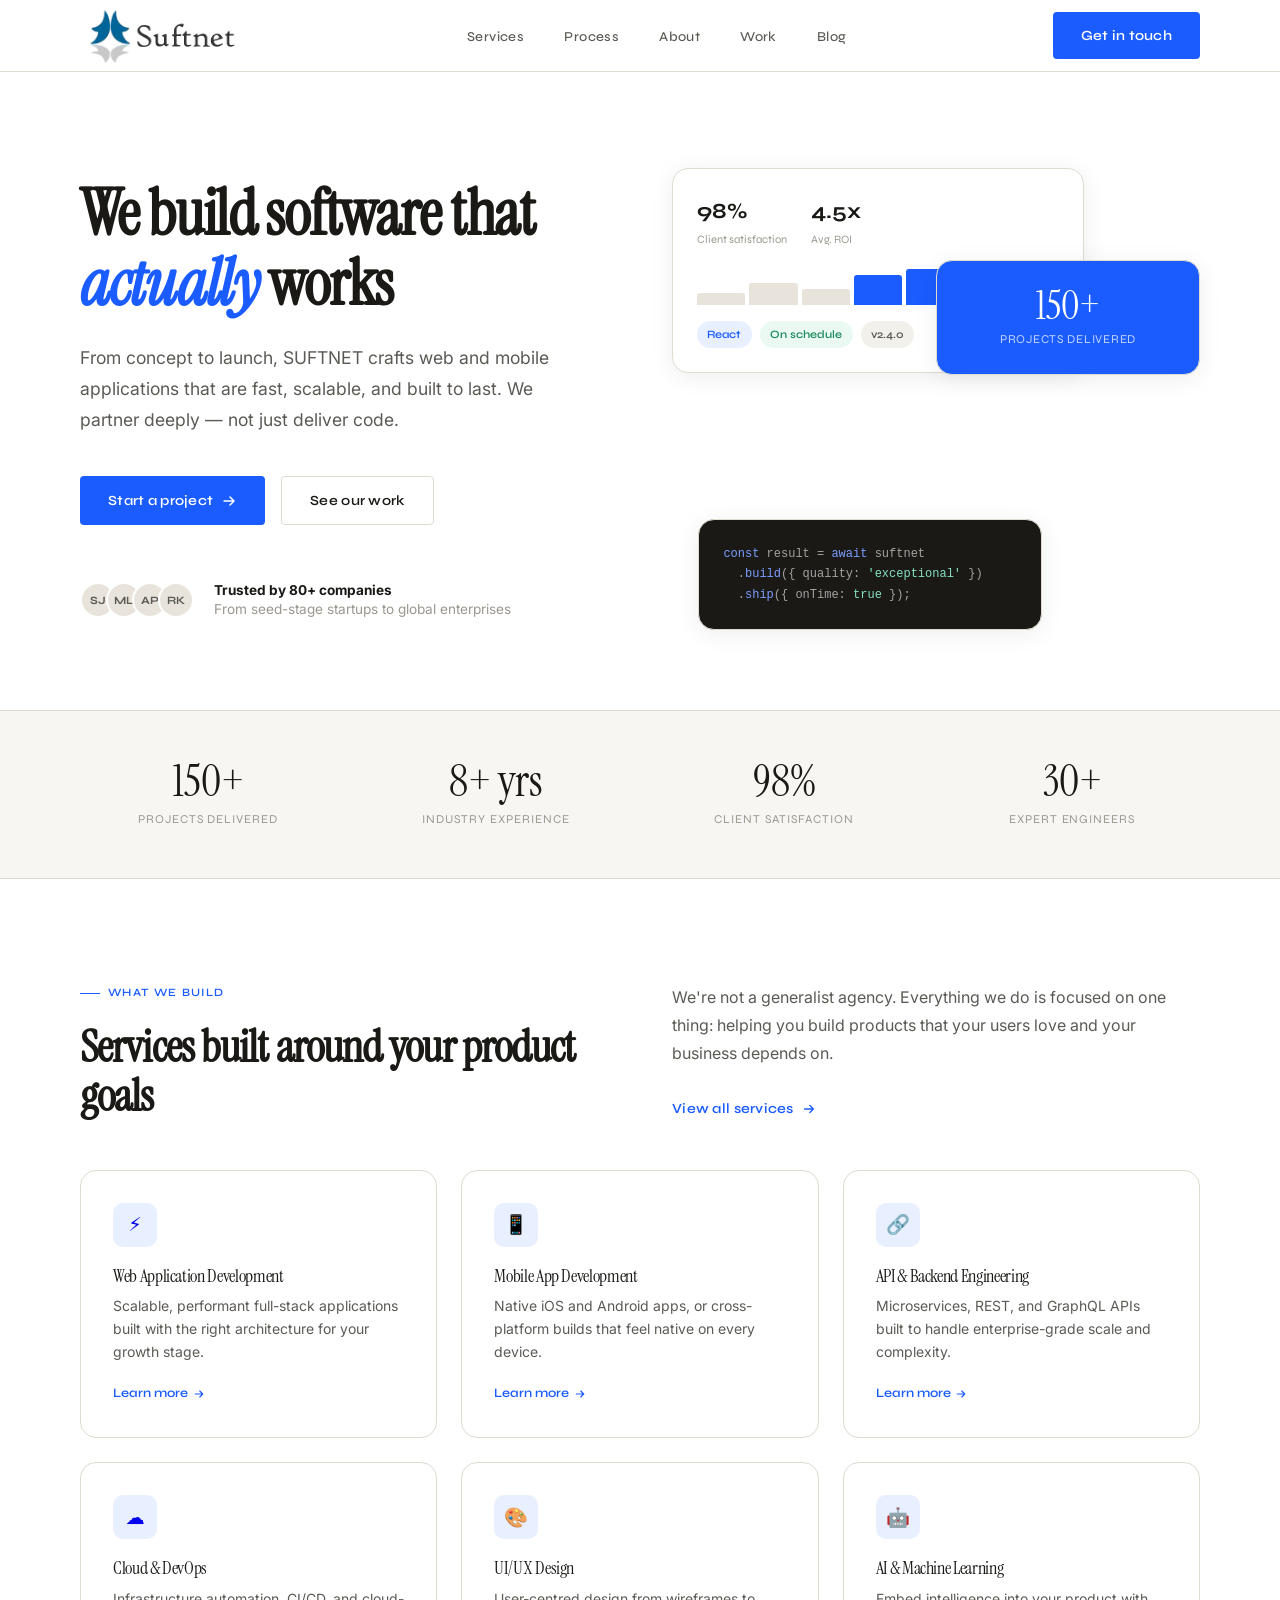
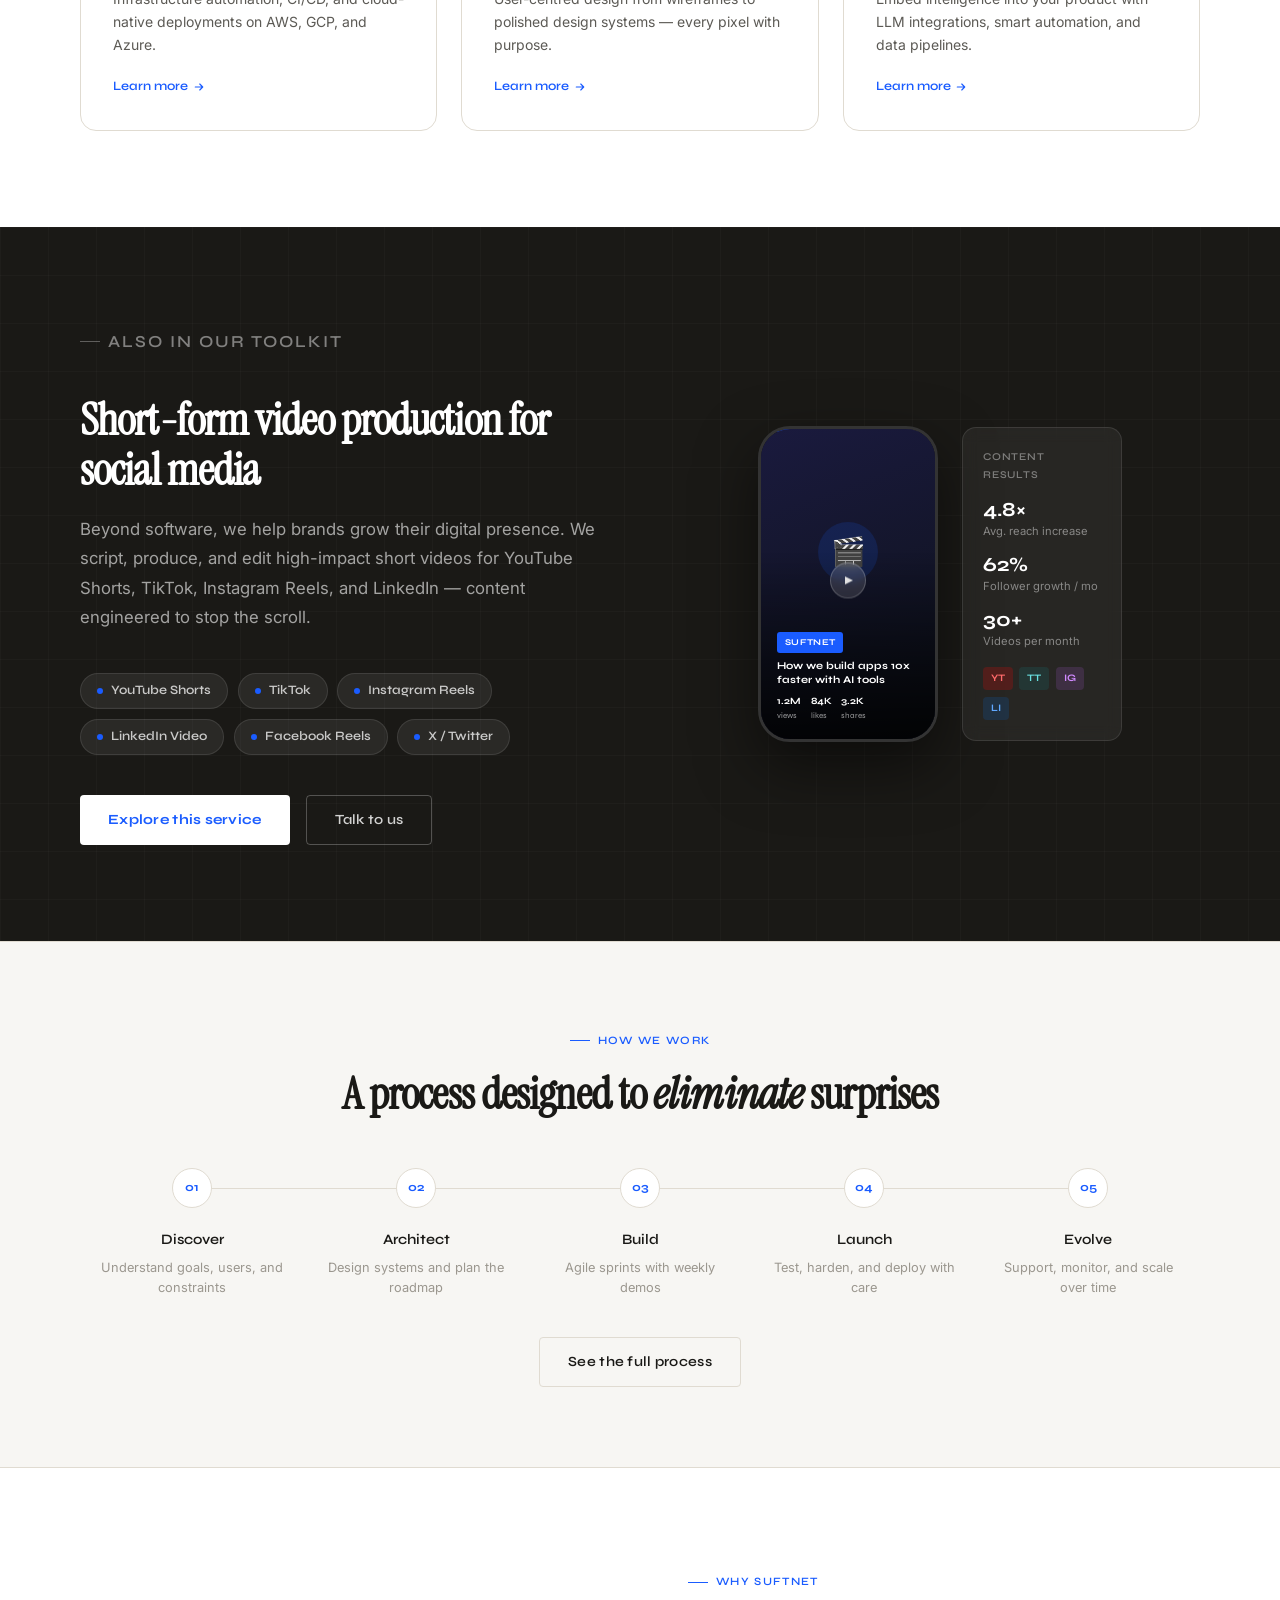
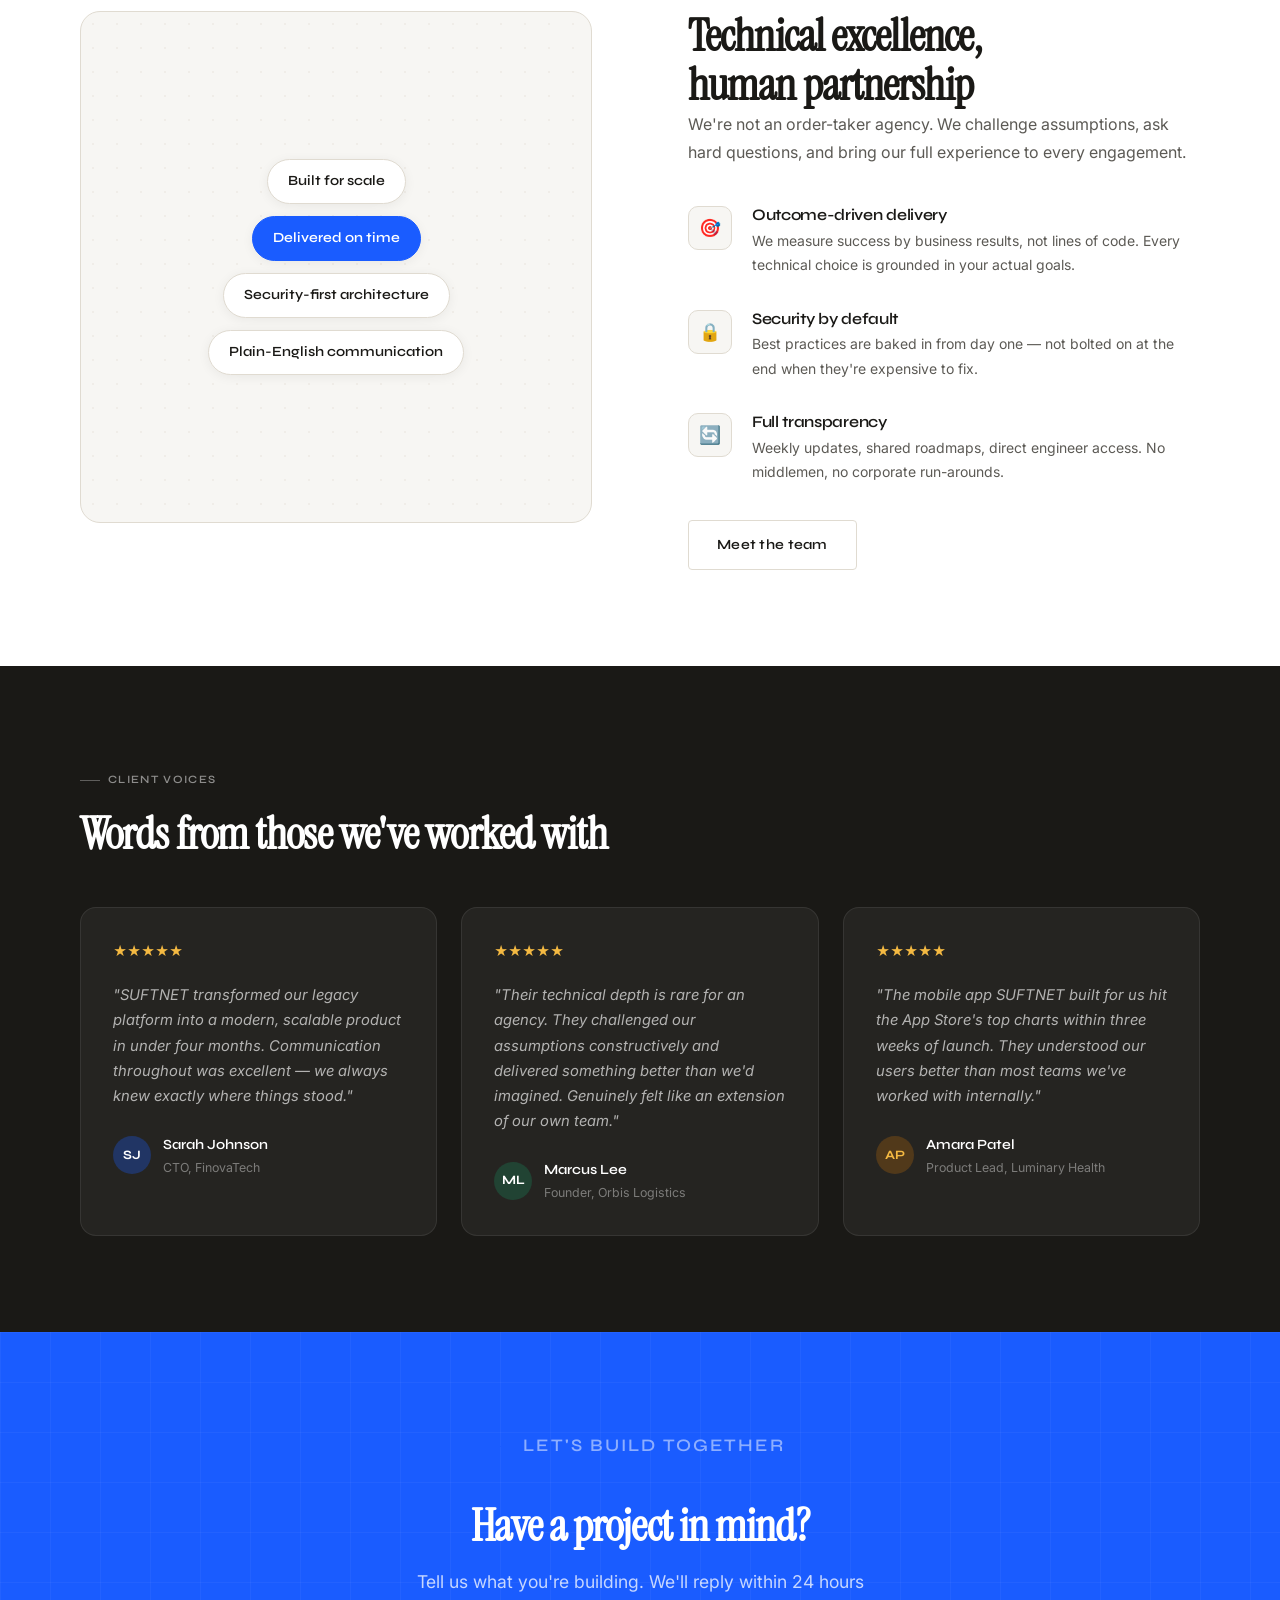
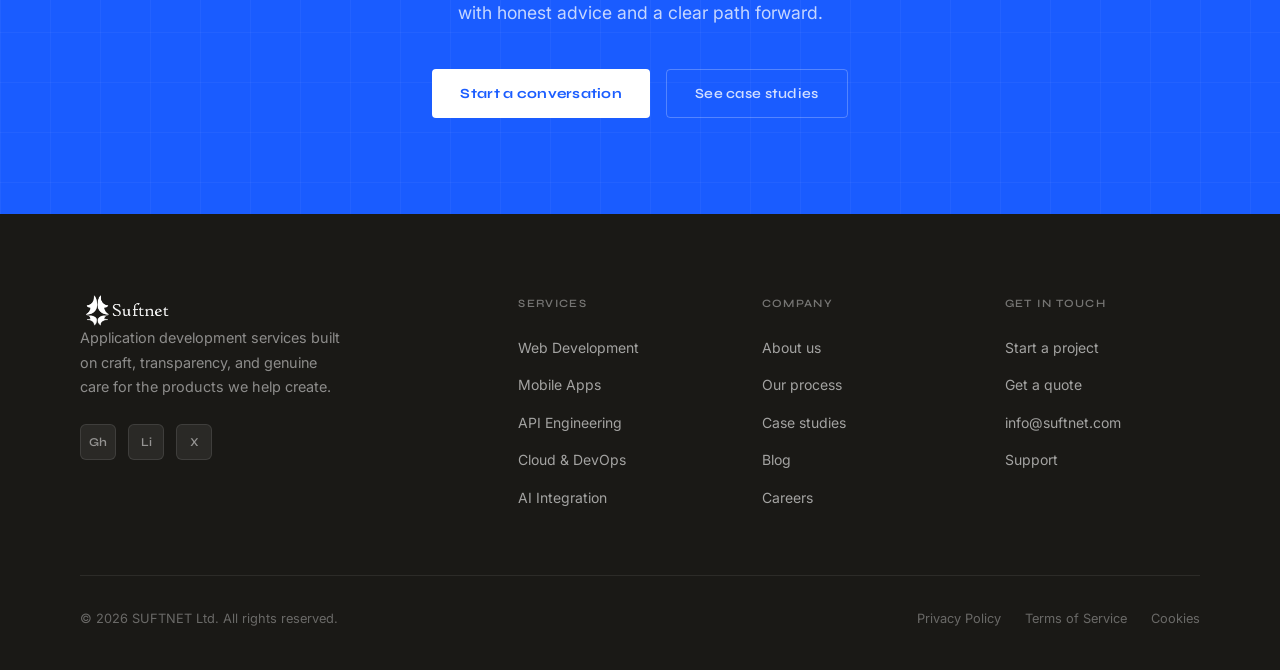
<file: index.html>
<!DOCTYPE html>
<html lang="en">
<head>
<meta charset="UTF-8">
<meta name="viewport" content="width=device-width, initial-scale=1.0">
<title>SUFTNET — Application Development Services</title>
<meta name="description" content="SUFTNET builds high-performance web and mobile applications for startups and enterprises. Clean architecture, modern technology, exceptional results.">
<link rel="stylesheet" href="css/style.css">
<style>
/* ---- HOME-SPECIFIC ---- */
.hero {
  padding: calc(var(--nav-h) + 6rem) 0 5rem;
  background: var(--white);
  position: relative;
  overflow: hidden;
}
.hero-inner {
  display: grid;
  grid-template-columns: 1fr 1fr;
  gap: 4rem;
  align-items: center;
}
.hero-eyebrow {
  display: inline-flex;
  align-items: center;
  gap: 0.5rem;
  background: var(--accent-light);
  color: var(--accent);
  font-family: var(--sans);
  font-size: 0.75rem;
  font-weight: 600;
  letter-spacing: 0.08em;
  padding: 0.4rem 0.9rem;
  border-radius: 100px;
  margin-bottom: 2rem;
}
.hero-eyebrow span { width: 6px; height: 6px; border-radius: 50%; background: var(--accent); animation: blink 2s infinite; }
@keyframes blink { 0%,100%{opacity:1}50%{opacity:0.4} }
.hero h1 { margin-bottom: 1.5rem; }
.hero h1 em { font-style: italic; color: var(--accent); }
.hero-lead {
  font-size: 1.1rem;
  color: var(--text-2);
  max-width: 480px;
  margin-bottom: 2.5rem;
  line-height: 1.75;
}
.hero-actions { display: flex; gap: 1rem; flex-wrap: wrap; }
.hero-trust {
  margin-top: 3.5rem;
  display: flex;
  align-items: center;
  gap: 1.25rem;
}
.trust-avatars { display: flex; }
.trust-avatars .av {
  width: 36px; height: 36px; border-radius: 50%;
  background: var(--stone);
  border: 2px solid #fff;
  display: flex; align-items: center; justify-content: center;
  font-size: 0.7rem; font-weight: 700; font-family: var(--sans);
  color: var(--text-2);
  margin-left: -10px;
}
.trust-avatars .av:first-child { margin-left: 0; }
.trust-text { font-size: 0.85rem; color: var(--text-3); line-height: 1.4; }
.trust-text strong { color: var(--text); display: block; }
.hero-visual {
  position: relative;
}
.hero-card-stack { position: relative; width: 100%; aspect-ratio: 4/3.5; }
.hcard {
  position: absolute;
  background: var(--white);
  border: 1px solid var(--border);
  border-radius: 16px;
  padding: 1.5rem;
  box-shadow: 0 4px 24px rgba(0,0,0,0.07);
}
.hcard-main {
  width: 78%; left: 0; top: 0;
  background: var(--white);
}
.hcard-stat {
  width: 50%; right: 0; top: 20%;
  background: var(--accent);
  color: #fff;
  text-align: center;
}
.hcard-stat .big { font-family: var(--serif); font-size: 2.5rem; color: #fff; line-height: 1; }
.hcard-stat .lbl { font-size: 0.75rem; color: rgba(255,255,255,0.75); font-family: var(--sans); margin-top: 0.25rem; letter-spacing: 0.06em; }
.hcard-code {
  width: 65%; left: 5%; bottom: 0;
  background: var(--text);
  font-family: monospace; font-size: 0.75rem; line-height: 1.7;
  color: rgba(255,255,255,0.6);
}
.hcard-code .kw { color: #7c9eff; }
.hcard-code .str { color: #85e0c0; }
.mini-chart { display: flex; align-items: flex-end; gap: 4px; height: 40px; margin-top: 1rem; }
.bar-item { flex: 1; border-radius: 3px 3px 0 0; background: var(--stone); }
.bar-item.hi { background: var(--accent); }
.kpi-row { display: flex; gap: 1.5rem; margin-bottom: 1rem; }
.kpi { font-family: var(--sans); }
.kpi .n { font-size: 1.35rem; font-weight: 700; color: var(--text); }
.kpi .l { font-size: 0.7rem; color: var(--text-3); }
.badge-row { display: flex; gap: 0.5rem; flex-wrap: wrap; }
.badge {
  font-family: var(--sans);
  font-size: 0.7rem;
  font-weight: 600;
  padding: 0.25rem 0.65rem;
  border-radius: 100px;
  background: var(--accent-light);
  color: var(--accent);
}
.badge.green { background: #eafaf3; color: #1a8a5c; }
.badge.gray { background: var(--cream); color: var(--text-2); }

/* STATS BAND */
.stats-band {
  background: var(--off-white);
  border-top: 1px solid var(--border);
  border-bottom: 1px solid var(--border);
  padding: 3rem 0;
}
.stats-grid {
  display: grid;
  grid-template-columns: repeat(4, 1fr);
  gap: 2rem;
  text-align: center;
}
.stat-num {
  font-family: var(--serif);
  font-size: 2.75rem;
  color: var(--text);
  line-height: 1;
}
.stat-label { font-family: var(--sans); font-size: 0.75rem; letter-spacing: 0.08em; color: var(--text-3); text-transform: uppercase; margin-top: 0.4rem; }

/* DIVIDER BAND */
.divider-band {
  background: var(--off-white);
  border-top: 1px solid var(--border);
  border-bottom: 1px solid var(--border);
  padding: 2.5rem 0;
}
.divider-inner {
  display: flex;
  align-items: center;
  justify-content: center;
  gap: 3rem;
  flex-wrap: wrap;
}
.divider-item {
  display: flex; align-items: center; gap: 0.65rem;
  font-family: var(--sans); font-size: 0.82rem; font-weight: 600;
  color: var(--text-2); white-space: nowrap;
}
.divider-dot { width: 8px; height: 8px; border-radius: 50%; background: var(--accent); flex-shrink: 0; }
.divider-sep { width: 1px; height: 24px; background: var(--border); }

/* VIDEO FEATURE SECTION */
.video-feature {
  background: var(--text);
  padding: 6rem 0;
  overflow: hidden;
  position: relative;
}
.video-feature::before {
  content: '';
  position: absolute; inset: 0;
  background-image:
    linear-gradient(rgba(255,255,255,0.025) 1px, transparent 1px),
    linear-gradient(90deg, rgba(255,255,255,0.025) 1px, transparent 1px);
  background-size: 48px 48px;
}
.vf-inner {
  display: grid;
  grid-template-columns: 1fr 1fr;
  gap: 5rem;
  align-items: center;
  position: relative;
}
.vf-content .tag { color: rgba(255,255,255,0.45); }
.vf-content .tag::before { background: rgba(255,255,255,0.3); }
.vf-content h2 { color: #fff; margin-bottom: 1.25rem; }
.vf-content > p { color: rgba(255,255,255,0.6); font-size: 1.05rem; margin-bottom: 2.5rem; line-height: 1.75; }
.vf-pills { display: flex; flex-wrap: wrap; gap: 0.6rem; margin-bottom: 2.5rem; }
.vf-pill {
  display: flex; align-items: center; gap: 0.5rem;
  background: rgba(255,255,255,0.07);
  border: 1px solid rgba(255,255,255,0.1);
  border-radius: 100px;
  padding: 0.4rem 1rem;
  font-family: var(--sans); font-size: 0.8rem; font-weight: 600;
  color: rgba(255,255,255,0.75);
}
.vf-pill .pip { width: 6px; height: 6px; border-radius: 50%; background: var(--accent); }
.vf-phone-wrap {
  display: flex; justify-content: center; align-items: center;
  gap: 1.5rem; position: relative;
}
.vf-phone {
  width: 180px;
  background: #111;
  border-radius: 32px;
  border: 3px solid #333;
  overflow: hidden;
  box-shadow: 0 24px 60px rgba(0,0,0,0.5);
  position: relative;
}
.vf-phone-inner { aspect-ratio: 9/16; background: #1a1a2e; position: relative; overflow: hidden; }
.vf-phone-screen {
  position: absolute; inset: 0;
  display: flex; flex-direction: column; justify-content: flex-end;
  padding: 1rem;
}
.vf-phone-overlay {
  position: absolute; inset: 0;
  background: linear-gradient(to top, rgba(0,0,0,0.8) 0%, transparent 60%);
}
.vf-phone-content { position: relative; z-index: 1; }
.vf-phone-tag { display: inline-block; background: var(--accent); color: #fff; font-family: var(--sans); font-size: 0.55rem; font-weight: 700; padding: 0.2rem 0.5rem; border-radius: 3px; margin-bottom: 0.4rem; letter-spacing: 0.04em; }
.vf-phone-title { font-family: var(--sans); font-size: 0.65rem; font-weight: 700; color: #fff; line-height: 1.3; margin-bottom: 0.4rem; }
.vf-phone-stats { display: flex; gap: 0.6rem; }
.vf-phone-stat { font-family: var(--sans); font-size: 0.5rem; color: rgba(255,255,255,0.6); }
.vf-phone-stat strong { color: #fff; display: block; font-size: 0.6rem; }
.vf-play {
  position: absolute; top: 50%; left: 50%; transform: translate(-50%,-60%);
  width: 36px; height: 36px;
  background: rgba(255,255,255,0.15);
  border: 1.5px solid rgba(255,255,255,0.25);
  border-radius: 50%;
  display: flex; align-items: center; justify-content: center;
  backdrop-filter: blur(4px);
}
.vf-play svg { margin-left: 2px; }
.vf-phone-bars { position: absolute; top: 0; left: 0; right: 0; height: 3px; background: rgba(255,255,255,0.1); }
.vf-phone-bar { height: 100%; width: 45%; background: var(--accent); border-radius: 0 2px 2px 0; }
.vf-side-card {
  background: rgba(255,255,255,0.06);
  border: 1px solid rgba(255,255,255,0.1);
  border-radius: 14px; padding: 1.25rem;
  width: 160px;
  backdrop-filter: blur(8px);
}
.vf-side-card h4 { color: rgba(255,255,255,0.4); font-size: 0.65rem; letter-spacing: 0.08em; text-transform: uppercase; margin-bottom: 1rem; font-family: var(--sans); font-weight: 600; }
.vf-metric { margin-bottom: 0.85rem; }
.vf-metric .vn { font-family: var(--sans); font-weight: 700; font-size: 1.25rem; color: #fff; line-height: 1; }
.vf-metric .vl { font-size: 0.7rem; color: rgba(255,255,255,0.45); margin-top: 0.15rem; }
.vf-platform-row { display: flex; gap: 0.4rem; flex-wrap: wrap; margin-top: 1rem; }
.vf-platform {
  font-family: var(--sans); font-size: 0.62rem; font-weight: 700;
  padding: 0.2rem 0.5rem; border-radius: 4px;
  background: rgba(255,255,255,0.08); color: rgba(255,255,255,0.6);
}
.vf-platform.yt { background: rgba(255,0,0,0.2); color: #ff6b6b; }
.vf-platform.tt { background: rgba(0,255,255,0.08); color: #69e0e0; }
.vf-platform.ig { background: rgba(200,100,255,0.15); color: #d08aff; }
.vf-platform.li { background: rgba(0,118,255,0.15); color: #60a8ff; }
.vf-cta-row { display: flex; gap: 1rem; flex-wrap: wrap; }
.btn-white { background: #fff !important; color: var(--accent) !important; font-family: var(--sans); font-weight: 700; }
.btn-white:hover { background: var(--off-white) !important; }
.btn-ghost-white {
  background: transparent !important; color: rgba(255,255,255,0.8) !important;
  border: 1.5px solid rgba(255,255,255,0.25) !important; font-family: var(--sans); font-weight: 600;
}
.btn-ghost-white:hover { border-color: rgba(255,255,255,0.6) !important; color: #fff !important; }

/* SERVICES OVERVIEW */
.services-intro { padding: 6rem 0 3rem; }
.intro-row {
  display: grid;
  grid-template-columns: 1fr 1fr;
  gap: 4rem;
  align-items: end;
}
.services-grid {
  display: grid;
  grid-template-columns: repeat(3, 1fr);
  gap: 1.5rem;
  padding-bottom: 6rem;
}
.svc {
  padding: 2rem;
  border: 1px solid var(--border);
  border-radius: var(--r-lg);
  background: var(--white);
  transition: all 0.25s;
  text-decoration: none;
  display: block;
}
.svc:hover { border-color: var(--accent); box-shadow: 0 8px 32px rgba(26,92,255,0.08); transform: translateY(-3px); }
.svc-icon {
  width: 44px; height: 44px;
  background: var(--accent-light);
  border-radius: 10px;
  display: flex; align-items: center; justify-content: center;
  font-size: 1.2rem;
  margin-bottom: 1.25rem;
}
.svc h3 { font-size: 1.1rem; margin-bottom: 0.5rem; }
.svc p { font-size: 0.875rem; color: var(--text-2); line-height: 1.65; }
.svc-arrow {
  display: inline-flex;
  align-items: center;
  gap: 0.3rem;
  font-family: var(--sans);
  font-size: 0.8rem;
  font-weight: 600;
  color: var(--accent);
  margin-top: 1.25rem;
}

/* PROCESS STRIP */
.process-strip { background: var(--off-white); border-top: 1px solid var(--border); border-bottom: 1px solid var(--border); padding: 5rem 0; }
.process-steps {
  display: grid;
  grid-template-columns: repeat(5, 1fr);
  gap: 0;
  position: relative;
}
.process-steps::before {
  content: '';
  position: absolute;
  top: 20px;
  left: calc(100% / 10);
  right: calc(100% / 10);
  height: 1px;
  background: var(--border);
}
.pstep { padding: 0 1rem; text-align: center; position: relative; }
.pstep-num {
  width: 40px; height: 40px;
  background: var(--white);
  border: 1.5px solid var(--border);
  border-radius: 50%;
  display: flex; align-items: center; justify-content: center;
  font-family: var(--sans);
  font-size: 0.75rem;
  font-weight: 700;
  color: var(--accent);
  margin: 0 auto 1.25rem;
  position: relative;
  z-index: 1;
}
.pstep h4 { font-family: var(--sans); font-size: 0.9rem; font-weight: 600; color: var(--text); text-transform: none; letter-spacing: 0; margin-bottom: 0.4rem; }
.pstep p { font-size: 0.8rem; color: var(--text-3); line-height: 1.5; }

/* WHY STRIP */
.why-strip { padding: 6rem 0; }
.why-grid { display: grid; grid-template-columns: 1fr 1fr; gap: 6rem; align-items: center; }
.why-image {
  background: var(--off-white);
  border: 1px solid var(--border);
  border-radius: 20px;
  overflow: hidden;
  aspect-ratio: 1;
  display: flex; align-items: center; justify-content: center;
  position: relative;
}
.pattern-bg {
  position: absolute; inset: 0;
  background-image: radial-gradient(var(--stone) 1px, transparent 1px);
  background-size: 24px 24px;
  opacity: 0.5;
}
.floating-badges {
  position: relative; z-index: 1;
  display: flex; flex-direction: column; gap: 0.75rem; align-items: center;
}
.fbadge {
  background: var(--white);
  border: 1px solid var(--border);
  border-radius: 100px;
  padding: 0.6rem 1.25rem;
  font-family: var(--sans);
  font-size: 0.875rem;
  font-weight: 600;
  color: var(--text);
  box-shadow: 0 2px 12px rgba(0,0,0,0.06);
}
.fbadge.accent { background: var(--accent); color: #fff; border-color: var(--accent); }
.why-points { display: flex; flex-direction: column; gap: 2rem; }
.why-point { display: flex; gap: 1.25rem; }
.wp-icon {
  flex-shrink: 0;
  width: 44px; height: 44px;
  background: var(--off-white);
  border: 1px solid var(--border);
  border-radius: 10px;
  display: flex; align-items: center; justify-content: center;
  font-size: 1.1rem;
}
.why-point h3 { font-size: 1rem; font-family: var(--sans); font-weight: 600; margin-bottom: 0.3rem; }
.why-point p { font-size: 0.875rem; }

/* TESTIMONIAL */
.testi-band { background: var(--text); padding: 6rem 0; }
.testi-band .tag::before { background: rgba(255,255,255,0.3); }
.testi-band .tag { color: rgba(255,255,255,0.5); }
.testi-band h2 { color: #fff; margin-bottom: 3rem; }
.testi-grid {
  display: grid;
  grid-template-columns: repeat(3, 1fr);
  gap: 1.5rem;
}
.tcard {
  background: rgba(255,255,255,0.05);
  border: 1px solid rgba(255,255,255,0.08);
  border-radius: var(--r-lg);
  padding: 2rem;
}
.tcard-stars { color: #f4b942; font-size: 0.85rem; margin-bottom: 1.25rem; }
.tcard p { color: rgba(255,255,255,0.65); font-size: 0.925rem; font-style: italic; line-height: 1.7; margin-bottom: 1.5rem; }
.tcard-author { display: flex; align-items: center; gap: 0.75rem; }
.tcard-av {
  width: 38px; height: 38px; border-radius: 50%;
  background: rgba(26,92,255,0.3);
  display: flex; align-items: center; justify-content: center;
  font-family: var(--sans); font-size: 0.8rem; font-weight: 700; color: #fff;
}
.tcard-av.b { background: rgba(26,138,92,0.3); }
.tcard-av.c { background: rgba(255,140,0,0.2); color: #f4b942; }
.tcard-name { font-family: var(--sans); font-size: 0.875rem; font-weight: 600; color: #fff; }
.tcard-role { font-size: 0.775rem; color: rgba(255,255,255,0.4); }

/* CTA BANNER */
.cta-banner {
  padding: 6rem 0;
  background: var(--accent);
  text-align: center;
  position: relative;
  overflow: hidden;
}
.cta-banner::before {
  content: '';
  position: absolute;
  inset: 0;
  background-image:
    linear-gradient(rgba(255,255,255,0.04) 1px, transparent 1px),
    linear-gradient(90deg, rgba(255,255,255,0.04) 1px, transparent 1px);
  background-size: 50px 50px;
}
.cta-banner h2 { color: #fff; max-width: 600px; margin: 0 auto 1rem; position: relative; }
.cta-banner p { color: rgba(255,255,255,0.75); font-size: 1.1rem; max-width: 460px; margin: 0 auto 2.5rem; position: relative; }
.cta-banner .btn-white {
  background: #fff;
  color: var(--accent);
  font-family: var(--sans);
  font-weight: 700;
}
.cta-banner .btn-white:hover { background: var(--off-white); }
.cta-banner .btn-ghost-white {
  background: transparent;
  color: #fff;
  border: 1.5px solid rgba(255,255,255,0.4);
  font-family: var(--sans);
  font-weight: 600;
}
.cta-banner .btn-ghost-white:hover { border-color: #fff; }
.cta-actions { display: flex; gap: 1rem; justify-content: center; flex-wrap: wrap; position: relative; }

/* TECH SCROLL */
.tech-scroll-section { padding: 3.5rem 0; border-top: 1px solid var(--border); border-bottom: 1px solid var(--border); overflow: hidden; }
.scroll-label { font-family: var(--sans); font-size: 0.72rem; letter-spacing: 0.1em; text-transform: uppercase; color: var(--text-3); text-align: center; margin-bottom: 1.5rem; }
.tech-track-wrap { overflow: hidden; margin: 0 -2.5rem; }
.tech-track { display: flex; gap: 0.75rem; width: max-content; animation: marquee 28s linear infinite; }
.tech-track:hover { animation-play-state: paused; }
@keyframes marquee { from { transform: translateX(0); } to { transform: translateX(-50%); } }
.tech-chip {
  background: var(--off-white);
  border: 1px solid var(--border);
  border-radius: 100px;
  padding: 0.45rem 1.1rem;
  font-family: var(--sans);
  font-size: 0.825rem;
  font-weight: 600;
  color: var(--text-2);
  white-space: nowrap;
}

@media (max-width: 1024px) {
  .hero-inner { grid-template-columns: 1fr; }
  .hero-visual { display: none; }
  .services-grid { grid-template-columns: repeat(2, 1fr); }
  .stats-grid { grid-template-columns: repeat(2, 1fr); }
  .process-steps { grid-template-columns: repeat(3, 1fr); gap: 2rem; }
  .process-steps::before { display: none; }
  .testi-grid { grid-template-columns: 1fr 1fr; }
  .why-grid { grid-template-columns: 1fr; }
  .why-image { aspect-ratio: 16/7; }
  .vf-inner { grid-template-columns: 1fr; gap: 3rem; }
  .vf-phone-wrap { justify-content: flex-start; }
}
@media (max-width: 640px) {
  .services-grid { grid-template-columns: 1fr; }
  .testi-grid { grid-template-columns: 1fr; }
  .process-steps { grid-template-columns: 1fr 1fr; }
  .intro-row { grid-template-columns: 1fr; }
  .divider-inner { gap: 1.25rem; }
  .divider-sep { display: none; }
  .vf-phone-wrap { flex-direction: column; align-items: flex-start; }
  .vf-side-card { width: 100%; }
}
</style>
</head>
<body>

<!-- NAV -->
<nav class="nav">
  <div class="container">
    <a href="index.html" class="nav-logo-img"><img src="assets/img/logo.png" alt="Suftnet" style="height:56px;width:auto;display:block;"></a>
    <ul class="nav-links">
      <li><a href="services.html">Services</a></li>
      <li><a href="process.html">Process</a></li>
      <li><a href="about.html">About</a></li>
      <li><a href="case-studies.html">Work</a></li>
      <li><a href="blog.html">Blog</a></li>
    </ul>
    <a href="contact.html" class="btn btn-primary nav-cta">Get in touch</a>
  </div>
</nav>

<!-- HERO -->
<section class="hero">
  <div class="container">
    <div class="hero-inner">
      <div>
        <h1>We build software that <em>actually</em> works</h1>
        <p class="hero-lead">From concept to launch, SUFTNET crafts web and mobile applications that are fast, scalable, and built to last. We partner deeply — not just deliver code.</p>
        <div class="hero-actions">
          <a href="contact.html" class="btn btn-primary">Start a project <svg width="16" height="16" fill="none" viewBox="0 0 16 16"><path d="M3 8h10M9 4l4 4-4 4" stroke="currentColor" stroke-width="1.5" stroke-linecap="round" stroke-linejoin="round"/></svg></a>
          <a href="case-studies.html" class="btn btn-outline">See our work</a>
        </div>
        <div class="hero-trust">
          <div class="trust-avatars">
            <div class="av">SJ</div>
            <div class="av">ML</div>
            <div class="av">AP</div>
            <div class="av">RK</div>
          </div>
          <div class="trust-text">
            <strong>Trusted by 80+ companies</strong>
            From seed-stage startups to global enterprises
          </div>
        </div>
      </div>
      <div class="hero-visual">
        <div class="hero-card-stack">
          <div class="hcard hcard-main">
            <div class="kpi-row">
              <div class="kpi"><div class="n">98%</div><div class="l">Client satisfaction</div></div>
              <div class="kpi"><div class="n">4.5x</div><div class="l">Avg. ROI</div></div>
            </div>
            <div class="mini-chart">
              <div class="bar-item" style="height:30%"></div>
              <div class="bar-item" style="height:55%"></div>
              <div class="bar-item" style="height:40%"></div>
              <div class="bar-item hi" style="height:75%"></div>
              <div class="bar-item hi" style="height:90%"></div>
              <div class="bar-item hi" style="height:85%"></div>
              <div class="bar-item hi" style="height:100%"></div>
            </div>
            <div style="margin-top:1rem">
              <div class="badge-row">
                <span class="badge">React</span>
                <span class="badge green">On schedule</span>
                <span class="badge gray">v2.4.0</span>
              </div>
            </div>
          </div>
          <div class="hcard hcard-stat">
            <div class="big">150+</div>
            <div class="lbl">PROJECTS DELIVERED</div>
          </div>
          <div class="hcard hcard-code">
            <div><span class="kw">const</span> result = <span class="kw">await</span> suftnet</div>
            <div>&nbsp;&nbsp;.<span class="kw">build</span>({ quality: <span class="str">'exceptional'</span> })</div>
            <div>&nbsp;&nbsp;.<span class="kw">ship</span>({ onTime: <span class="str">true</span> });</div>
          </div>
        </div>
      </div>
    </div>
  </div>
</section>

<!-- STATS BAND -->
<div class="stats-band">
  <div class="container">
    <div class="stats-grid">
      <div class="reveal">
        <div class="stat-num count-up" data-target="150" data-suffix="+">150+</div>
        <div class="stat-label">Projects delivered</div>
      </div>
      <div class="reveal" data-delay="100">
        <div class="stat-num count-up" data-target="8" data-suffix="+ yrs">8+ yrs</div>
        <div class="stat-label">Industry experience</div>
      </div>
      <div class="reveal" data-delay="200">
        <div class="stat-num count-up" data-target="98" data-suffix="%">98%</div>
        <div class="stat-label">Client satisfaction</div>
      </div>
      <div class="reveal" data-delay="300">
        <div class="stat-num count-up" data-target="30" data-suffix="+">30+</div>
        <div class="stat-label">Expert engineers</div>
      </div>
    </div>
  </div>
</div>

<!-- SERVICES OVERVIEW -->
<section class="services-intro">
  <div class="container">
    <div class="intro-row">
      <div>
        <p class="tag">What we build</p>
        <h2>Services built around your product goals</h2>
      </div>
      <div>
        <p>We're not a generalist agency. Everything we do is focused on one thing: helping you build products that your users love and your business depends on.</p>
        <br>
        <a href="services.html" class="btn btn-text">View all services <svg width="14" height="14" fill="none" viewBox="0 0 16 16"><path d="M3 8h10M9 4l4 4-4 4" stroke="currentColor" stroke-width="1.5" stroke-linecap="round" stroke-linejoin="round"/></svg></a>
      </div>
    </div>
  </div>
</section>
<div class="container">
  <div class="services-grid">
    <a href="services.html#web" class="svc reveal">
      <div class="svc-icon">⚡</div>
      <h3>Web Application Development</h3>
      <p>Scalable, performant full-stack applications built with the right architecture for your growth stage.</p>
      <div class="svc-arrow">Learn more <svg width="12" height="12" fill="none" viewBox="0 0 16 16"><path d="M3 8h10M9 4l4 4-4 4" stroke="currentColor" stroke-width="1.5" stroke-linecap="round" stroke-linejoin="round"/></svg></div>
    </a>
    <a href="services.html#mobile" class="svc reveal" data-delay="80">
      <div class="svc-icon">📱</div>
      <h3>Mobile App Development</h3>
      <p>Native iOS and Android apps, or cross-platform builds that feel native on every device.</p>
      <div class="svc-arrow">Learn more <svg width="12" height="12" fill="none" viewBox="0 0 16 16"><path d="M3 8h10M9 4l4 4-4 4" stroke="currentColor" stroke-width="1.5" stroke-linecap="round" stroke-linejoin="round"/></svg></div>
    </a>
    <a href="services.html#api" class="svc reveal" data-delay="160">
      <div class="svc-icon">🔗</div>
      <h3>API & Backend Engineering</h3>
      <p>Microservices, REST, and GraphQL APIs built to handle enterprise-grade scale and complexity.</p>
      <div class="svc-arrow">Learn more <svg width="12" height="12" fill="none" viewBox="0 0 16 16"><path d="M3 8h10M9 4l4 4-4 4" stroke="currentColor" stroke-width="1.5" stroke-linecap="round" stroke-linejoin="round"/></svg></div>
    </a>
    <a href="services.html#cloud" class="svc reveal" data-delay="240">
      <div class="svc-icon">☁️</div>
      <h3>Cloud & DevOps</h3>
      <p>Infrastructure automation, CI/CD, and cloud-native deployments on AWS, GCP, and Azure.</p>
      <div class="svc-arrow">Learn more <svg width="12" height="12" fill="none" viewBox="0 0 16 16"><path d="M3 8h10M9 4l4 4-4 4" stroke="currentColor" stroke-width="1.5" stroke-linecap="round" stroke-linejoin="round"/></svg></div>
    </a>
    <a href="services.html#design" class="svc reveal" data-delay="320">
      <div class="svc-icon">🎨</div>
      <h3>UI/UX Design</h3>
      <p>User-centred design from wireframes to polished design systems — every pixel with purpose.</p>
      <div class="svc-arrow">Learn more <svg width="12" height="12" fill="none" viewBox="0 0 16 16"><path d="M3 8h10M9 4l4 4-4 4" stroke="currentColor" stroke-width="1.5" stroke-linecap="round" stroke-linejoin="round"/></svg></div>
    </a>
    <a href="services.html#ai" class="svc reveal" data-delay="400">
      <div class="svc-icon">🤖</div>
      <h3>AI & Machine Learning</h3>
      <p>Embed intelligence into your product with LLM integrations, smart automation, and data pipelines.</p>
      <div class="svc-arrow">Learn more <svg width="12" height="12" fill="none" viewBox="0 0 16 16"><path d="M3 8h10M9 4l4 4-4 4" stroke="currentColor" stroke-width="1.5" stroke-linecap="round" stroke-linejoin="round"/></svg></div>
    </a>
  </div>
</div>

<!-- VIDEO FEATURE -->
<section class="video-feature">
  <div class="container">
    <div class="vf-inner">
      <div class="vf-content reveal">
        <p class="tag">Also in our toolkit</p>
        <h2>Short-form video production for social media</h2>
        <p>Beyond software, we help brands grow their digital presence. We script, produce, and edit high-impact short videos for YouTube Shorts, TikTok, Instagram Reels, and LinkedIn — content engineered to stop the scroll.</p>
        <div class="vf-pills">
          <div class="vf-pill"><div class="pip"></div>YouTube Shorts</div>
          <div class="vf-pill"><div class="pip"></div>TikTok</div>
          <div class="vf-pill"><div class="pip"></div>Instagram Reels</div>
          <div class="vf-pill"><div class="pip"></div>LinkedIn Video</div>
          <div class="vf-pill"><div class="pip"></div>Facebook Reels</div>
          <div class="vf-pill"><div class="pip"></div>X / Twitter</div>
        </div>
        <div class="vf-cta-row">
          <a href="services.html#video" class="btn btn-white">Explore this service</a>
          <a href="contact.html" class="btn btn-ghost-white">Talk to us</a>
        </div>
      </div>
      <div class="vf-phone-wrap reveal" data-delay="200">
        <div class="vf-phone">
          <div class="vf-phone-inner">
            <div class="vf-phone-bars"><div class="vf-phone-bar"></div></div>
            <div style="position:absolute;inset:0;background:linear-gradient(160deg,#1a1a3e 0%,#0d1117 100%);"></div>
            <div style="position:absolute;top:30%;left:50%;transform:translateX(-50%);width:60px;height:60px;border-radius:50%;background:rgba(26,92,255,0.15);display:flex;align-items:center;justify-content:center;">
              <div style="font-size:1.75rem">🎬</div>
            </div>
            <div class="vf-play">
              <svg width="12" height="12" fill="white" viewBox="0 0 12 12"><path d="M2 2l8 4-8 4V2z"/></svg>
            </div>
            <div class="vf-phone-screen">
              <div class="vf-phone-overlay"></div>
              <div class="vf-phone-content">
                <div class="vf-phone-tag">SUFTNET</div>
                <div class="vf-phone-title">How we build apps 10x faster with AI tools</div>
                <div class="vf-phone-stats">
                  <div class="vf-phone-stat"><strong>1.2M</strong>views</div>
                  <div class="vf-phone-stat"><strong>84K</strong>likes</div>
                  <div class="vf-phone-stat"><strong>3.2K</strong>shares</div>
                </div>
              </div>
            </div>
          </div>
        </div>
        <div class="vf-side-card">
          <h4>Content results</h4>
          <div class="vf-metric"><div class="vn">4.8×</div><div class="vl">Avg. reach increase</div></div>
          <div class="vf-metric"><div class="vn">62%</div><div class="vl">Follower growth / mo</div></div>
          <div class="vf-metric"><div class="vn">30+</div><div class="vl">Videos per month</div></div>
          <div class="vf-platform-row">
            <span class="vf-platform yt">YT</span>
            <span class="vf-platform tt">TT</span>
            <span class="vf-platform ig">IG</span>
            <span class="vf-platform li">LI</span>
          </div>
        </div>
      </div>
    </div>
  </div>
</section>

<!-- PROCESS STRIP -->
<div class="process-strip">
  <div class="container">
    <div style="text-align:center; margin-bottom:3rem;">
      <p class="tag" style="justify-content:center">How we work</p>
      <h2>A process designed to <em>eliminate</em> surprises</h2>
    </div>
    <div class="process-steps">
      <div class="pstep reveal"><div class="pstep-num">01</div><h4>Discover</h4><p>Understand goals, users, and constraints</p></div>
      <div class="pstep reveal" data-delay="100"><div class="pstep-num">02</div><h4>Architect</h4><p>Design systems and plan the roadmap</p></div>
      <div class="pstep reveal" data-delay="200"><div class="pstep-num">03</div><h4>Build</h4><p>Agile sprints with weekly demos</p></div>
      <div class="pstep reveal" data-delay="300"><div class="pstep-num">04</div><h4>Launch</h4><p>Test, harden, and deploy with care</p></div>
      <div class="pstep reveal" data-delay="400"><div class="pstep-num">05</div><h4>Evolve</h4><p>Support, monitor, and scale over time</p></div>
    </div>
    <div style="text-align:center; margin-top:2.5rem;">
      <a href="process.html" class="btn btn-outline">See the full process</a>
    </div>
  </div>
</div>

<!-- WHY SUFTNET -->
<section class="why-strip">
  <div class="container">
    <div class="why-grid">
      <div class="why-image">
        <div class="pattern-bg"></div>
        <div class="floating-badges">
          <div class="fbadge">Built for scale</div>
          <div class="fbadge accent">Delivered on time</div>
          <div class="fbadge">Security-first architecture</div>
          <div class="fbadge">Plain-English communication</div>
        </div>
      </div>
      <div>
        <p class="tag">Why SUFTNET</p>
        <h2>Technical excellence,<br>human partnership</h2>
        <p style="margin-bottom:2.5rem;">We're not an order-taker agency. We challenge assumptions, ask hard questions, and bring our full experience to every engagement.</p>
        <div class="why-points">
          <div class="why-point reveal">
            <div class="wp-icon">🎯</div>
            <div>
              <h3>Outcome-driven delivery</h3>
              <p>We measure success by business results, not lines of code. Every technical choice is grounded in your actual goals.</p>
            </div>
          </div>
          <div class="why-point reveal" data-delay="120">
            <div class="wp-icon">🔒</div>
            <div>
              <h3>Security by default</h3>
              <p>Best practices are baked in from day one — not bolted on at the end when they're expensive to fix.</p>
            </div>
          </div>
          <div class="why-point reveal" data-delay="240">
            <div class="wp-icon">🔄</div>
            <div>
              <h3>Full transparency</h3>
              <p>Weekly updates, shared roadmaps, direct engineer access. No middlemen, no corporate run-arounds.</p>
            </div>
          </div>
        </div>
        <br>
        <a href="about.html" class="btn btn-outline" style="margin-top:0.5rem">Meet the team</a>
      </div>
    </div>
  </div>
</section>

<!-- TESTIMONIALS -->
<section class="testi-band">
  <div class="container">
    <p class="tag">Client voices</p>
    <h2>Words from those we've worked with</h2>
    <div class="testi-grid">
      <div class="tcard reveal">
        <div class="tcard-stars">★★★★★</div>
        <p>"SUFTNET transformed our legacy platform into a modern, scalable product in under four months. Communication throughout was excellent — we always knew exactly where things stood."</p>
        <div class="tcard-author">
          <div class="tcard-av">SJ</div>
          <div>
            <div class="tcard-name">Sarah Johnson</div>
            <div class="tcard-role">CTO, FinovaTech</div>
          </div>
        </div>
      </div>
      <div class="tcard reveal" data-delay="100">
        <div class="tcard-stars">★★★★★</div>
        <p>"Their technical depth is rare for an agency. They challenged our assumptions constructively and delivered something better than we'd imagined. Genuinely felt like an extension of our own team."</p>
        <div class="tcard-author">
          <div class="tcard-av b">ML</div>
          <div>
            <div class="tcard-name">Marcus Lee</div>
            <div class="tcard-role">Founder, Orbis Logistics</div>
          </div>
        </div>
      </div>
      <div class="tcard reveal" data-delay="200">
        <div class="tcard-stars">★★★★★</div>
        <p>"The mobile app SUFTNET built for us hit the App Store's top charts within three weeks of launch. They understood our users better than most teams we've worked with internally."</p>
        <div class="tcard-author">
          <div class="tcard-av c">AP</div>
          <div>
            <div class="tcard-name">Amara Patel</div>
            <div class="tcard-role">Product Lead, Luminary Health</div>
          </div>
        </div>
      </div>
    </div>
  </div>
</section>

<!-- CTA BANNER -->
<section class="cta-banner">
  <div class="container">
    <p class="tag" style="color:rgba(255,255,255,0.5); justify-content:center;">Let's build together</p>
    <h2>Have a project in mind?</h2>
    <p>Tell us what you're building. We'll reply within 24 hours with honest advice and a clear path forward.</p>
    <div class="cta-actions">
      <a href="contact.html" class="btn btn-white">Start a conversation</a>
      <a href="case-studies.html" class="btn btn-ghost-white">See case studies</a>
    </div>
  </div>
</section>

<!-- FOOTER -->
<footer>
  <div class="container">
    <div class="footer-grid">
      <div class="footer-brand">
        <a href="index.html" class="nav-logo-img"><img src="assets/img/logo.png" alt="Suftnet" style="height:32px;width:auto;display:block;filter:brightness(0) invert(1);"></a>
        <p>Application development services built on craft, transparency, and genuine care for the products we help create.</p>
        <div class="social-icons">
          <a href="#" class="social-icon">Gh</a>
          <a href="#" class="social-icon">Li</a>
          <a href="#" class="social-icon">X</a>
        </div>
      </div>
      <div class="footer-col">
        <h4>Services</h4>
        <ul>
          <li><a href="services.html">Web Development</a></li>
          <li><a href="services.html">Mobile Apps</a></li>
          <li><a href="services.html">API Engineering</a></li>
          <li><a href="services.html">Cloud & DevOps</a></li>
          <li><a href="services.html">AI Integration</a></li>
        </ul>
      </div>
      <div class="footer-col">
        <h4>Company</h4>
        <ul>
          <li><a href="about.html">About us</a></li>
          <li><a href="process.html">Our process</a></li>
          <li><a href="case-studies.html">Case studies</a></li>
          <li><a href="blog.html">Blog</a></li>
          <li><a href="about.html#careers">Careers</a></li>
        </ul>
      </div>
      <div class="footer-col">
        <h4>Get in touch</h4>
        <ul>
          <li><a href="contact.html">Start a project</a></li>
          <li><a href="contact.html">Get a quote</a></li>
          <li><a href="mailto:info@suftnet.com">info@suftnet.com</a></li>
          <li><a href="contact.html">Support</a></li>
        </ul>
      </div>
    </div>
    <div class="footer-bottom">
      <p>© 2026 SUFTNET Ltd. All rights reserved.</p>
      <div class="footer-legal">
        <a href="#">Privacy Policy</a>
        <a href="#">Terms of Service</a>
        <a href="#">Cookies</a>
      </div>
    </div>
  </div>
</footer>

<script src="js/main.js"></script>
</body>
</html>
</file>
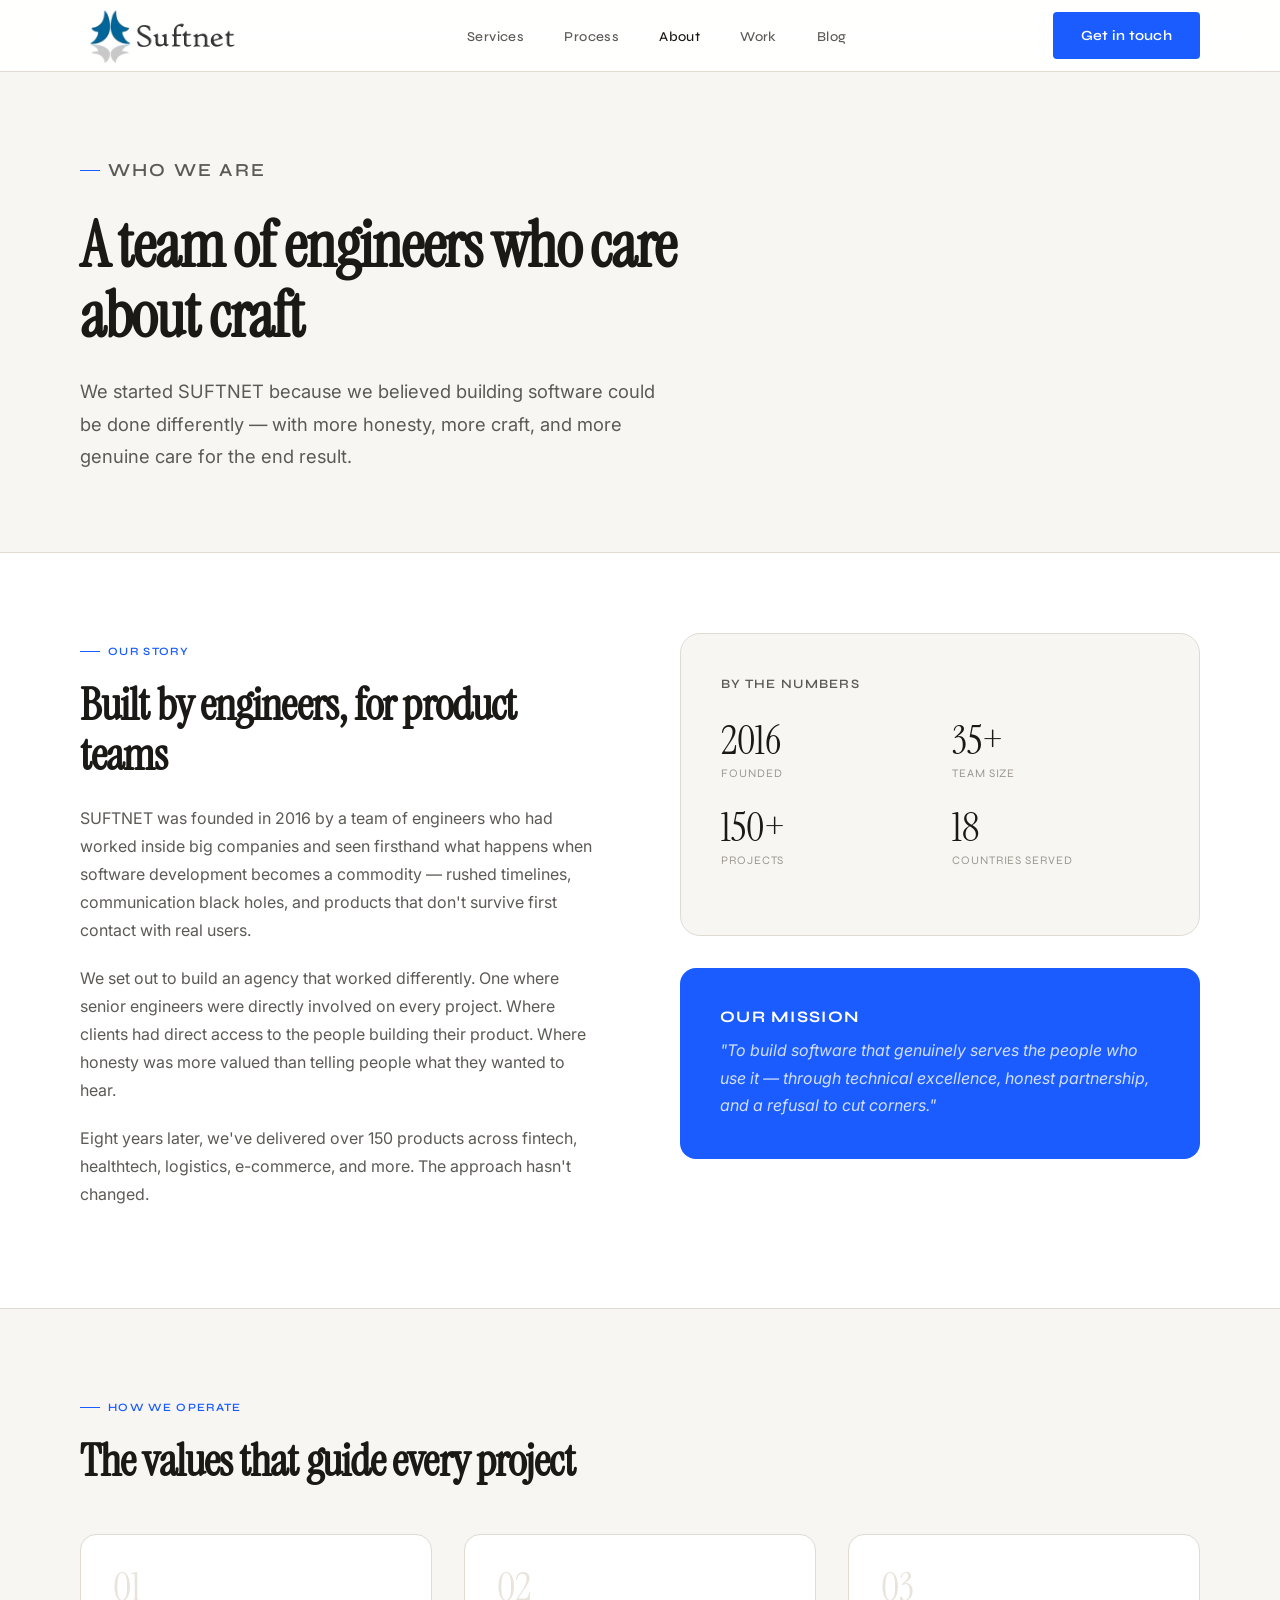
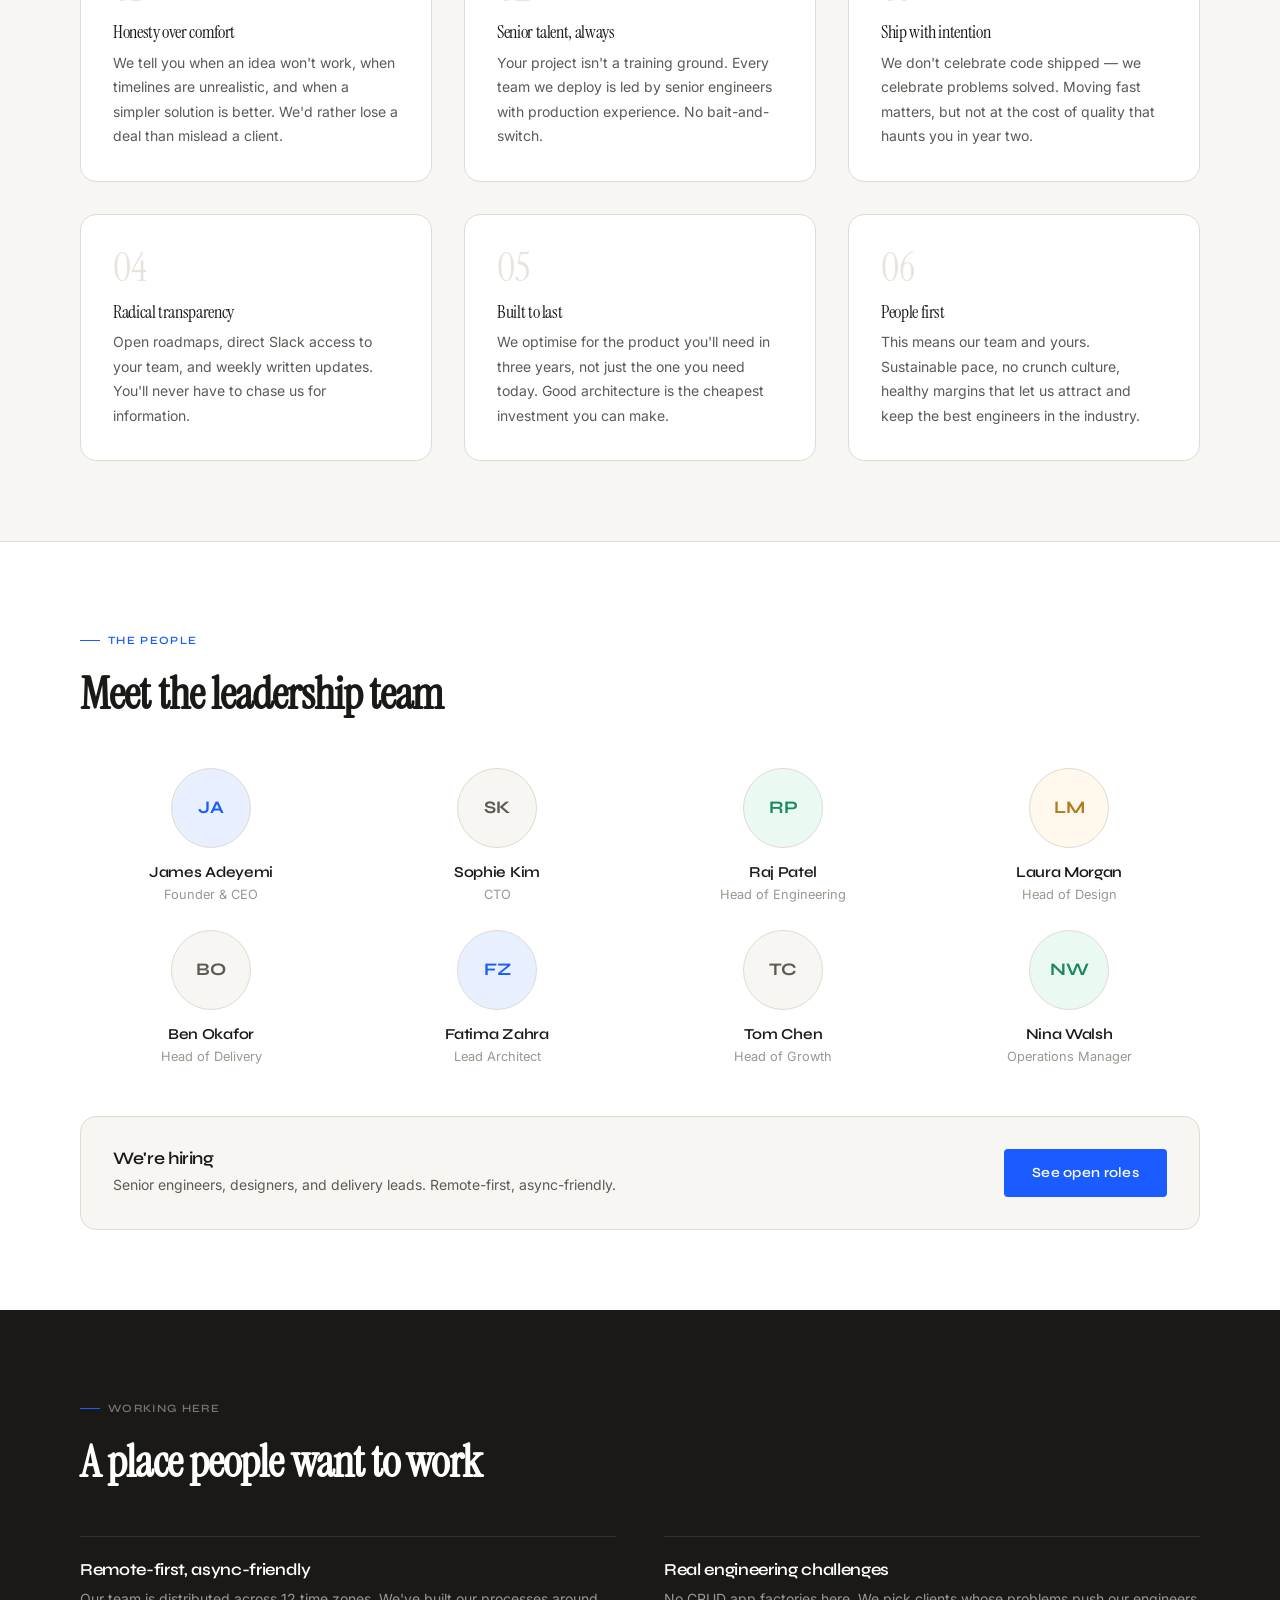
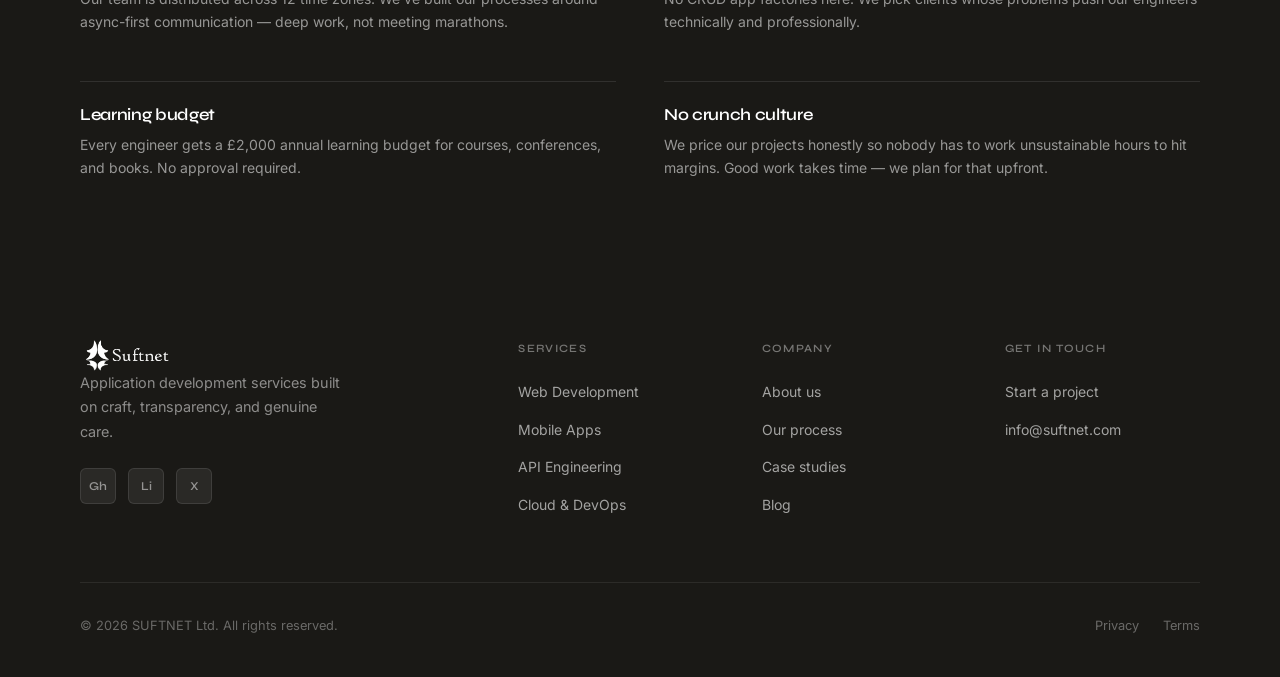
<file: about.html>
<!DOCTYPE html>
<html lang="en">
<head>
<meta charset="UTF-8">
<meta name="viewport" content="width=device-width, initial-scale=1.0">
<title>About — SUFTNET</title>
<link rel="stylesheet" href="css/style.css">
<style>
.about-story { padding: 5rem 0; }
.story-grid { display: grid; grid-template-columns: 1fr 1fr; gap: 5rem; align-items: start; }
.story-content h2 { margin-bottom: 1.5rem; }
.story-content p { margin-bottom: 1.25rem; }
.story-visual {
  background: var(--off-white);
  border: 1px solid var(--border);
  border-radius: 20px;
  padding: 2.5rem;
}
.mission-block {
  background: var(--accent);
  border-radius: 16px;
  padding: 2.5rem;
  margin-top: 2rem;
}
.mission-block h3 { font-family: var(--sans); font-weight: 700; color: #fff; font-size: 1rem; text-transform: uppercase; letter-spacing: 0.08em; margin-bottom: 0.75rem; }
.mission-block p { color: rgba(255,255,255,0.8); font-style: italic; font-size: 1rem; line-height: 1.7; }

.values-section { background: var(--off-white); border-top: 1px solid var(--border); border-bottom: 1px solid var(--border); padding: 5rem 0; }
.values-grid { display: grid; grid-template-columns: repeat(3, 1fr); gap: 2rem; margin-top: 3rem; }
.value-card {
  background: var(--white);
  border: 1px solid var(--border);
  border-radius: var(--r-lg);
  padding: 2rem;
}
.value-num { font-family: var(--serif); font-size: 2.5rem; color: var(--stone); line-height: 1; margin-bottom: 1rem; }
.value-card h3 { margin-bottom: 0.5rem; font-size: 1.1rem; }
.value-card p { font-size: 0.875rem; }

.team-section { padding: 5rem 0; }
.team-grid { display: grid; grid-template-columns: repeat(4, 1fr); gap: 1.5rem; margin-top: 3rem; }
.team-card { text-align: center; }
.team-avatar {
  width: 80px; height: 80px; border-radius: 50%;
  background: var(--off-white);
  border: 1px solid var(--border);
  display: flex; align-items: center; justify-content: center;
  font-family: var(--sans); font-size: 1.1rem; font-weight: 700;
  color: var(--text-2);
  margin: 0 auto 1rem;
}
.team-card h3 { font-family: var(--sans); font-size: 0.95rem; font-weight: 600; color: var(--text); }
.team-card .role { font-size: 0.8rem; color: var(--text-3); margin-top: 0.2rem; }

.culture-strip { background: var(--text); padding: 5rem 0; }
.culture-grid { display: grid; grid-template-columns: repeat(2, 1fr); gap: 3rem; margin-top: 3rem; }
.culture-item { border-top: 1px solid rgba(255,255,255,0.1); padding-top: 1.5rem; }
.culture-item h3 { font-family: var(--sans); font-weight: 600; color: #fff; font-size: 1.05rem; margin-bottom: 0.5rem; }
.culture-item p { color: rgba(255,255,255,0.55); font-size: 0.875rem; line-height: 1.65; }

@media (max-width: 900px) {
  .story-grid { grid-template-columns: 1fr; }
  .values-grid { grid-template-columns: 1fr 1fr; }
  .team-grid { grid-template-columns: repeat(2, 1fr); }
  .culture-grid { grid-template-columns: 1fr; }
}
</style>
</head>
<body>
<nav class="nav">
  <div class="container">
    <a href="index.html" class="nav-logo-img"><img src="assets/img/logo.png" alt="Suftnet" style="height:56px;width:auto;display:block;"></a>
    <ul class="nav-links">
      <li><a href="services.html">Services</a></li>
      <li><a href="process.html">Process</a></li>
      <li><a href="about.html" class="active">About</a></li>
      <li><a href="case-studies.html">Work</a></li>
      <li><a href="blog.html">Blog</a></li>
    </ul>
    <a href="contact.html" class="btn btn-primary nav-cta">Get in touch</a>
  </div>
</nav>

<div class="page-hero">
  <div class="container">
    <p class="tag">Who we are</p>
    <h1>A team of engineers who care about craft</h1>
    <p>We started SUFTNET because we believed building software could be done differently — with more honesty, more craft, and more genuine care for the end result.</p>
  </div>
</div>

<section class="about-story">
  <div class="container">
    <div class="story-grid">
      <div class="story-content reveal">
        <p class="tag">Our story</p>
        <h2>Built by engineers, for product teams</h2>
        <p>SUFTNET was founded in 2016 by a team of engineers who had worked inside big companies and seen firsthand what happens when software development becomes a commodity — rushed timelines, communication black holes, and products that don't survive first contact with real users.</p>
        <p>We set out to build an agency that worked differently. One where senior engineers were directly involved on every project. Where clients had direct access to the people building their product. Where honesty was more valued than telling people what they wanted to hear.</p>
        <p>Eight years later, we've delivered over 150 products across fintech, healthtech, logistics, e-commerce, and more. The approach hasn't changed.</p>
      </div>
      <div class="reveal" data-delay="150">
        <div class="story-visual">
          <h4>By the numbers</h4>
          <div style="display:grid; grid-template-columns:1fr 1fr; gap:1.5rem; margin:1.5rem 0;">
            <div>
              <div style="font-family:var(--serif); font-size:2.5rem; color:var(--text); line-height:1">2016</div>
              <div style="font-family:var(--sans); font-size:0.72rem; letter-spacing:0.08em; color:var(--text-3); text-transform:uppercase; margin-top:0.25rem">Founded</div>
            </div>
            <div>
              <div style="font-family:var(--serif); font-size:2.5rem; color:var(--text); line-height:1">35+</div>
              <div style="font-family:var(--sans); font-size:0.72rem; letter-spacing:0.08em; color:var(--text-3); text-transform:uppercase; margin-top:0.25rem">Team size</div>
            </div>
            <div>
              <div style="font-family:var(--serif); font-size:2.5rem; color:var(--text); line-height:1">150+</div>
              <div style="font-family:var(--sans); font-size:0.72rem; letter-spacing:0.08em; color:var(--text-3); text-transform:uppercase; margin-top:0.25rem">Projects</div>
            </div>
            <div>
              <div style="font-family:var(--serif); font-size:2.5rem; color:var(--text); line-height:1">18</div>
              <div style="font-family:var(--sans); font-size:0.72rem; letter-spacing:0.08em; color:var(--text-3); text-transform:uppercase; margin-top:0.25rem">Countries served</div>
            </div>
          </div>
        </div>
        <div class="mission-block">
          <h3>Our mission</h3>
          <p>"To build software that genuinely serves the people who use it — through technical excellence, honest partnership, and a refusal to cut corners."</p>
        </div>
      </div>
    </div>
  </div>
</section>

<section class="values-section">
  <div class="container">
    <p class="tag">How we operate</p>
    <h2>The values that guide every project</h2>
    <div class="values-grid">
      <div class="value-card reveal">
        <div class="value-num">01</div>
        <h3>Honesty over comfort</h3>
        <p>We tell you when an idea won't work, when timelines are unrealistic, and when a simpler solution is better. We'd rather lose a deal than mislead a client.</p>
      </div>
      <div class="value-card reveal" data-delay="100">
        <div class="value-num">02</div>
        <h3>Senior talent, always</h3>
        <p>Your project isn't a training ground. Every team we deploy is led by senior engineers with production experience. No bait-and-switch.</p>
      </div>
      <div class="value-card reveal" data-delay="200">
        <div class="value-num">03</div>
        <h3>Ship with intention</h3>
        <p>We don't celebrate code shipped — we celebrate problems solved. Moving fast matters, but not at the cost of quality that haunts you in year two.</p>
      </div>
      <div class="value-card reveal" data-delay="300">
        <div class="value-num">04</div>
        <h3>Radical transparency</h3>
        <p>Open roadmaps, direct Slack access to your team, and weekly written updates. You'll never have to chase us for information.</p>
      </div>
      <div class="value-card reveal" data-delay="400">
        <div class="value-num">05</div>
        <h3>Built to last</h3>
        <p>We optimise for the product you'll need in three years, not just the one you need today. Good architecture is the cheapest investment you can make.</p>
      </div>
      <div class="value-card reveal" data-delay="500">
        <div class="value-num">06</div>
        <h3>People first</h3>
        <p>This means our team and yours. Sustainable pace, no crunch culture, healthy margins that let us attract and keep the best engineers in the industry.</p>
      </div>
    </div>
  </div>
</section>

<section class="team-section" id="careers">
  <div class="container">
    <p class="tag">The people</p>
    <h2>Meet the leadership team</h2>
    <div class="team-grid">
      <div class="team-card reveal">
        <div class="team-avatar" style="background:var(--accent-light); color:var(--accent)">JA</div>
        <h3>James Adeyemi</h3>
        <p class="role">Founder & CEO</p>
      </div>
      <div class="team-card reveal" data-delay="80">
        <div class="team-avatar">SK</div>
        <h3>Sophie Kim</h3>
        <p class="role">CTO</p>
      </div>
      <div class="team-card reveal" data-delay="160">
        <div class="team-avatar" style="background:#eafaf3; color:var(--success)">RP</div>
        <h3>Raj Patel</h3>
        <p class="role">Head of Engineering</p>
      </div>
      <div class="team-card reveal" data-delay="240">
        <div class="team-avatar" style="background:#fff8ec; color:#b07d20">LM</div>
        <h3>Laura Morgan</h3>
        <p class="role">Head of Design</p>
      </div>
      <div class="team-card reveal" data-delay="320">
        <div class="team-avatar">BO</div>
        <h3>Ben Okafor</h3>
        <p class="role">Head of Delivery</p>
      </div>
      <div class="team-card reveal" data-delay="400">
        <div class="team-avatar" style="background:var(--accent-light); color:var(--accent)">FZ</div>
        <h3>Fatima Zahra</h3>
        <p class="role">Lead Architect</p>
      </div>
      <div class="team-card reveal" data-delay="480">
        <div class="team-avatar">TC</div>
        <h3>Tom Chen</h3>
        <p class="role">Head of Growth</p>
      </div>
      <div class="team-card reveal" data-delay="560">
        <div class="team-avatar" style="background:#eafaf3; color:var(--success)">NW</div>
        <h3>Nina Walsh</h3>
        <p class="role">Operations Manager</p>
      </div>
    </div>
    <div style="margin-top:3rem; padding:2rem; background:var(--off-white); border:1px solid var(--border); border-radius:var(--r-lg); display:flex; justify-content:space-between; align-items:center; flex-wrap:wrap; gap:1.5rem;">
      <div>
        <h3 style="font-family:var(--sans); font-size:1.1rem; font-weight:600; margin-bottom:0.25rem">We're hiring</h3>
        <p style="font-size:0.875rem">Senior engineers, designers, and delivery leads. Remote-first, async-friendly.</p>
      </div>
      <a href="contact.html" class="btn btn-primary">See open roles</a>
    </div>
  </div>
</section>

<section class="culture-strip">
  <div class="container">
    <p class="tag" style="color:rgba(255,255,255,0.4)">Working here</p>
    <h2 style="color:#fff">A place people want to work</h2>
    <div class="culture-grid">
      <div class="culture-item reveal">
        <h3>Remote-first, async-friendly</h3>
        <p>Our team is distributed across 12 time zones. We've built our processes around async-first communication — deep work, not meeting marathons.</p>
      </div>
      <div class="culture-item reveal" data-delay="100">
        <h3>Real engineering challenges</h3>
        <p>No CRUD app factories here. We pick clients whose problems push our engineers technically and professionally.</p>
      </div>
      <div class="culture-item reveal" data-delay="200">
        <h3>Learning budget</h3>
        <p>Every engineer gets a £2,000 annual learning budget for courses, conferences, and books. No approval required.</p>
      </div>
      <div class="culture-item reveal" data-delay="300">
        <h3>No crunch culture</h3>
        <p>We price our projects honestly so nobody has to work unsustainable hours to hit margins. Good work takes time — we plan for that upfront.</p>
      </div>
    </div>
  </div>
</section>

<footer>
  <div class="container">
    <div class="footer-grid">
      <div class="footer-brand">
        <a href="index.html" class="nav-logo-img"><img src="assets/img/logo.png" alt="Suftnet" style="height:32px;width:auto;display:block;filter:brightness(0) invert(1);"></a>
        <p>Application development services built on craft, transparency, and genuine care.</p>
        <div class="social-icons"><a href="#" class="social-icon">Gh</a><a href="#" class="social-icon">Li</a><a href="#" class="social-icon">X</a></div>
      </div>
      <div class="footer-col"><h4>Services</h4><ul><li><a href="services.html">Web Development</a></li><li><a href="services.html">Mobile Apps</a></li><li><a href="services.html">API Engineering</a></li><li><a href="services.html">Cloud & DevOps</a></li></ul></div>
      <div class="footer-col"><h4>Company</h4><ul><li><a href="about.html">About us</a></li><li><a href="process.html">Our process</a></li><li><a href="case-studies.html">Case studies</a></li><li><a href="blog.html">Blog</a></li></ul></div>
      <div class="footer-col"><h4>Get in touch</h4><ul><li><a href="contact.html">Start a project</a></li><li><a href="mailto:info@suftnet.com">info@suftnet.com</a></li></ul></div>
    </div>
    <div class="footer-bottom">
      <p>© 2026 SUFTNET Ltd. All rights reserved.</p>
      <div class="footer-legal"><a href="#">Privacy</a><a href="#">Terms</a></div>
    </div>
  </div>
</footer>
<script src="js/main.js"></script>
</body>
</html>
</file>
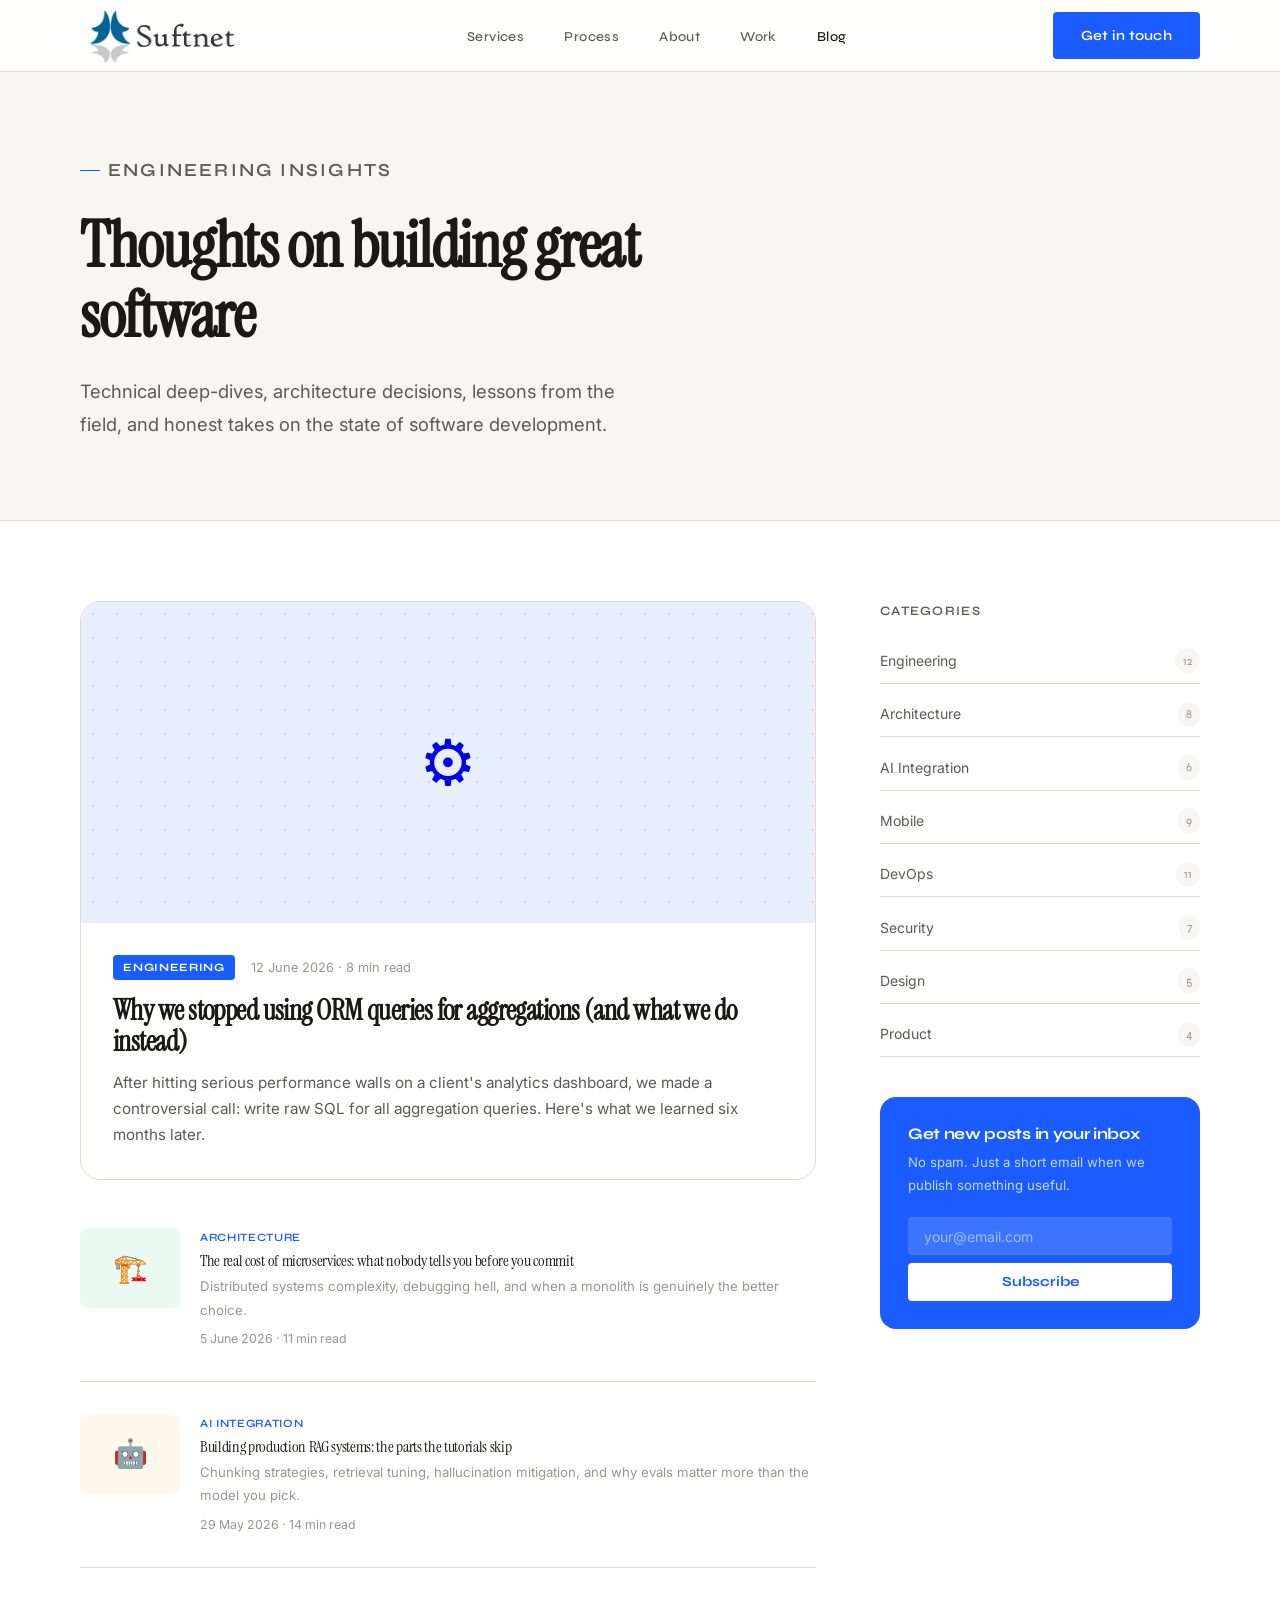
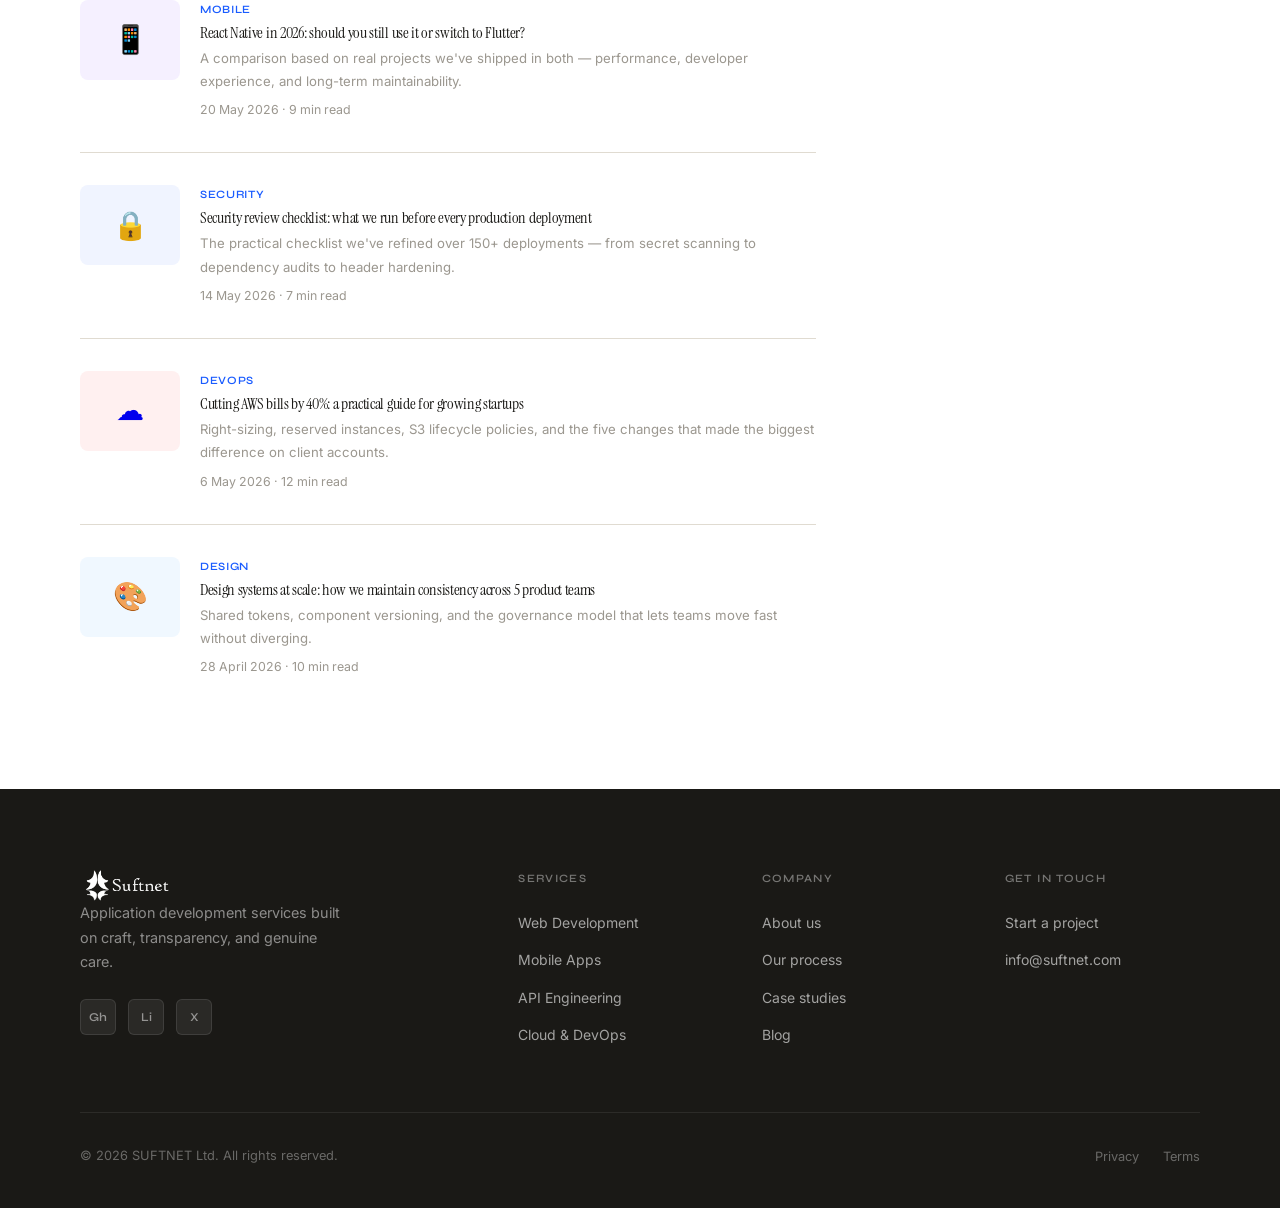
<file: blog.html>
<!DOCTYPE html>
<html lang="en">
<head>
<meta charset="UTF-8">
<meta name="viewport" content="width=device-width, initial-scale=1.0">
<title>Blog — SUFTNET</title>
<link rel="stylesheet" href="css/style.css">
<style>
.blog-layout { display: grid; grid-template-columns: 1fr 320px; gap: 4rem; padding: 5rem 0; }
.blog-featured {
  border: 1px solid var(--border);
  border-radius: 20px;
  overflow: hidden;
  margin-bottom: 3rem;
  text-decoration: none;
  display: block;
  transition: box-shadow 0.25s, transform 0.25s;
}
.blog-featured:hover { box-shadow: 0 16px 48px rgba(0,0,0,0.09); transform: translateY(-3px); }
.feat-image {
  background: var(--accent-light);
  aspect-ratio: 16/7;
  display: flex; align-items: center; justify-content: center;
  font-size: 4rem;
  position: relative; overflow: hidden;
}
.feat-image .pattern { position: absolute; inset: 0; background-image: radial-gradient(rgba(26,92,255,0.15) 1.5px, transparent 1.5px); background-size: 24px 24px; }
.feat-image .emoji { position: relative; z-index: 1; }
.feat-body { padding: 2rem; }
.feat-meta { display: flex; align-items: center; gap: 1rem; margin-bottom: 1rem; }
.feat-cat {
  background: var(--accent);
  color: #fff;
  font-family: var(--sans);
  font-size: 0.7rem;
  font-weight: 700;
  letter-spacing: 0.06em;
  text-transform: uppercase;
  padding: 0.2rem 0.65rem;
  border-radius: 4px;
}
.feat-date { font-size: 0.8rem; color: var(--text-3); }
.feat-body h2 { font-size: 1.75rem; margin-bottom: 0.75rem; color: var(--text); }
.feat-body p { font-size: 0.95rem; color: var(--text-2); line-height: 1.7; }

.blog-posts { display: flex; flex-direction: column; gap: 2rem; }
.blog-post {
  display: grid;
  grid-template-columns: 100px 1fr;
  gap: 1.25rem;
  text-decoration: none;
  padding-bottom: 2rem;
  border-bottom: 1px solid var(--border);
}
.blog-post:last-child { border-bottom: none; }
.post-thumb {
  width: 100px; height: 80px;
  border-radius: var(--r);
  display: flex; align-items: center; justify-content: center;
  font-size: 1.75rem;
  flex-shrink: 0;
}
.post-content .post-cat {
  font-family: var(--sans); font-size: 0.7rem; font-weight: 600;
  color: var(--accent); letter-spacing: 0.06em; text-transform: uppercase;
  margin-bottom: 0.3rem;
}
.post-content h3 { font-size: 1rem; margin-bottom: 0.35rem; color: var(--text); transition: color 0.2s; }
.blog-post:hover h3 { color: var(--accent); }
.post-content p { font-size: 0.825rem; color: var(--text-3); }
.post-content .post-meta { font-size: 0.775rem; color: var(--text-3); margin-top: 0.4rem; }

/* SIDEBAR */
.sidebar-section { margin-bottom: 2.5rem; }
.sidebar-section h4 { margin-bottom: 1rem; }
.sidebar-cats { display: flex; flex-direction: column; gap: 0.5rem; }
.sidebar-cat {
  display: flex; justify-content: space-between; align-items: center;
  padding: 0.6rem 0;
  border-bottom: 1px solid var(--border);
  font-size: 0.875rem; color: var(--text-2);
  text-decoration: none; transition: color 0.2s;
}
.sidebar-cat:hover { color: var(--accent); }
.sidebar-cat span { font-family: var(--sans); font-size: 0.75rem; background: var(--off-white); padding: 0.15rem 0.5rem; border-radius: 100px; color: var(--text-3); }

.newsletter-box {
  background: var(--accent);
  border-radius: var(--r-lg);
  padding: 1.75rem;
}
.newsletter-box h3 { font-family: var(--sans); font-weight: 700; color: #fff; font-size: 1rem; margin-bottom: 0.5rem; }
.newsletter-box p { font-size: 0.825rem; color: rgba(255,255,255,0.75); margin-bottom: 1.25rem; }
.newsletter-form { display: flex; flex-direction: column; gap: 0.5rem; }
.newsletter-form input {
  width: 100%;
  padding: 0.65rem 1rem;
  border-radius: 4px;
  border: none;
  font-family: var(--body);
  font-size: 0.875rem;
  background: rgba(255,255,255,0.15);
  color: #fff;
}
.newsletter-form input::placeholder { color: rgba(255,255,255,0.5); }
.newsletter-form button {
  width: 100%;
  padding: 0.65rem;
  border-radius: 4px;
  background: #fff;
  color: var(--accent);
  font-family: var(--sans);
  font-weight: 700;
  font-size: 0.875rem;
  border: none;
  cursor: pointer;
}

@media (max-width: 900px) {
  .blog-layout { grid-template-columns: 1fr; }
  .blog-post { grid-template-columns: 1fr; }
  .post-thumb { display: none; }
}
</style>
</head>
<body>
<nav class="nav">
  <div class="container">
    <a href="index.html" class="nav-logo-img"><img src="assets/img/logo.png" alt="Suftnet" style="height:56px;width:auto;display:block;"></a>
    <ul class="nav-links">
      <li><a href="services.html">Services</a></li>
      <li><a href="process.html">Process</a></li>
      <li><a href="about.html">About</a></li>
      <li><a href="case-studies.html">Work</a></li>
      <li><a href="blog.html" class="active">Blog</a></li>
    </ul>
    <a href="contact.html" class="btn btn-primary nav-cta">Get in touch</a>
  </div>
</nav>

<div class="page-hero">
  <div class="container">
    <p class="tag">Engineering insights</p>
    <h1>Thoughts on building great software</h1>
    <p>Technical deep-dives, architecture decisions, lessons from the field, and honest takes on the state of software development.</p>
  </div>
</div>

<div class="container">
  <div class="blog-layout">
    <main>
      <!-- Featured post -->
      <a href="#" class="blog-featured reveal">
        <div class="feat-image"><div class="pattern"></div><div class="emoji">⚙️</div></div>
        <div class="feat-body">
          <div class="feat-meta">
            <span class="feat-cat">Engineering</span>
            <span class="feat-date">12 June 2026 · 8 min read</span>
          </div>
          <h2>Why we stopped using ORM queries for aggregations (and what we do instead)</h2>
          <p>After hitting serious performance walls on a client's analytics dashboard, we made a controversial call: write raw SQL for all aggregation queries. Here's what we learned six months later.</p>
        </div>
      </a>

      <!-- Post list -->
      <div class="blog-posts">
        <a href="#" class="blog-post reveal">
          <div class="post-thumb" style="background:#eafaf3">🏗️</div>
          <div class="post-content">
            <div class="post-cat">Architecture</div>
            <h3>The real cost of microservices: what nobody tells you before you commit</h3>
            <p>Distributed systems complexity, debugging hell, and when a monolith is genuinely the better choice.</p>
            <div class="post-meta">5 June 2026 · 11 min read</div>
          </div>
        </a>
        <a href="#" class="blog-post reveal" data-delay="60">
          <div class="post-thumb" style="background:#fff8ec">🤖</div>
          <div class="post-content">
            <div class="post-cat">AI Integration</div>
            <h3>Building production RAG systems: the parts the tutorials skip</h3>
            <p>Chunking strategies, retrieval tuning, hallucination mitigation, and why evals matter more than the model you pick.</p>
            <div class="post-meta">29 May 2026 · 14 min read</div>
          </div>
        </a>
        <a href="#" class="blog-post reveal" data-delay="120">
          <div class="post-thumb" style="background:#f5f0ff">📱</div>
          <div class="post-content">
            <div class="post-cat">Mobile</div>
            <h3>React Native in 2026: should you still use it or switch to Flutter?</h3>
            <p>A comparison based on real projects we've shipped in both — performance, developer experience, and long-term maintainability.</p>
            <div class="post-meta">20 May 2026 · 9 min read</div>
          </div>
        </a>
        <a href="#" class="blog-post reveal" data-delay="180">
          <div class="post-thumb" style="background:#f0f4ff">🔒</div>
          <div class="post-content">
            <div class="post-cat">Security</div>
            <h3>Security review checklist: what we run before every production deployment</h3>
            <p>The practical checklist we've refined over 150+ deployments — from secret scanning to dependency audits to header hardening.</p>
            <div class="post-meta">14 May 2026 · 7 min read</div>
          </div>
        </a>
        <a href="#" class="blog-post reveal" data-delay="240">
          <div class="post-thumb" style="background:#fff0f0">☁️</div>
          <div class="post-content">
            <div class="post-cat">DevOps</div>
            <h3>Cutting AWS bills by 40%: a practical guide for growing startups</h3>
            <p>Right-sizing, reserved instances, S3 lifecycle policies, and the five changes that made the biggest difference on client accounts.</p>
            <div class="post-meta">6 May 2026 · 12 min read</div>
          </div>
        </a>
        <a href="#" class="blog-post reveal" data-delay="300">
          <div class="post-thumb" style="background:#f0f8ff">🎨</div>
          <div class="post-content">
            <div class="post-cat">Design</div>
            <h3>Design systems at scale: how we maintain consistency across 5 product teams</h3>
            <p>Shared tokens, component versioning, and the governance model that lets teams move fast without diverging.</p>
            <div class="post-meta">28 April 2026 · 10 min read</div>
          </div>
        </a>
      </div>
    </main>

    <aside>
      <div class="sidebar-section">
        <h4>Categories</h4>
        <div class="sidebar-cats">
          <a href="#" class="sidebar-cat">Engineering <span>12</span></a>
          <a href="#" class="sidebar-cat">Architecture <span>8</span></a>
          <a href="#" class="sidebar-cat">AI Integration <span>6</span></a>
          <a href="#" class="sidebar-cat">Mobile <span>9</span></a>
          <a href="#" class="sidebar-cat">DevOps <span>11</span></a>
          <a href="#" class="sidebar-cat">Security <span>7</span></a>
          <a href="#" class="sidebar-cat">Design <span>5</span></a>
          <a href="#" class="sidebar-cat">Product <span>4</span></a>
        </div>
      </div>

      <div class="sidebar-section newsletter-box">
        <h3>Get new posts in your inbox</h3>
        <p>No spam. Just a short email when we publish something useful.</p>
        <div class="newsletter-form">
          <input type="email" placeholder="your@email.com">
          <button>Subscribe</button>
        </div>
      </div>
    </aside>
  </div>
</div>

<footer>
  <div class="container">
    <div class="footer-grid">
      <div class="footer-brand">
        <a href="index.html" class="nav-logo-img"><img src="assets/img/logo.png" alt="Suftnet" style="height:32px;width:auto;display:block;filter:brightness(0) invert(1);"></a>
        <p>Application development services built on craft, transparency, and genuine care.</p>
        <div class="social-icons"><a href="#" class="social-icon">Gh</a><a href="#" class="social-icon">Li</a><a href="#" class="social-icon">X</a></div>
      </div>
      <div class="footer-col"><h4>Services</h4><ul><li><a href="services.html">Web Development</a></li><li><a href="services.html">Mobile Apps</a></li><li><a href="services.html">API Engineering</a></li><li><a href="services.html">Cloud & DevOps</a></li></ul></div>
      <div class="footer-col"><h4>Company</h4><ul><li><a href="about.html">About us</a></li><li><a href="process.html">Our process</a></li><li><a href="case-studies.html">Case studies</a></li><li><a href="blog.html">Blog</a></li></ul></div>
      <div class="footer-col"><h4>Get in touch</h4><ul><li><a href="contact.html">Start a project</a></li><li><a href="mailto:info@suftnet.com">info@suftnet.com</a></li></ul></div>
    </div>
    <div class="footer-bottom">
      <p>© 2026 SUFTNET Ltd. All rights reserved.</p>
      <div class="footer-legal"><a href="#">Privacy</a><a href="#">Terms</a></div>
    </div>
  </div>
</footer>
<script src="js/main.js"></script>
</body>
</html>
</file>
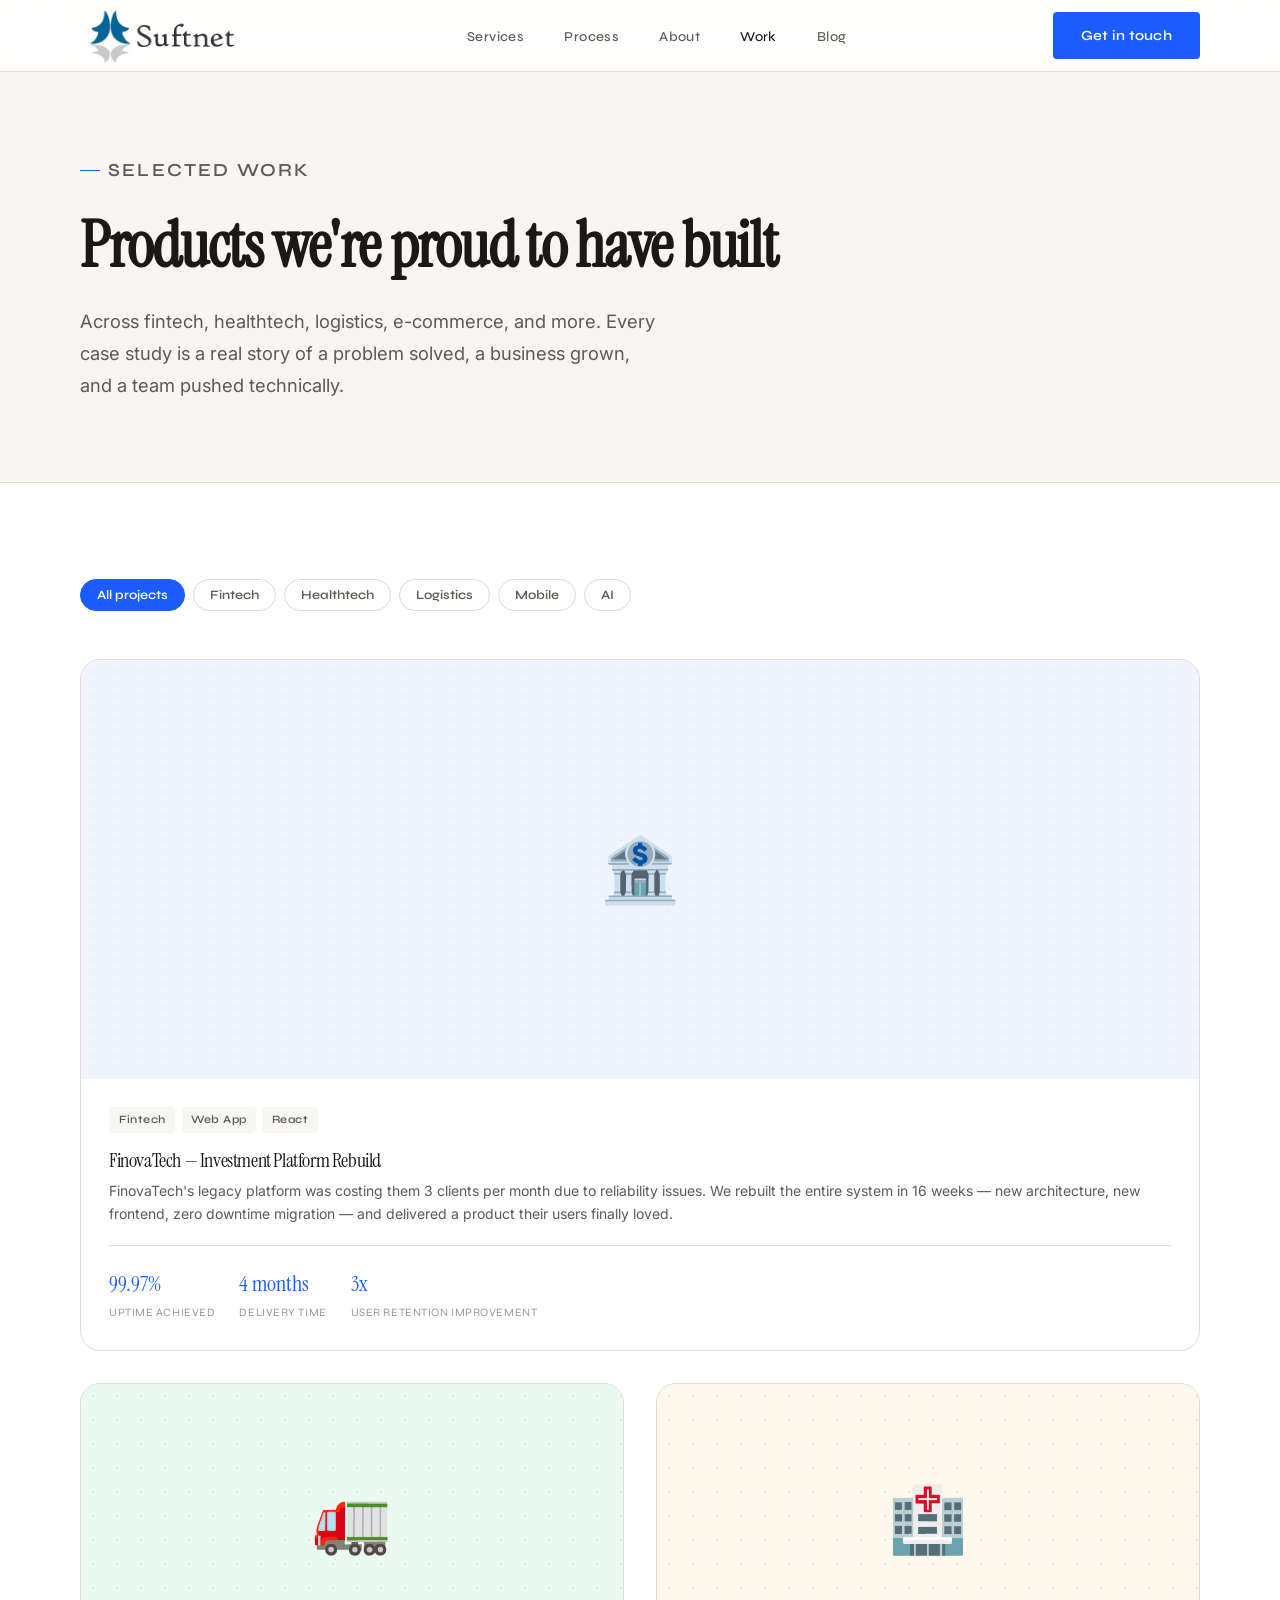
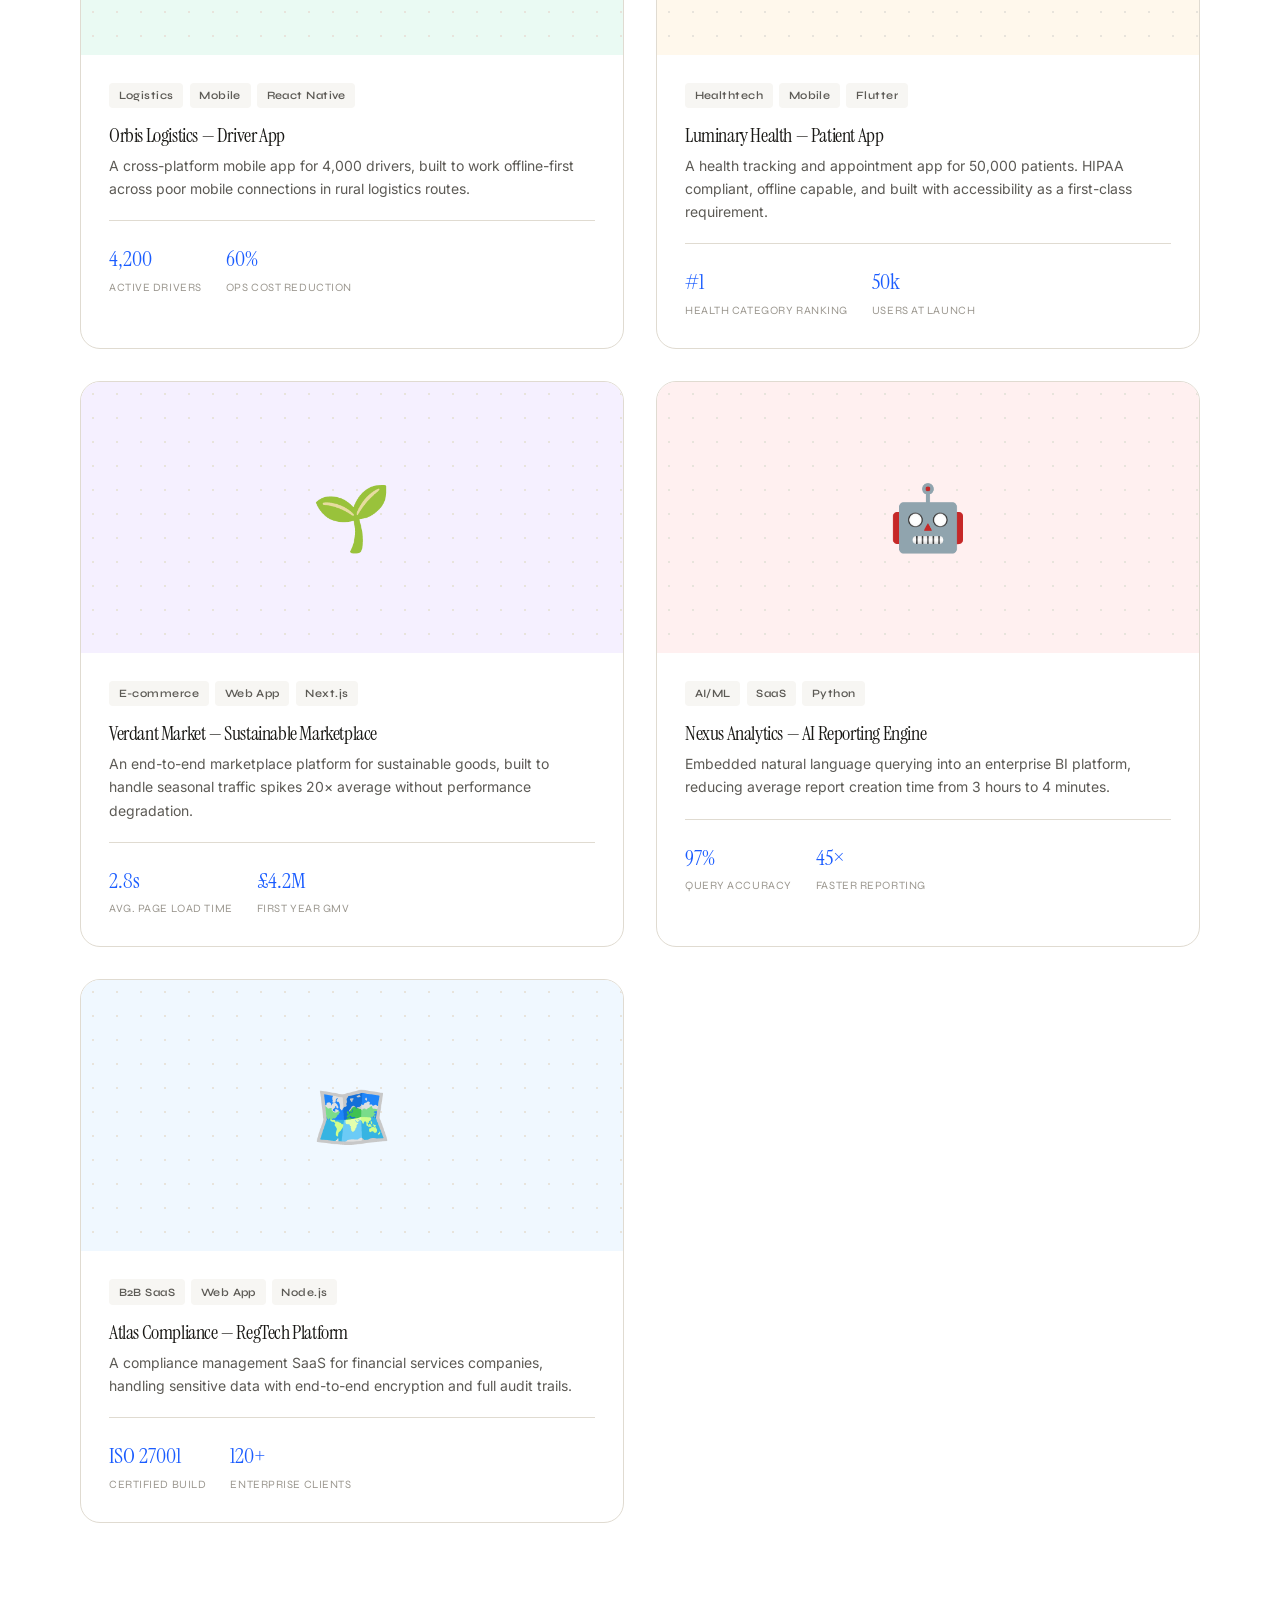
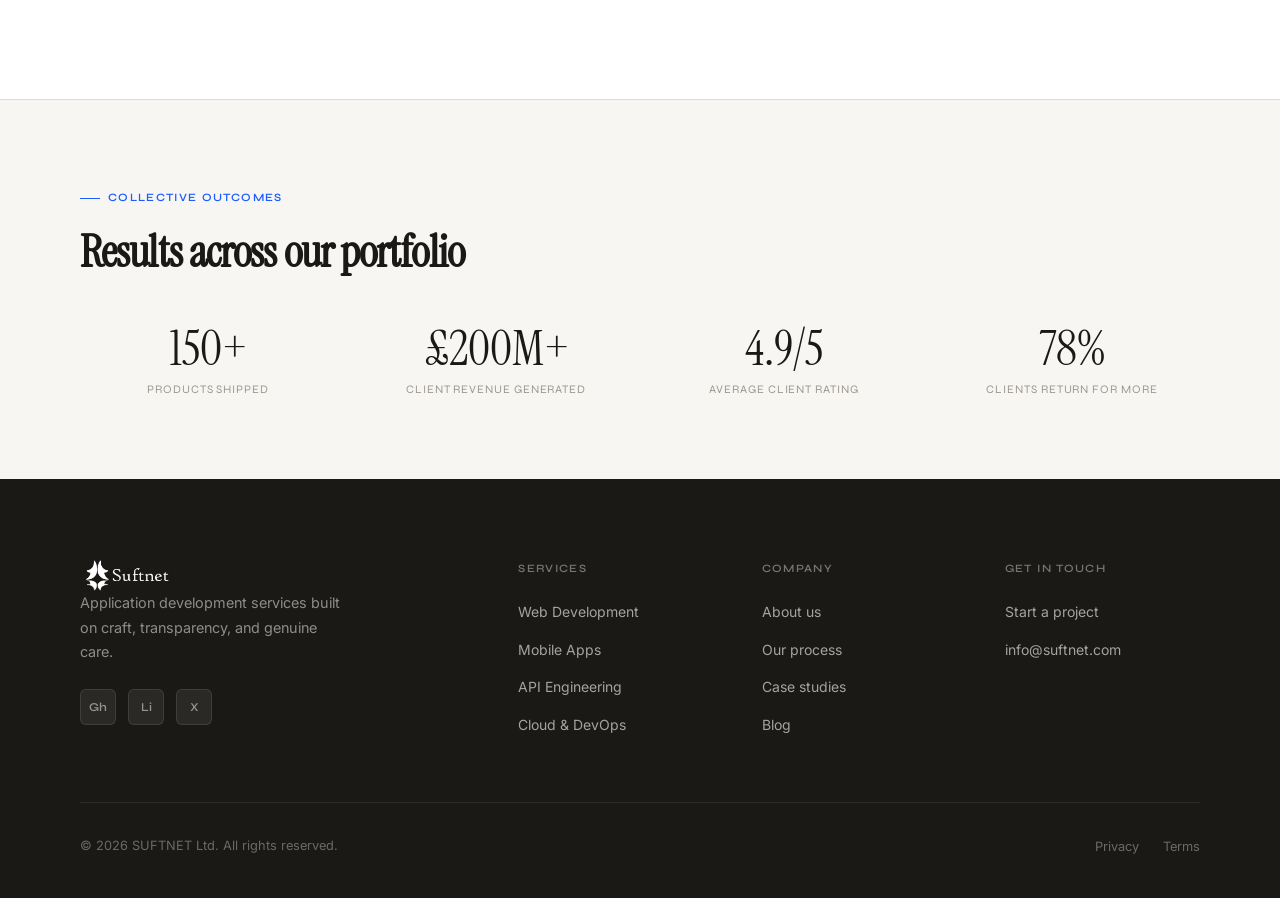
<file: case-studies.html>
<!DOCTYPE html>
<html lang="en">
<head>
<meta charset="UTF-8">
<meta name="viewport" content="width=device-width, initial-scale=1.0">
<title>Case Studies — SUFTNET</title>
<link rel="stylesheet" href="css/style.css">
<style>
.case-filter {
  display: flex;
  gap: 0.5rem;
  flex-wrap: wrap;
  margin-bottom: 3rem;
}
.filter-btn {
  font-family: var(--sans);
  font-size: 0.8rem;
  font-weight: 600;
  padding: 0.45rem 1rem;
  border-radius: 100px;
  border: 1.5px solid var(--border);
  background: transparent;
  color: var(--text-2);
  cursor: pointer;
  transition: all 0.15s;
}
.filter-btn.active, .filter-btn:hover {
  background: var(--accent);
  border-color: var(--accent);
  color: #fff;
}
.cases-grid {
  display: grid;
  grid-template-columns: repeat(2, 1fr);
  gap: 2rem;
}
.case-card {
  border: 1px solid var(--border);
  border-radius: 20px;
  overflow: hidden;
  text-decoration: none;
  display: block;
  transition: box-shadow 0.25s, transform 0.25s;
  background: var(--white);
}
.case-card:hover {
  box-shadow: 0 16px 48px rgba(0,0,0,0.09);
  transform: translateY(-4px);
}
.case-image {
  aspect-ratio: 16/8;
  display: flex;
  align-items: center;
  justify-content: center;
  font-size: 4rem;
  position: relative;
  overflow: hidden;
}
.case-image .pattern { position: absolute; inset: 0; background-image: radial-gradient(var(--stone) 1.5px, transparent 1.5px); background-size: 24px 24px; }
.case-image .emoji { position: relative; z-index: 1; }
.ci-finova { background: #f0f4ff; }
.ci-orbis { background: #eafaf3; }
.ci-luminary { background: #fff8ec; }
.ci-verdant { background: #f5f0ff; }
.ci-nexus { background: #fff0f0; }
.ci-atlas { background: #f0f8ff; }
.case-body { padding: 1.75rem; }
.case-tags { display: flex; gap: 0.4rem; flex-wrap: wrap; margin-bottom: 1rem; }
.case-tag {
  font-family: var(--sans);
  font-size: 0.7rem;
  font-weight: 600;
  padding: 0.2rem 0.6rem;
  border-radius: 4px;
  background: var(--off-white);
  color: var(--text-2);
  letter-spacing: 0.04em;
}
.case-card h3 { font-size: 1.25rem; margin-bottom: 0.5rem; color: var(--text); }
.case-card p { font-size: 0.875rem; color: var(--text-2); line-height: 1.65; margin-bottom: 1.25rem; }
.case-metrics { display: flex; gap: 1.5rem; padding-top: 1.25rem; border-top: 1px solid var(--border); }
.metric .n { font-family: var(--serif); font-size: 1.35rem; color: var(--accent); }
.metric .l { font-family: var(--sans); font-size: 0.7rem; color: var(--text-3); letter-spacing: 0.05em; text-transform: uppercase; }
.case-featured {
  grid-column: 1 / -1;
}
.case-featured .case-image { aspect-ratio: 16/6; }

.results-strip { background: var(--off-white); border-top: 1px solid var(--border); padding: 5rem 0; margin-top: 5rem; }
.results-grid { display: grid; grid-template-columns: repeat(4, 1fr); gap: 2rem; margin-top: 3rem; }
.result-item { text-align: center; }
.result-num { font-family: var(--serif); font-size: 3rem; color: var(--text); line-height: 1; }
.result-label { font-family: var(--sans); font-size: 0.72rem; letter-spacing: 0.08em; color: var(--text-3); text-transform: uppercase; margin-top: 0.4rem; }

@media (max-width: 768px) {
  .cases-grid { grid-template-columns: 1fr; }
  .case-featured { grid-column: auto; }
  .results-grid { grid-template-columns: repeat(2, 1fr); }
}
</style>
</head>
<body>
<nav class="nav">
  <div class="container">
    <a href="index.html" class="nav-logo-img"><img src="assets/img/logo.png" alt="Suftnet" style="height:56px;width:auto;display:block;"></a>
    <ul class="nav-links">
      <li><a href="services.html">Services</a></li>
      <li><a href="process.html">Process</a></li>
      <li><a href="about.html">About</a></li>
      <li><a href="case-studies.html" class="active">Work</a></li>
      <li><a href="blog.html">Blog</a></li>
    </ul>
    <a href="contact.html" class="btn btn-primary nav-cta">Get in touch</a>
  </div>
</nav>

<div class="page-hero">
  <div class="container">
    <p class="tag">Selected work</p>
    <h1>Products we're proud to have built</h1>
    <p>Across fintech, healthtech, logistics, e-commerce, and more. Every case study is a real story of a problem solved, a business grown, and a team pushed technically.</p>
  </div>
</div>

<section class="section-pad">
  <div class="container">
    <div class="case-filter">
      <button class="filter-btn active">All projects</button>
      <button class="filter-btn">Fintech</button>
      <button class="filter-btn">Healthtech</button>
      <button class="filter-btn">Logistics</button>
      <button class="filter-btn">Mobile</button>
      <button class="filter-btn">AI</button>
    </div>

    <div class="cases-grid">
      <!-- Featured -->
      <a href="#" class="case-card case-featured reveal">
        <div class="case-image ci-finova"><div class="pattern"></div><div class="emoji">🏦</div></div>
        <div class="case-body">
          <div class="case-tags"><span class="case-tag">Fintech</span><span class="case-tag">Web App</span><span class="case-tag">React</span></div>
          <h3>FinovaTech — Investment Platform Rebuild</h3>
          <p>FinovaTech's legacy platform was costing them 3 clients per month due to reliability issues. We rebuilt the entire system in 16 weeks — new architecture, new frontend, zero downtime migration — and delivered a product their users finally loved.</p>
          <div class="case-metrics">
            <div class="metric"><div class="n">99.97%</div><div class="l">Uptime achieved</div></div>
            <div class="metric"><div class="n">4 months</div><div class="l">Delivery time</div></div>
            <div class="metric"><div class="n">3x</div><div class="l">User retention improvement</div></div>
          </div>
        </div>
      </a>

      <a href="#" class="case-card reveal">
        <div class="case-image ci-orbis"><div class="pattern"></div><div class="emoji">🚛</div></div>
        <div class="case-body">
          <div class="case-tags"><span class="case-tag">Logistics</span><span class="case-tag">Mobile</span><span class="case-tag">React Native</span></div>
          <h3>Orbis Logistics — Driver App</h3>
          <p>A cross-platform mobile app for 4,000 drivers, built to work offline-first across poor mobile connections in rural logistics routes.</p>
          <div class="case-metrics">
            <div class="metric"><div class="n">4,200</div><div class="l">Active drivers</div></div>
            <div class="metric"><div class="n">60%</div><div class="l">Ops cost reduction</div></div>
          </div>
        </div>
      </a>

      <a href="#" class="case-card reveal" data-delay="100">
        <div class="case-image ci-luminary"><div class="pattern"></div><div class="emoji">🏥</div></div>
        <div class="case-body">
          <div class="case-tags"><span class="case-tag">Healthtech</span><span class="case-tag">Mobile</span><span class="case-tag">Flutter</span></div>
          <h3>Luminary Health — Patient App</h3>
          <p>A health tracking and appointment app for 50,000 patients. HIPAA compliant, offline capable, and built with accessibility as a first-class requirement.</p>
          <div class="case-metrics">
            <div class="metric"><div class="n">#1</div><div class="l">Health category ranking</div></div>
            <div class="metric"><div class="n">50k</div><div class="l">Users at launch</div></div>
          </div>
        </div>
      </a>

      <a href="#" class="case-card reveal">
        <div class="case-image ci-verdant"><div class="pattern"></div><div class="emoji">🌱</div></div>
        <div class="case-body">
          <div class="case-tags"><span class="case-tag">E-commerce</span><span class="case-tag">Web App</span><span class="case-tag">Next.js</span></div>
          <h3>Verdant Market — Sustainable Marketplace</h3>
          <p>An end-to-end marketplace platform for sustainable goods, built to handle seasonal traffic spikes 20× average without performance degradation.</p>
          <div class="case-metrics">
            <div class="metric"><div class="n">2.8s</div><div class="l">Avg. page load time</div></div>
            <div class="metric"><div class="n">£4.2M</div><div class="l">First year GMV</div></div>
          </div>
        </div>
      </a>

      <a href="#" class="case-card reveal" data-delay="100">
        <div class="case-image ci-nexus"><div class="pattern"></div><div class="emoji">🤖</div></div>
        <div class="case-body">
          <div class="case-tags"><span class="case-tag">AI/ML</span><span class="case-tag">SaaS</span><span class="case-tag">Python</span></div>
          <h3>Nexus Analytics — AI Reporting Engine</h3>
          <p>Embedded natural language querying into an enterprise BI platform, reducing average report creation time from 3 hours to 4 minutes.</p>
          <div class="case-metrics">
            <div class="metric"><div class="n">97%</div><div class="l">Query accuracy</div></div>
            <div class="metric"><div class="n">45×</div><div class="l">Faster reporting</div></div>
          </div>
        </div>
      </a>

      <a href="#" class="case-card reveal">
        <div class="case-image ci-atlas"><div class="pattern"></div><div class="emoji">🗺️</div></div>
        <div class="case-body">
          <div class="case-tags"><span class="case-tag">B2B SaaS</span><span class="case-tag">Web App</span><span class="case-tag">Node.js</span></div>
          <h3>Atlas Compliance — RegTech Platform</h3>
          <p>A compliance management SaaS for financial services companies, handling sensitive data with end-to-end encryption and full audit trails.</p>
          <div class="case-metrics">
            <div class="metric"><div class="n">ISO 27001</div><div class="l">Certified build</div></div>
            <div class="metric"><div class="n">120+</div><div class="l">Enterprise clients</div></div>
          </div>
        </div>
      </a>
    </div>
  </div>
</section>

<div class="results-strip">
  <div class="container">
    <p class="tag">Collective outcomes</p>
    <h2>Results across our portfolio</h2>
    <div class="results-grid">
      <div class="result-item reveal"><div class="result-num">150+</div><div class="result-label">Products shipped</div></div>
      <div class="result-item reveal" data-delay="100"><div class="result-num">£200M+</div><div class="result-label">Client revenue generated</div></div>
      <div class="result-item reveal" data-delay="200"><div class="result-num">4.9/5</div><div class="result-label">Average client rating</div></div>
      <div class="result-item reveal" data-delay="300"><div class="result-num">78%</div><div class="result-label">Clients return for more</div></div>
    </div>
  </div>
</div>

<footer>
  <div class="container">
    <div class="footer-grid">
      <div class="footer-brand">
        <a href="index.html" class="nav-logo-img"><img src="assets/img/logo.png" alt="Suftnet" style="height:32px;width:auto;display:block;filter:brightness(0) invert(1);"></a>
        <p>Application development services built on craft, transparency, and genuine care.</p>
        <div class="social-icons"><a href="#" class="social-icon">Gh</a><a href="#" class="social-icon">Li</a><a href="#" class="social-icon">X</a></div>
      </div>
      <div class="footer-col"><h4>Services</h4><ul><li><a href="services.html">Web Development</a></li><li><a href="services.html">Mobile Apps</a></li><li><a href="services.html">API Engineering</a></li><li><a href="services.html">Cloud & DevOps</a></li></ul></div>
      <div class="footer-col"><h4>Company</h4><ul><li><a href="about.html">About us</a></li><li><a href="process.html">Our process</a></li><li><a href="case-studies.html">Case studies</a></li><li><a href="blog.html">Blog</a></li></ul></div>
      <div class="footer-col"><h4>Get in touch</h4><ul><li><a href="contact.html">Start a project</a></li><li><a href="mailto:info@suftnet.com">info@suftnet.com</a></li></ul></div>
    </div>
    <div class="footer-bottom">
      <p>© 2026 SUFTNET Ltd. All rights reserved.</p>
      <div class="footer-legal"><a href="#">Privacy</a><a href="#">Terms</a></div>
    </div>
  </div>
</footer>
<script src="js/main.js"></script>
<script>
document.querySelectorAll('.filter-btn').forEach(btn => {
  btn.addEventListener('click', () => {
    document.querySelectorAll('.filter-btn').forEach(b => b.classList.remove('active'));
    btn.classList.add('active');
  });
});
</script>
</body>
</html>
</file>
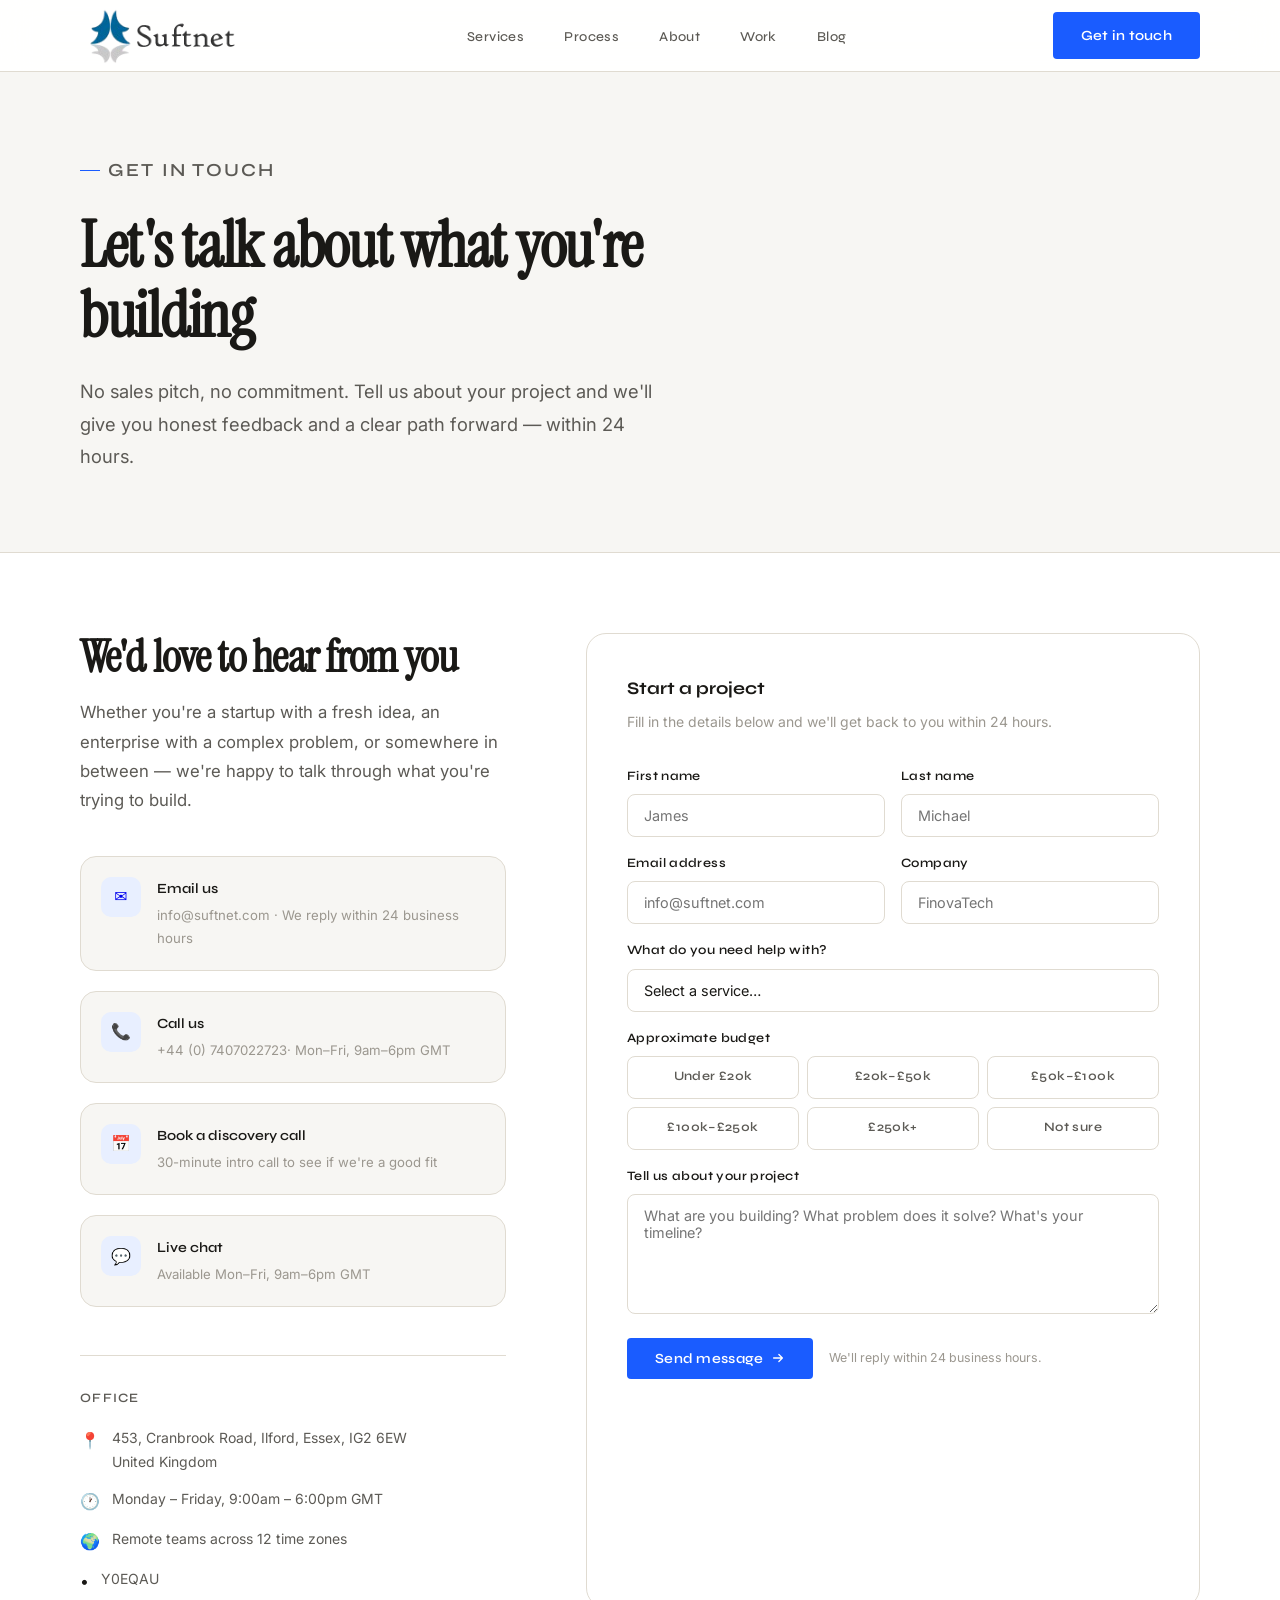
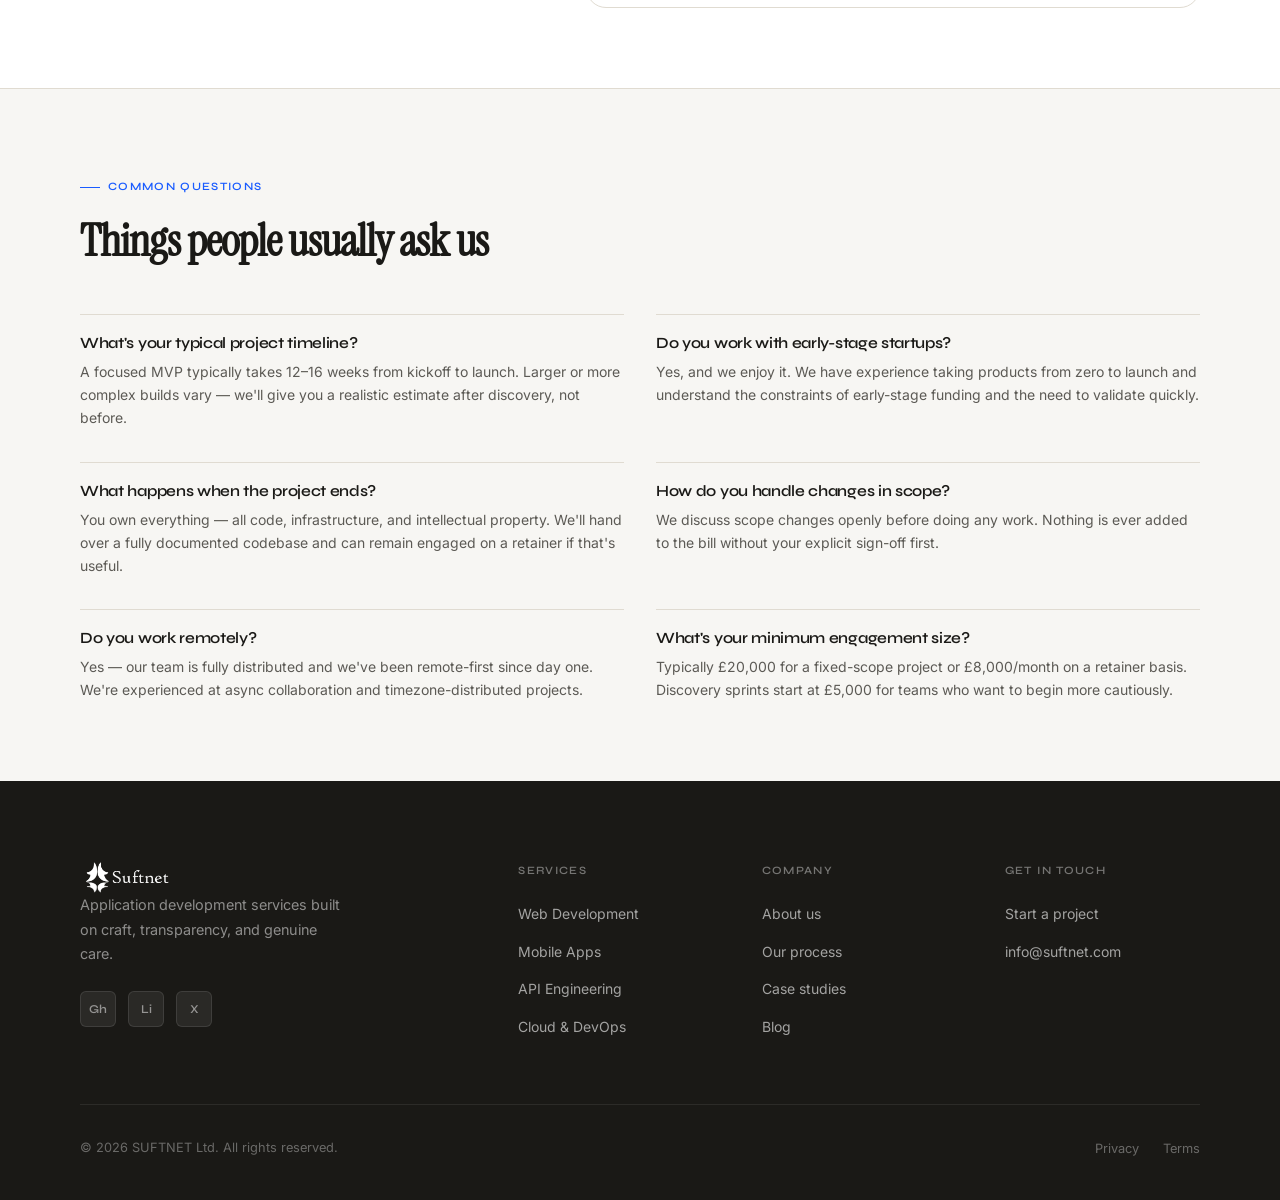
<file: contact.html>
<!DOCTYPE html>
<html lang="en">
<head>
<meta charset="UTF-8">
<meta name="viewport" content="width=device-width, initial-scale=1.0">
<title>Contact — SUFTNET</title>
<link rel="stylesheet" href="css/style.css">
<style>
.contact-layout { display: grid; grid-template-columns: 1fr 1.1fr; gap: 5rem; padding: 5rem 0; }
.contact-info h2 { margin-bottom: 1rem; }
.contact-info > p { margin-bottom: 2.5rem; font-size: 1.05rem; }
.contact-channels { display: flex; flex-direction: column; gap: 1.25rem; margin-bottom: 3rem; }
.channel {
  display: flex; align-items: flex-start; gap: 1rem;
  padding: 1.25rem;
  background: var(--off-white);
  border: 1px solid var(--border);
  border-radius: var(--r-lg);
  text-decoration: none;
  transition: border-color 0.2s;
}
.channel:hover { border-color: var(--accent); }
.channel-icon {
  width: 40px; height: 40px; border-radius: 10px;
  background: var(--accent-light);
  display: flex; align-items: center; justify-content: center;
  font-size: 1rem; flex-shrink: 0;
}
.channel h4 { font-family: var(--sans); font-size: 0.875rem; font-weight: 600; color: var(--text); text-transform: none; letter-spacing: 0; margin-bottom: 0.2rem; }
.channel p { font-size: 0.825rem; color: var(--text-3); }
.office-info { border-top: 1px solid var(--border); padding-top: 2rem; }
.office-info h4 { margin-bottom: 1rem; }
.office-detail { display: flex; gap: 0.75rem; align-items: flex-start; margin-bottom: 0.75rem; }
.office-detail span { font-size: 1rem; margin-top: 1px; }
.office-detail p { font-size: 0.875rem; color: var(--text-2); }

/* FORM */
.contact-form-wrap {
  background: var(--white);
  border: 1px solid var(--border);
  border-radius: 20px;
  padding: 2.5rem;
}
.form-title { font-family: var(--sans); font-size: 1.1rem; font-weight: 700; color: var(--text); margin-bottom: 0.4rem; }
.form-sub { font-size: 0.875rem; color: var(--text-3); margin-bottom: 2rem; }
.form-grid { display: grid; grid-template-columns: 1fr 1fr; gap: 1rem; }
.field { display: flex; flex-direction: column; gap: 0.4rem; }
.field.full { grid-column: 1 / -1; }
.field label {
  font-family: var(--sans);
  font-size: 0.8rem;
  font-weight: 600;
  color: var(--text);
  letter-spacing: 0.03em;
}
.field input,
.field select,
.field textarea {
  padding: 0.75rem 1rem;
  border: 1.5px solid var(--border);
  border-radius: var(--r);
  font-family: var(--body);
  font-size: 0.9rem;
  color: var(--text);
  background: var(--white);
  transition: border-color 0.2s;
  outline: none;
  -webkit-appearance: none;
}
.field input:focus,
.field select:focus,
.field textarea:focus { border-color: var(--accent); }
.field textarea { resize: vertical; min-height: 120px; }
.field select { cursor: pointer; }
.budget-options { display: grid; grid-template-columns: repeat(3, 1fr); gap: 0.5rem; }
.budget-opt input[type="radio"] { display: none; }
.budget-opt label {
  display: block;
  text-align: center;
  padding: 0.6rem;
  border: 1.5px solid var(--border);
  border-radius: var(--r);
  font-family: var(--sans);
  font-size: 0.8rem;
  font-weight: 600;
  color: var(--text-2);
  cursor: pointer;
  transition: all 0.15s;
}
.budget-opt input:checked + label {
  border-color: var(--accent);
  background: var(--accent-light);
  color: var(--accent);
}
.budget-opt label:hover { border-color: var(--accent); }
.submit-row { margin-top: 1.5rem; display: flex; align-items: center; gap: 1rem; }
.submit-row p { font-size: 0.775rem; color: var(--text-3); }
.form-success {
  display: none;
  text-align: center;
  padding: 3rem;
}
.form-success .tick {
  width: 56px; height: 56px;
  background: #eafaf3;
  border-radius: 50%;
  display: flex; align-items: center; justify-content: center;
  font-size: 1.5rem;
  margin: 0 auto 1.25rem;
}
.form-success h3 { margin-bottom: 0.5rem; }
.form-success p { color: var(--text-2); }

/* FAQ */
.faq-section { background: var(--off-white); border-top: 1px solid var(--border); padding: 5rem 0; }
.faq-grid { display: grid; grid-template-columns: 1fr 1fr; gap: 2rem; margin-top: 3rem; }
.faq-item { border-top: 1px solid var(--border); padding-top: 1.25rem; }
.faq-item h3 { font-family: var(--sans); font-size: 0.975rem; font-weight: 600; color: var(--text); margin-bottom: 0.5rem; }
.faq-item p { font-size: 0.875rem; color: var(--text-2); line-height: 1.65; }

@media (max-width: 960px) {
  .contact-layout { grid-template-columns: 1fr; }
  .faq-grid { grid-template-columns: 1fr; }
  .form-grid { grid-template-columns: 1fr; }
  .field.full { grid-column: auto; }
  .budget-options { grid-template-columns: repeat(2, 1fr); }
}
</style>
</head>
<body>
<nav class="nav">
  <div class="container">
    <a href="index.html" class="nav-logo-img"><img src="assets/img/logo.png" alt="Suftnet" style="height:56px;width:auto;display:block;"></a>
    <ul class="nav-links">
      <li><a href="services.html">Services</a></li>
      <li><a href="process.html">Process</a></li>
      <li><a href="about.html">About</a></li>
      <li><a href="case-studies.html">Work</a></li>
      <li><a href="blog.html">Blog</a></li>
    </ul>
    <a href="contact.html" class="btn btn-primary nav-cta active">Get in touch</a>
  </div>
</nav>

<div class="page-hero">
  <div class="container">
    <p class="tag">Get in touch</p>
    <h1>Let's talk about what you're building</h1>
    <p>No sales pitch, no commitment. Tell us about your project and we'll give you honest feedback and a clear path forward — within 24 hours.</p>
  </div>
</div>

<div class="container">
  <div class="contact-layout">
    <div class="contact-info reveal">
      <h2>We'd love to hear from you</h2>
      <p>Whether you're a startup with a fresh idea, an enterprise with a complex problem, or somewhere in between — we're happy to talk through what you're trying to build.</p>

      <div class="contact-channels">
        <a href="mailto:info@suftnet.com" class="channel">
          <div class="channel-icon">✉️</div>
          <div>
            <h4>Email us</h4>
            <p>info@suftnet.com · We reply within 24 business hours</p>
          </div>
        </a>
        <a href="tel:+447407022723" class="channel">
          <div class="channel-icon">📞</div>
          <div>
            <h4>Call us</h4>
            <p>+44 (0) 7407022723· Mon–Fri, 9am–6pm GMT</p>
          </div>
        </a>
        <a href="#" class="channel">
          <div class="channel-icon">📅</div>
          <div>
            <h4>Book a discovery call</h4>
            <p>30-minute intro call to see if we're a good fit</p>
          </div>
        </a>
        <a href="#" class="channel">
          <div class="channel-icon">💬</div>
          <div>
            <h4>Live chat</h4>
            <p>Available Mon–Fri, 9am–6pm GMT</p>
          </div>
        </a>
      </div>

      <div class="office-info">
        <h4>Office</h4>
        <div class="office-detail">
          <span>📍</span>
          <p>453, Cranbrook Road, Ilford, Essex, IG2 6EW<br>United Kingdom</p>
        </div>
        <div class="office-detail">
          <span>🕐</span>
          <p>Monday – Friday, 9:00am – 6:00pm GMT</p>
        </div>
        <div class="office-detail">
          <span>🌍</span>
          <p>Remote teams across 12 time zones</p>
        </div>
        <div class="office-detail">
          <span>•</span>
          <p>Y0EQAU</p>
        </div>
      </div>
    </div>

    <div class="contact-form-wrap reveal" data-delay="150" id="formWrap">
      <div class="form-title">Start a project</div>
      <div class="form-sub">Fill in the details below and we'll get back to you within 24 hours.</div>
      <form id="contactForm">
        <div class="form-grid">
          <div class="field">
            <label for="fname">First name</label>
            <input type="text" id="fname" placeholder="James">
          </div>
          <div class="field">
            <label for="lname">Last name</label>
            <input type="text" id="lname" placeholder="Michael">
          </div>
          <div class="field">
            <label for="email">Email address</label>
            <input type="email" id="email" placeholder="info@suftnet.com">
          </div>
          <div class="field">
            <label for="company">Company</label>
            <input type="text" id="company" placeholder="FinovaTech">
          </div>
          <div class="field full">
            <label for="service">What do you need help with?</label>
            <select id="service">
              <option value="">Select a service…</option>
              <option>Web Application Development</option>
              <option>Mobile App Development</option>
              <option>API & Backend Engineering</option>
              <option>Cloud & DevOps</option>
              <option>UI/UX Design</option>
              <option>AI Integration</option>
              <option>Not sure yet</option>
            </select>
          </div>
          <div class="field full">
            <label>Approximate budget</label>
            <div class="budget-options">
              <div class="budget-opt"><input type="radio" name="budget" id="b1" value="Under £20k"><label for="b1">Under £20k</label></div>
              <div class="budget-opt"><input type="radio" name="budget" id="b2" value="£20k–£50k"><label for="b2">£20k–£50k</label></div>
              <div class="budget-opt"><input type="radio" name="budget" id="b3" value="£50k–£100k"><label for="b3">£50k–£100k</label></div>
              <div class="budget-opt"><input type="radio" name="budget" id="b4" value="£100k–£250k"><label for="b4">£100k–£250k</label></div>
              <div class="budget-opt"><input type="radio" name="budget" id="b5" value="£250k+"><label for="b5">£250k+</label></div>
              <div class="budget-opt"><input type="radio" name="budget" id="b6" value="Not sure"><label for="b6">Not sure</label></div>
            </div>
          </div>
          <div class="field full">
            <label for="message">Tell us about your project</label>
            <textarea id="message" placeholder="What are you building? What problem does it solve? What's your timeline?"></textarea>
          </div>
        </div>
        <div class="submit-row">
          <button type="submit" class="btn btn-primary">Send message <svg width="14" height="14" fill="none" viewBox="0 0 16 16"><path d="M3 8h10M9 4l4 4-4 4" stroke="currentColor" stroke-width="1.5" stroke-linecap="round" stroke-linejoin="round"/></svg></button>
          <p>We'll reply within 24 business hours.</p>
        </div>
      </form>
      <div class="form-success" id="formSuccess">
        <div class="tick">✓</div>
        <h3>Message received</h3>
        <p>Thanks for reaching out. Someone from our team will get back to you within 24 business hours.</p>
      </div>
    </div>
  </div>
</div>

<section class="faq-section">
  <div class="container">
    <p class="tag">Common questions</p>
    <h2>Things people usually ask us</h2>
    <div class="faq-grid">
      <div class="faq-item reveal">
        <h3>What's your typical project timeline?</h3>
        <p>A focused MVP typically takes 12–16 weeks from kickoff to launch. Larger or more complex builds vary — we'll give you a realistic estimate after discovery, not before.</p>
      </div>
      <div class="faq-item reveal" data-delay="80">
        <h3>Do you work with early-stage startups?</h3>
        <p>Yes, and we enjoy it. We have experience taking products from zero to launch and understand the constraints of early-stage funding and the need to validate quickly.</p>
      </div>
      <div class="faq-item reveal" data-delay="160">
        <h3>What happens when the project ends?</h3>
        <p>You own everything — all code, infrastructure, and intellectual property. We'll hand over a fully documented codebase and can remain engaged on a retainer if that's useful.</p>
      </div>
      <div class="faq-item reveal" data-delay="240">
        <h3>How do you handle changes in scope?</h3>
        <p>We discuss scope changes openly before doing any work. Nothing is ever added to the bill without your explicit sign-off first.</p>
      </div>
      <div class="faq-item reveal" data-delay="320">
        <h3>Do you work remotely?</h3>
        <p>Yes — our team is fully distributed and we've been remote-first since day one. We're experienced at async collaboration and timezone-distributed projects.</p>
      </div>
      <div class="faq-item reveal" data-delay="400">
        <h3>What's your minimum engagement size?</h3>
        <p>Typically £20,000 for a fixed-scope project or £8,000/month on a retainer basis. Discovery sprints start at £5,000 for teams who want to begin more cautiously.</p>
      </div>
    </div>
  </div>
</section>

<footer>
  <div class="container">
    <div class="footer-grid">
      <div class="footer-brand">
        <a href="index.html" class="nav-logo-img"><img src="assets/img/logo.png" alt="Suftnet" style="height:32px;width:auto;display:block;filter:brightness(0) invert(1);"></a>
        <p>Application development services built on craft, transparency, and genuine care.</p>
        <div class="social-icons"><a href="#" class="social-icon">Gh</a><a href="#" class="social-icon">Li</a><a href="#" class="social-icon">X</a></div>
      </div>
      <div class="footer-col"><h4>Services</h4><ul><li><a href="services.html">Web Development</a></li><li><a href="services.html">Mobile Apps</a></li><li><a href="services.html">API Engineering</a></li><li><a href="services.html">Cloud & DevOps</a></li></ul></div>
      <div class="footer-col"><h4>Company</h4><ul><li><a href="about.html">About us</a></li><li><a href="process.html">Our process</a></li><li><a href="case-studies.html">Case studies</a></li><li><a href="blog.html">Blog</a></li></ul></div>
      <div class="footer-col"><h4>Get in touch</h4><ul><li><a href="contact.html">Start a project</a></li><li><a href="mailto:info@suftnet.com">info@suftnet.com</a></li></ul></div>
    </div>
    <div class="footer-bottom">
      <p>© 2026 SUFTNET Ltd. All rights reserved.</p>
      <div class="footer-legal"><a href="#">Privacy</a><a href="#">Terms</a></div>
    </div>
  </div>
</footer>
<script src="js/main.js"></script>
<script>
document.getElementById('contactForm').addEventListener('submit', function(e) {
  e.preventDefault();
  document.getElementById('contactForm').style.display = 'none';
  document.getElementById('formSuccess').style.display = 'block';
  document.querySelector('.form-title').textContent = 'Thank you!';
  document.querySelector('.form-sub').textContent = '';
});
</script>
</body>
</html>
</file>
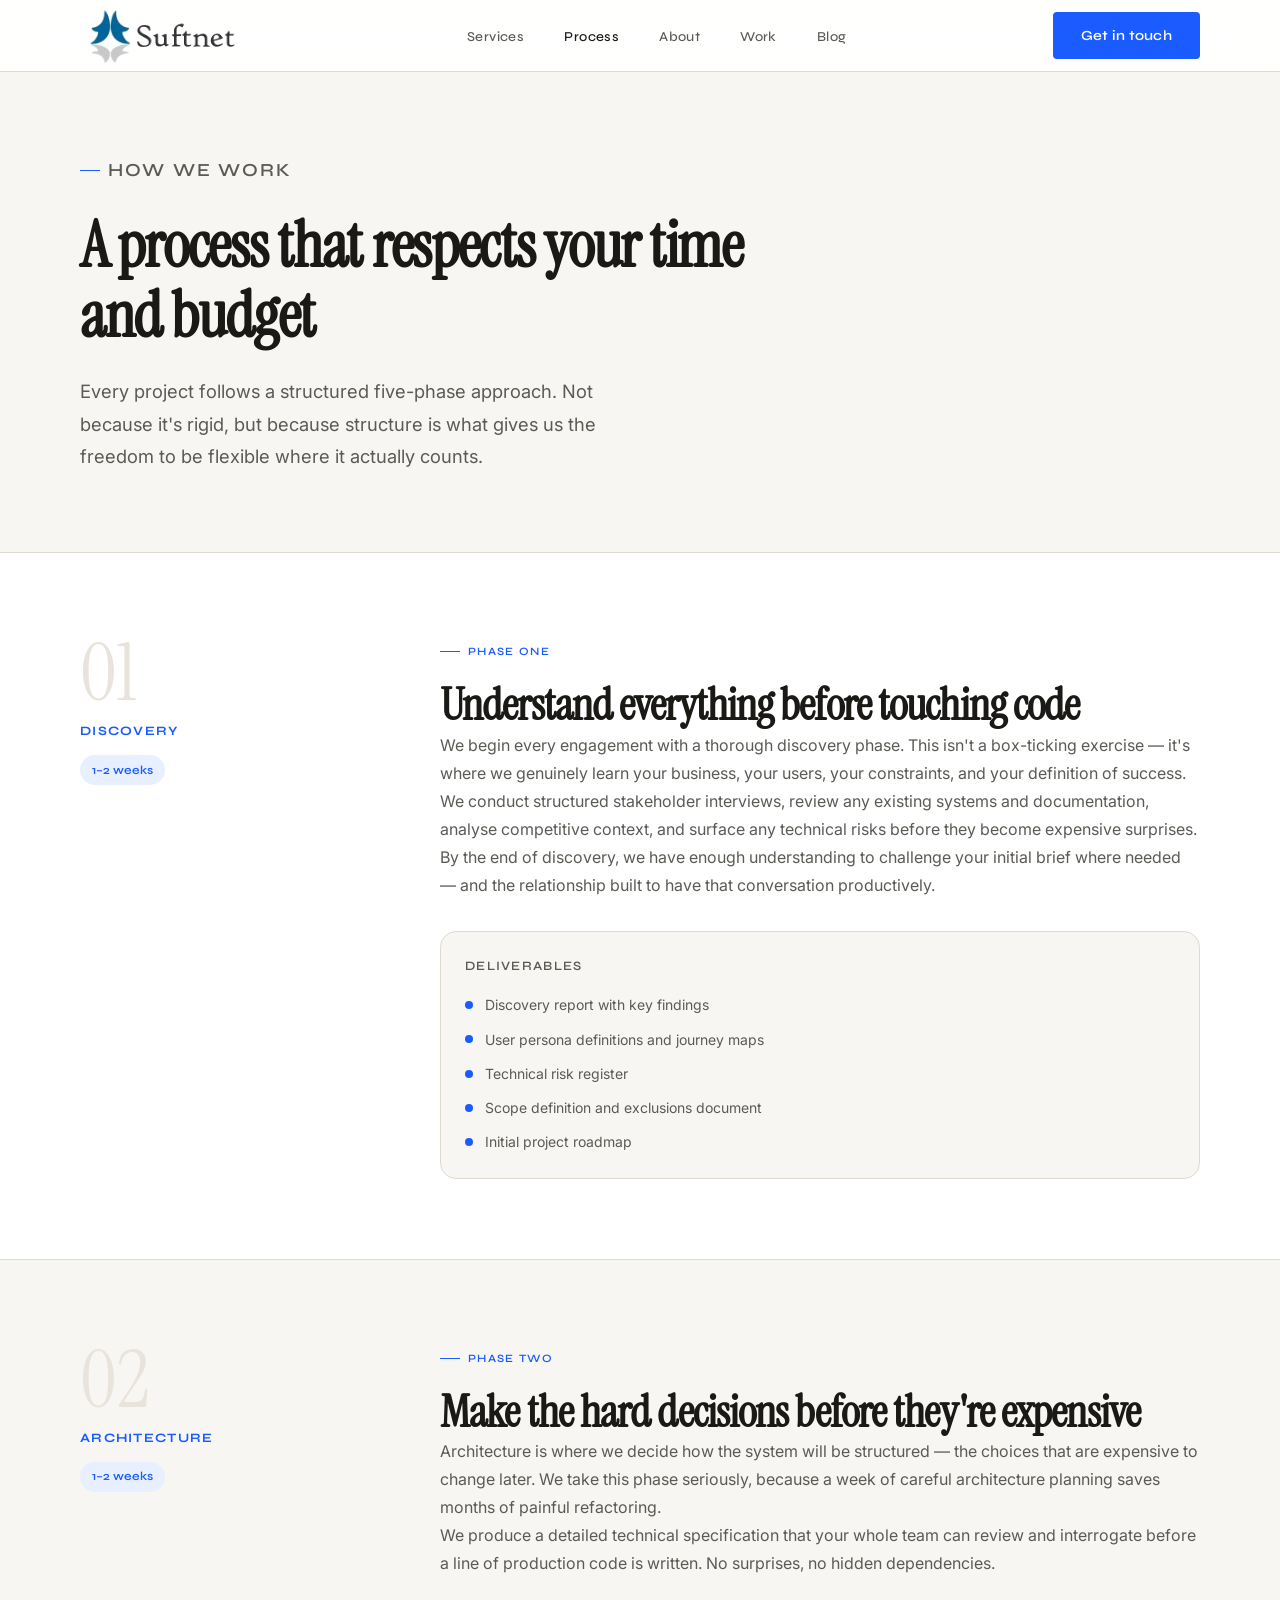
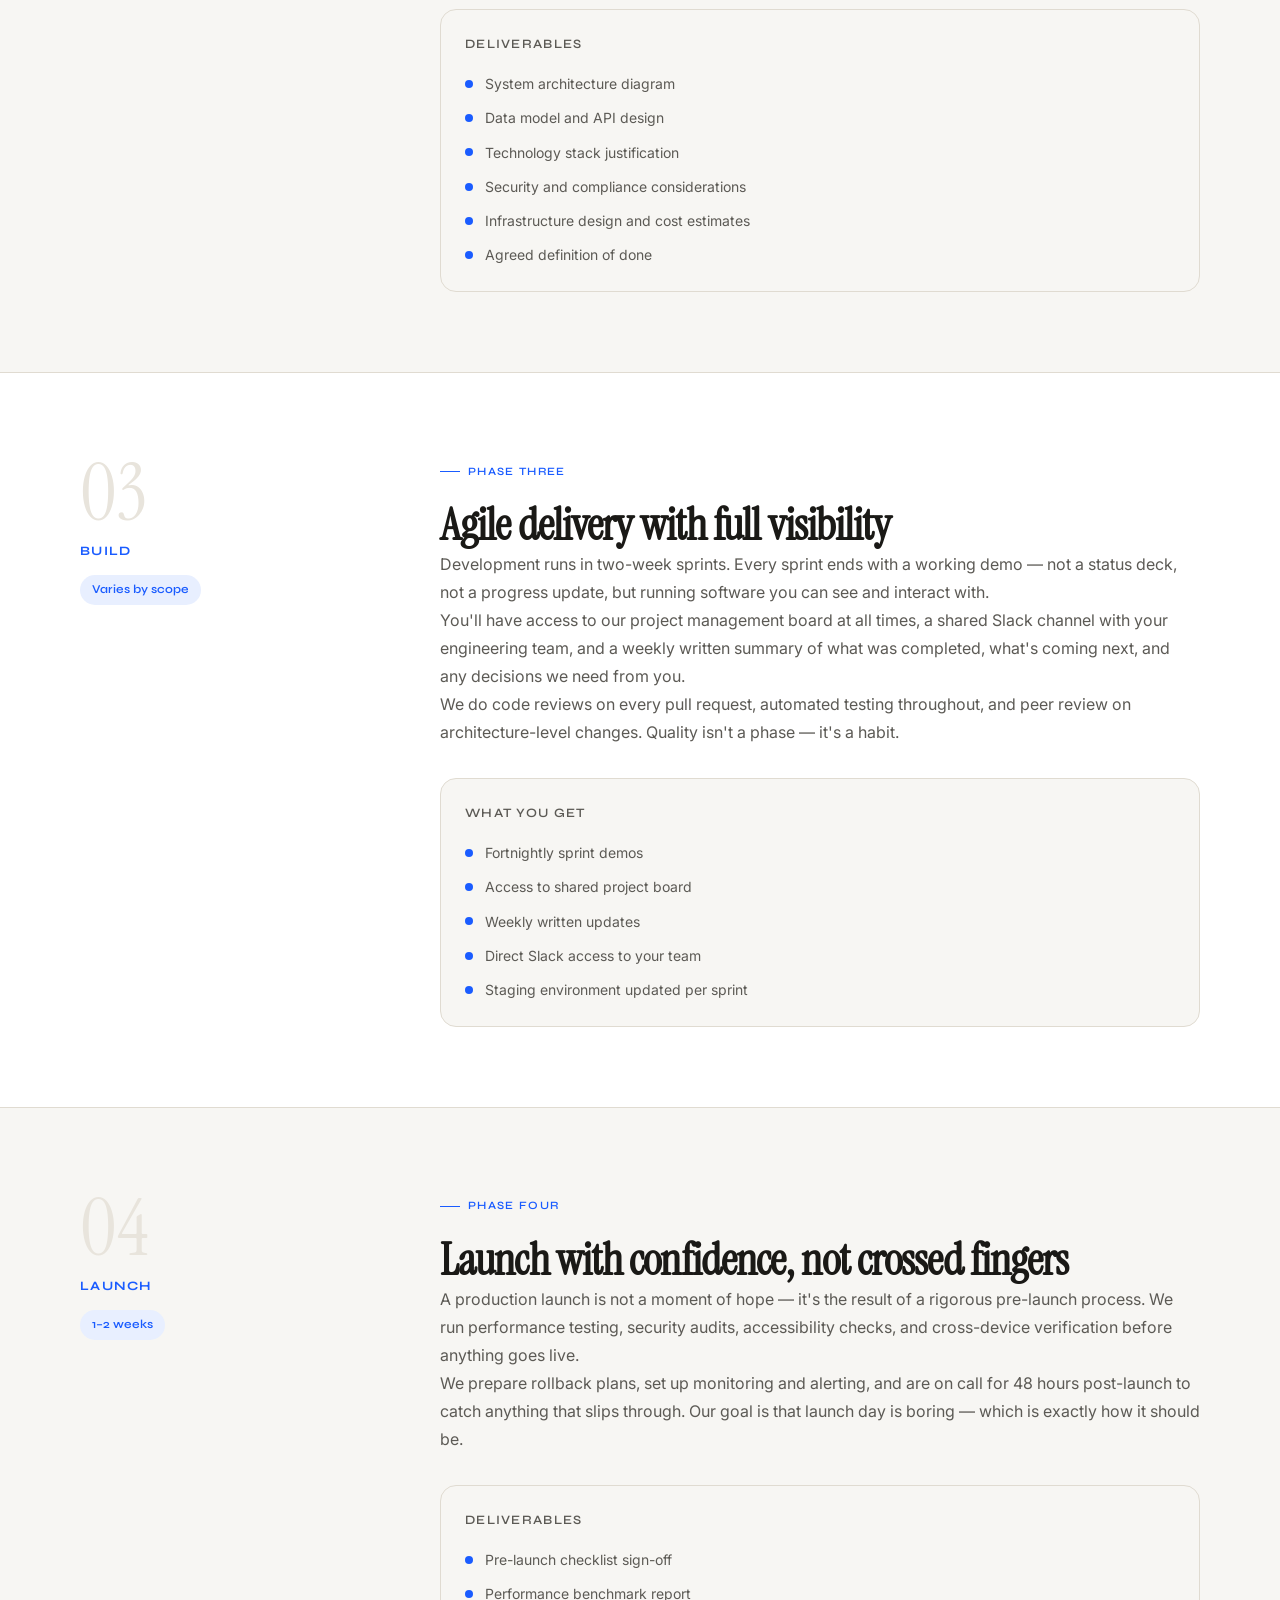
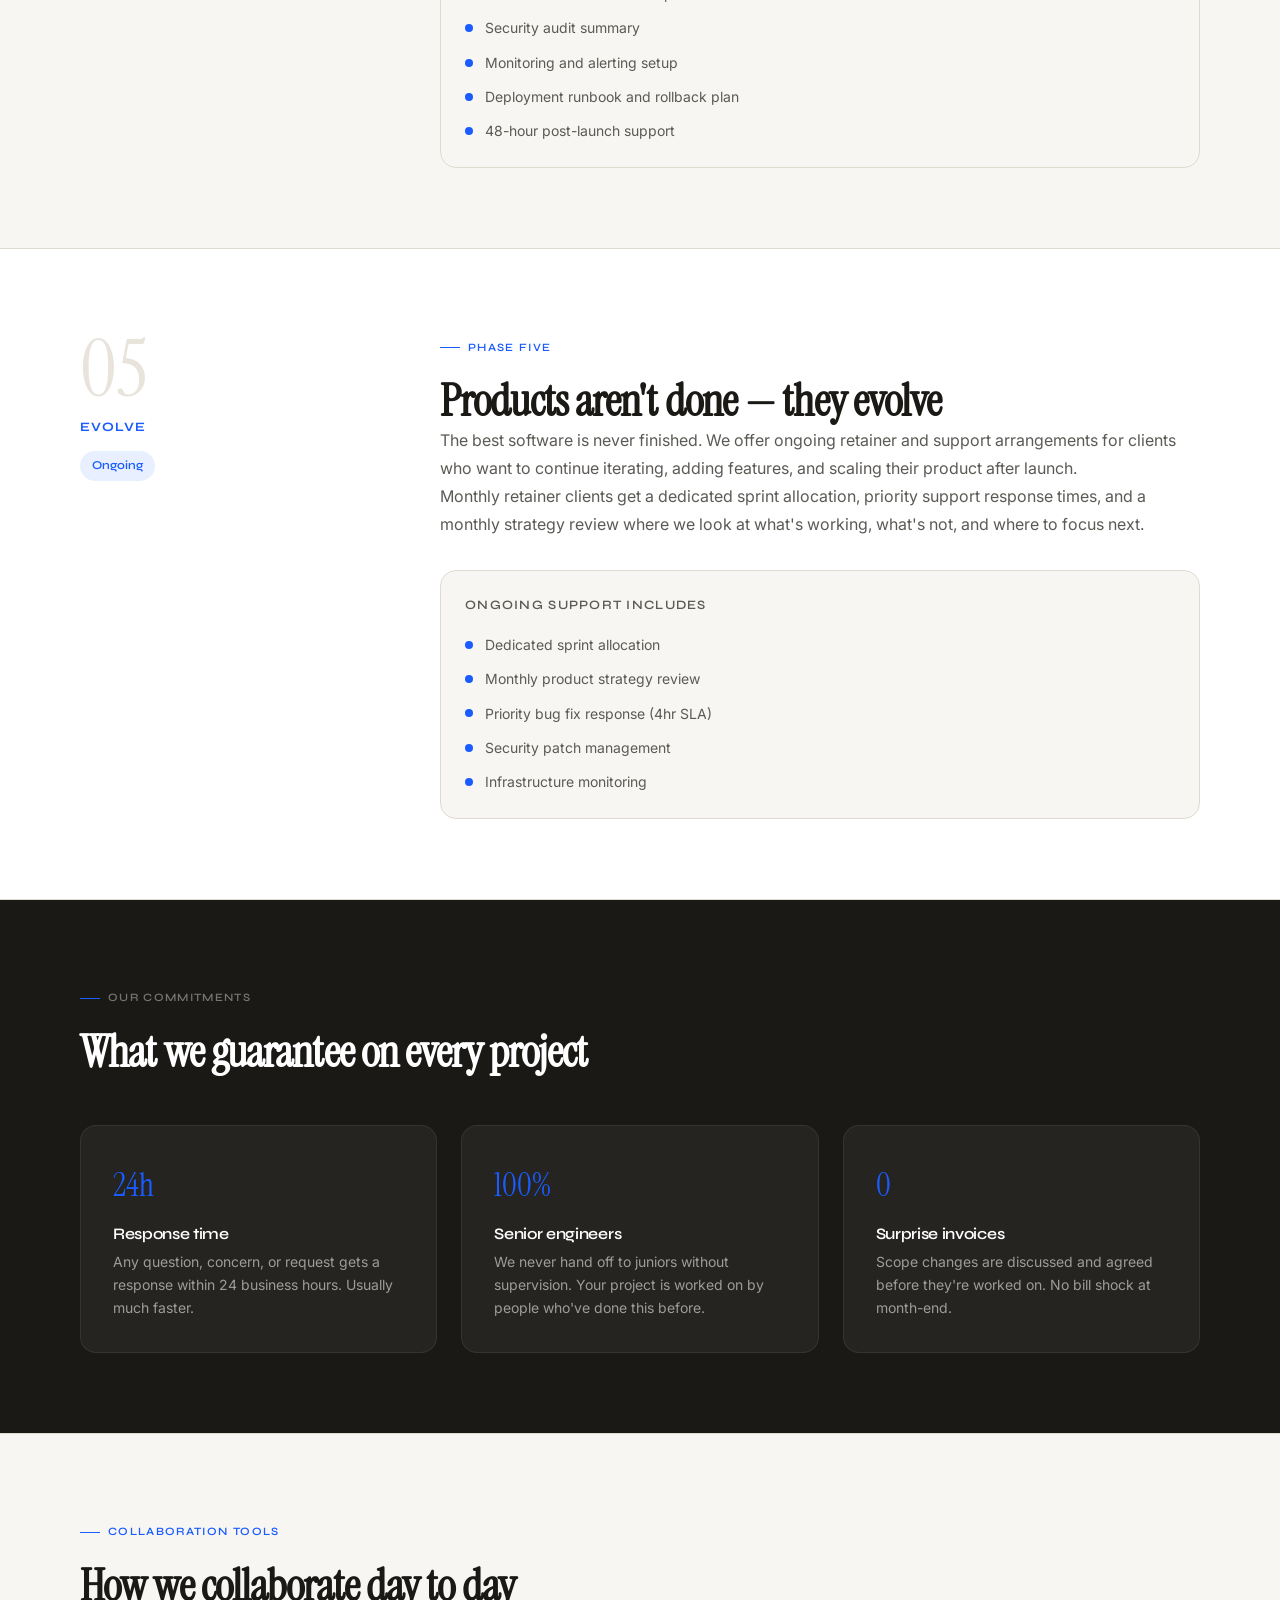
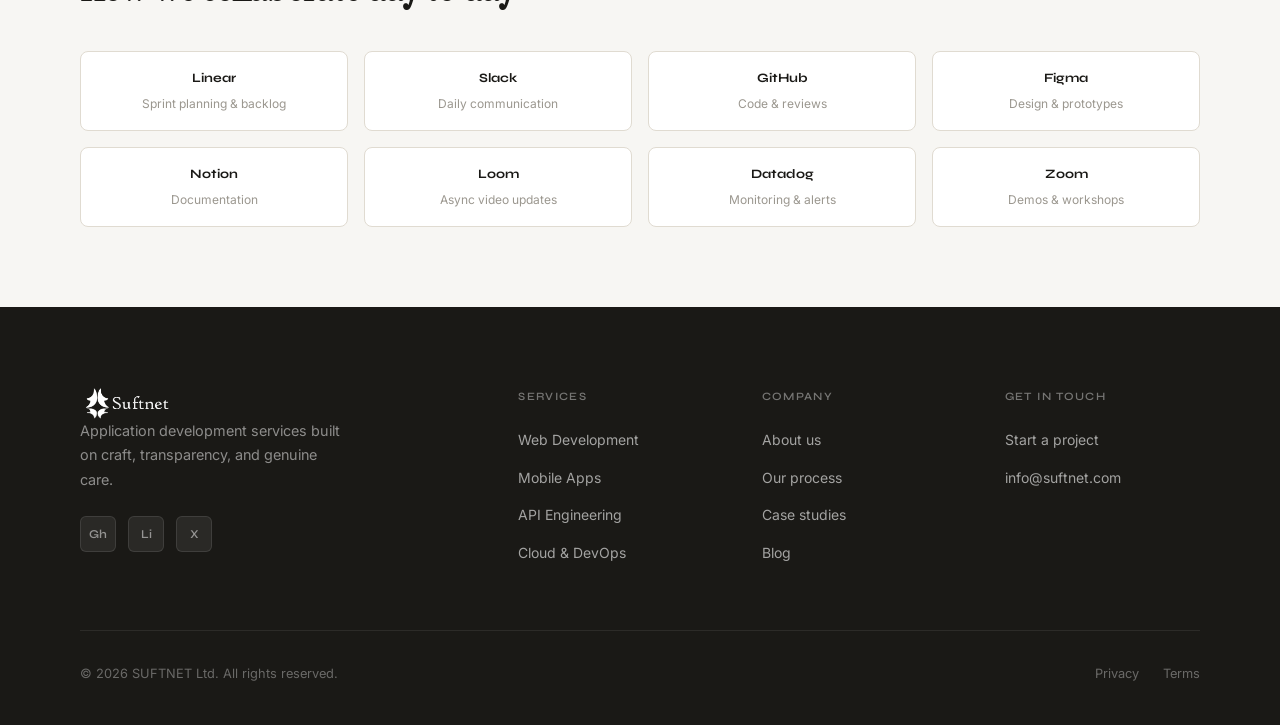
<file: process.html>
<!DOCTYPE html>
<html lang="en">
<head>
<meta charset="UTF-8">
<meta name="viewport" content="width=device-width, initial-scale=1.0">
<title>Our Process — SUFTNET</title>
<link rel="stylesheet" href="css/style.css">
<style>
.process-phase {
  padding: 5rem 0;
  border-bottom: 1px solid var(--border);
}
.phase-layout { display: grid; grid-template-columns: 280px 1fr; gap: 5rem; }
.phase-number {
  font-family: var(--serif);
  font-size: 5rem;
  color: var(--stone);
  line-height: 1;
  margin-bottom: 0.5rem;
}
.phase-label { font-family: var(--sans); font-weight: 700; font-size: 0.8rem; letter-spacing: 0.1em; text-transform: uppercase; color: var(--accent); }
.phase-content h2 { margin-bottom: 1rem; }
.phase-content p { margin-bottom: 1.25rem; }
.phase-deliverables {
  margin-top: 2rem;
  background: var(--off-white);
  border: 1px solid var(--border);
  border-radius: var(--r-lg);
  padding: 1.5rem;
}
.phase-deliverables h4 { margin-bottom: 1rem; }
.deliverable-list { list-style: none; display: flex; flex-direction: column; gap: 0.65rem; }
.deliverable-list li {
  display: flex; align-items: center; gap: 0.75rem;
  font-size: 0.875rem; color: var(--text-2);
}
.deliverable-list li::before {
  content: '';
  width: 8px; height: 8px; border-radius: 50%;
  background: var(--accent); flex-shrink: 0;
}
.phase-duration {
  display: inline-flex;
  align-items: center;
  gap: 0.4rem;
  background: var(--accent-light);
  color: var(--accent);
  font-family: var(--sans);
  font-size: 0.75rem;
  font-weight: 600;
  padding: 0.3rem 0.75rem;
  border-radius: 100px;
  margin-top: 0.75rem;
}

.guarantee-section { background: var(--text); padding: 5rem 0; }
.guarantee-grid { display: grid; grid-template-columns: repeat(3, 1fr); gap: 1.5rem; margin-top: 3rem; }
.guarantee-card {
  background: rgba(255,255,255,0.05);
  border: 1px solid rgba(255,255,255,0.07);
  border-radius: var(--r-lg);
  padding: 2rem;
}
.guarantee-card .gnum { font-family: var(--serif); font-size: 2rem; color: var(--accent); margin-bottom: 0.75rem; }
.guarantee-card h3 { font-family: var(--sans); font-weight: 600; color: #fff; font-size: 1rem; margin-bottom: 0.5rem; }
.guarantee-card p { font-size: 0.875rem; color: rgba(255,255,255,0.55); line-height: 1.65; }

.tools-section { padding: 5rem 0; background: var(--off-white); border-top: 1px solid var(--border); }
.tools-grid { display: grid; grid-template-columns: repeat(4, 1fr); gap: 1rem; margin-top: 2.5rem; }
.tool-chip {
  background: var(--white);
  border: 1px solid var(--border);
  border-radius: var(--r);
  padding: 1rem;
  text-align: center;
}
.tool-chip h4 { font-family: var(--sans); font-size: 0.8rem; font-weight: 700; color: var(--text); text-transform: none; letter-spacing: 0; }
.tool-chip p { font-size: 0.75rem; color: var(--text-3); margin-top: 0.2rem; }

@media (max-width: 900px) {
  .phase-layout { grid-template-columns: 1fr; gap: 1.5rem; }
  .phase-number { font-size: 3rem; }
  .guarantee-grid { grid-template-columns: 1fr; }
  .tools-grid { grid-template-columns: repeat(2, 1fr); }
}
</style>
</head>
<body>
<nav class="nav">
  <div class="container">
    <a href="index.html" class="nav-logo-img"><img src="assets/img/logo.png" alt="Suftnet" style="height:56px;width:auto;display:block;"></a>
    <ul class="nav-links">
      <li><a href="services.html">Services</a></li>
      <li><a href="process.html" class="active">Process</a></li>
      <li><a href="about.html">About</a></li>
      <li><a href="case-studies.html">Work</a></li>
      <li><a href="blog.html">Blog</a></li>
    </ul>
    <a href="contact.html" class="btn btn-primary nav-cta">Get in touch</a>
  </div>
</nav>

<div class="page-hero">
  <div class="container">
    <p class="tag">How we work</p>
    <h1>A process that respects your time and budget</h1>
    <p>Every project follows a structured five-phase approach. Not because it's rigid, but because structure is what gives us the freedom to be flexible where it actually counts.</p>
  </div>
</div>

<section class="process-phase">
  <div class="container">
    <div class="phase-layout">
      <div class="reveal">
        <div class="phase-number">01</div>
        <div class="phase-label">Discovery</div>
        <div class="phase-duration">1–2 weeks</div>
      </div>
      <div class="reveal" data-delay="150">
        <p class="tag">Phase one</p>
        <h2>Understand everything before touching code</h2>
        <p>We begin every engagement with a thorough discovery phase. This isn't a box-ticking exercise — it's where we genuinely learn your business, your users, your constraints, and your definition of success.</p>
        <p>We conduct structured stakeholder interviews, review any existing systems and documentation, analyse competitive context, and surface any technical risks before they become expensive surprises.</p>
        <p>By the end of discovery, we have enough understanding to challenge your initial brief where needed — and the relationship built to have that conversation productively.</p>
        <div class="phase-deliverables">
          <h4>Deliverables</h4>
          <ul class="deliverable-list">
            <li>Discovery report with key findings</li>
            <li>User persona definitions and journey maps</li>
            <li>Technical risk register</li>
            <li>Scope definition and exclusions document</li>
            <li>Initial project roadmap</li>
          </ul>
        </div>
      </div>
    </div>
  </div>
</section>

<section class="process-phase" style="background:var(--off-white)">
  <div class="container">
    <div class="phase-layout">
      <div class="reveal">
        <div class="phase-number">02</div>
        <div class="phase-label">Architecture</div>
        <div class="phase-duration">1–2 weeks</div>
      </div>
      <div class="reveal" data-delay="150">
        <p class="tag">Phase two</p>
        <h2>Make the hard decisions before they're expensive</h2>
        <p>Architecture is where we decide how the system will be structured — the choices that are expensive to change later. We take this phase seriously, because a week of careful architecture planning saves months of painful refactoring.</p>
        <p>We produce a detailed technical specification that your whole team can review and interrogate before a line of production code is written. No surprises, no hidden dependencies.</p>
        <div class="phase-deliverables">
          <h4>Deliverables</h4>
          <ul class="deliverable-list">
            <li>System architecture diagram</li>
            <li>Data model and API design</li>
            <li>Technology stack justification</li>
            <li>Security and compliance considerations</li>
            <li>Infrastructure design and cost estimates</li>
            <li>Agreed definition of done</li>
          </ul>
        </div>
      </div>
    </div>
  </div>
</section>

<section class="process-phase">
  <div class="container">
    <div class="phase-layout">
      <div class="reveal">
        <div class="phase-number">03</div>
        <div class="phase-label">Build</div>
        <div class="phase-duration">Varies by scope</div>
      </div>
      <div class="reveal" data-delay="150">
        <p class="tag">Phase three</p>
        <h2>Agile delivery with full visibility</h2>
        <p>Development runs in two-week sprints. Every sprint ends with a working demo — not a status deck, not a progress update, but running software you can see and interact with.</p>
        <p>You'll have access to our project management board at all times, a shared Slack channel with your engineering team, and a weekly written summary of what was completed, what's coming next, and any decisions we need from you.</p>
        <p>We do code reviews on every pull request, automated testing throughout, and peer review on architecture-level changes. Quality isn't a phase — it's a habit.</p>
        <div class="phase-deliverables">
          <h4>What you get</h4>
          <ul class="deliverable-list">
            <li>Fortnightly sprint demos</li>
            <li>Access to shared project board</li>
            <li>Weekly written updates</li>
            <li>Direct Slack access to your team</li>
            <li>Staging environment updated per sprint</li>
          </ul>
        </div>
      </div>
    </div>
  </div>
</section>

<section class="process-phase" style="background:var(--off-white)">
  <div class="container">
    <div class="phase-layout">
      <div class="reveal">
        <div class="phase-number">04</div>
        <div class="phase-label">Launch</div>
        <div class="phase-duration">1–2 weeks</div>
      </div>
      <div class="reveal" data-delay="150">
        <p class="tag">Phase four</p>
        <h2>Launch with confidence, not crossed fingers</h2>
        <p>A production launch is not a moment of hope — it's the result of a rigorous pre-launch process. We run performance testing, security audits, accessibility checks, and cross-device verification before anything goes live.</p>
        <p>We prepare rollback plans, set up monitoring and alerting, and are on call for 48 hours post-launch to catch anything that slips through. Our goal is that launch day is boring — which is exactly how it should be.</p>
        <div class="phase-deliverables">
          <h4>Deliverables</h4>
          <ul class="deliverable-list">
            <li>Pre-launch checklist sign-off</li>
            <li>Performance benchmark report</li>
            <li>Security audit summary</li>
            <li>Monitoring and alerting setup</li>
            <li>Deployment runbook and rollback plan</li>
            <li>48-hour post-launch support</li>
          </ul>
        </div>
      </div>
    </div>
  </div>
</section>

<section class="process-phase">
  <div class="container">
    <div class="phase-layout">
      <div class="reveal">
        <div class="phase-number">05</div>
        <div class="phase-label">Evolve</div>
        <div class="phase-duration">Ongoing</div>
      </div>
      <div class="reveal" data-delay="150">
        <p class="tag">Phase five</p>
        <h2>Products aren't done — they evolve</h2>
        <p>The best software is never finished. We offer ongoing retainer and support arrangements for clients who want to continue iterating, adding features, and scaling their product after launch.</p>
        <p>Monthly retainer clients get a dedicated sprint allocation, priority support response times, and a monthly strategy review where we look at what's working, what's not, and where to focus next.</p>
        <div class="phase-deliverables">
          <h4>Ongoing support includes</h4>
          <ul class="deliverable-list">
            <li>Dedicated sprint allocation</li>
            <li>Monthly product strategy review</li>
            <li>Priority bug fix response (4hr SLA)</li>
            <li>Security patch management</li>
            <li>Infrastructure monitoring</li>
          </ul>
        </div>
      </div>
    </div>
  </div>
</section>

<!-- GUARANTEES -->
<section class="guarantee-section">
  <div class="container">
    <p class="tag" style="color:rgba(255,255,255,0.4)">Our commitments</p>
    <h2 style="color:#fff">What we guarantee on every project</h2>
    <div class="guarantee-grid">
      <div class="guarantee-card reveal">
        <div class="gnum">24h</div>
        <h3>Response time</h3>
        <p>Any question, concern, or request gets a response within 24 business hours. Usually much faster.</p>
      </div>
      <div class="guarantee-card reveal" data-delay="100">
        <div class="gnum">100%</div>
        <h3>Senior engineers</h3>
        <p>We never hand off to juniors without supervision. Your project is worked on by people who've done this before.</p>
      </div>
      <div class="guarantee-card reveal" data-delay="200">
        <div class="gnum">0</div>
        <h3>Surprise invoices</h3>
        <p>Scope changes are discussed and agreed before they're worked on. No bill shock at month-end.</p>
      </div>
    </div>
  </div>
</section>

<!-- TOOLS -->
<section class="tools-section">
  <div class="container">
    <p class="tag">Collaboration tools</p>
    <h2>How we collaborate day to day</h2>
    <div class="tools-grid">
      <div class="tool-chip reveal"><h4>Linear</h4><p>Sprint planning & backlog</p></div>
      <div class="tool-chip reveal" data-delay="60"><h4>Slack</h4><p>Daily communication</p></div>
      <div class="tool-chip reveal" data-delay="120"><h4>GitHub</h4><p>Code & reviews</p></div>
      <div class="tool-chip reveal" data-delay="180"><h4>Figma</h4><p>Design & prototypes</p></div>
      <div class="tool-chip reveal" data-delay="240"><h4>Notion</h4><p>Documentation</p></div>
      <div class="tool-chip reveal" data-delay="300"><h4>Loom</h4><p>Async video updates</p></div>
      <div class="tool-chip reveal" data-delay="360"><h4>Datadog</h4><p>Monitoring & alerts</p></div>
      <div class="tool-chip reveal" data-delay="420"><h4>Zoom</h4><p>Demos & workshops</p></div>
    </div>
  </div>
</section>

<footer>
  <div class="container">
    <div class="footer-grid">
      <div class="footer-brand">
        <a href="index.html" class="nav-logo-img"><img src="assets/img/logo.png" alt="Suftnet" style="height:32px;width:auto;display:block;filter:brightness(0) invert(1);"></a>
        <p>Application development services built on craft, transparency, and genuine care.</p>
        <div class="social-icons"><a href="#" class="social-icon">Gh</a><a href="#" class="social-icon">Li</a><a href="#" class="social-icon">X</a></div>
      </div>
      <div class="footer-col"><h4>Services</h4><ul><li><a href="services.html">Web Development</a></li><li><a href="services.html">Mobile Apps</a></li><li><a href="services.html">API Engineering</a></li><li><a href="services.html">Cloud & DevOps</a></li></ul></div>
      <div class="footer-col"><h4>Company</h4><ul><li><a href="about.html">About us</a></li><li><a href="process.html">Our process</a></li><li><a href="case-studies.html">Case studies</a></li><li><a href="blog.html">Blog</a></li></ul></div>
      <div class="footer-col"><h4>Get in touch</h4><ul><li><a href="contact.html">Start a project</a></li><li><a href="mailto:info@suftnet.com">info@suftnet.com</a></li></ul></div>
    </div>
    <div class="footer-bottom">
      <p>© 2026 SUFTNET Ltd. All rights reserved.</p>
      <div class="footer-legal"><a href="#">Privacy</a><a href="#">Terms</a></div>
    </div>
  </div>
</footer>
<script src="js/main.js"></script>
</body>
</html>
</file>
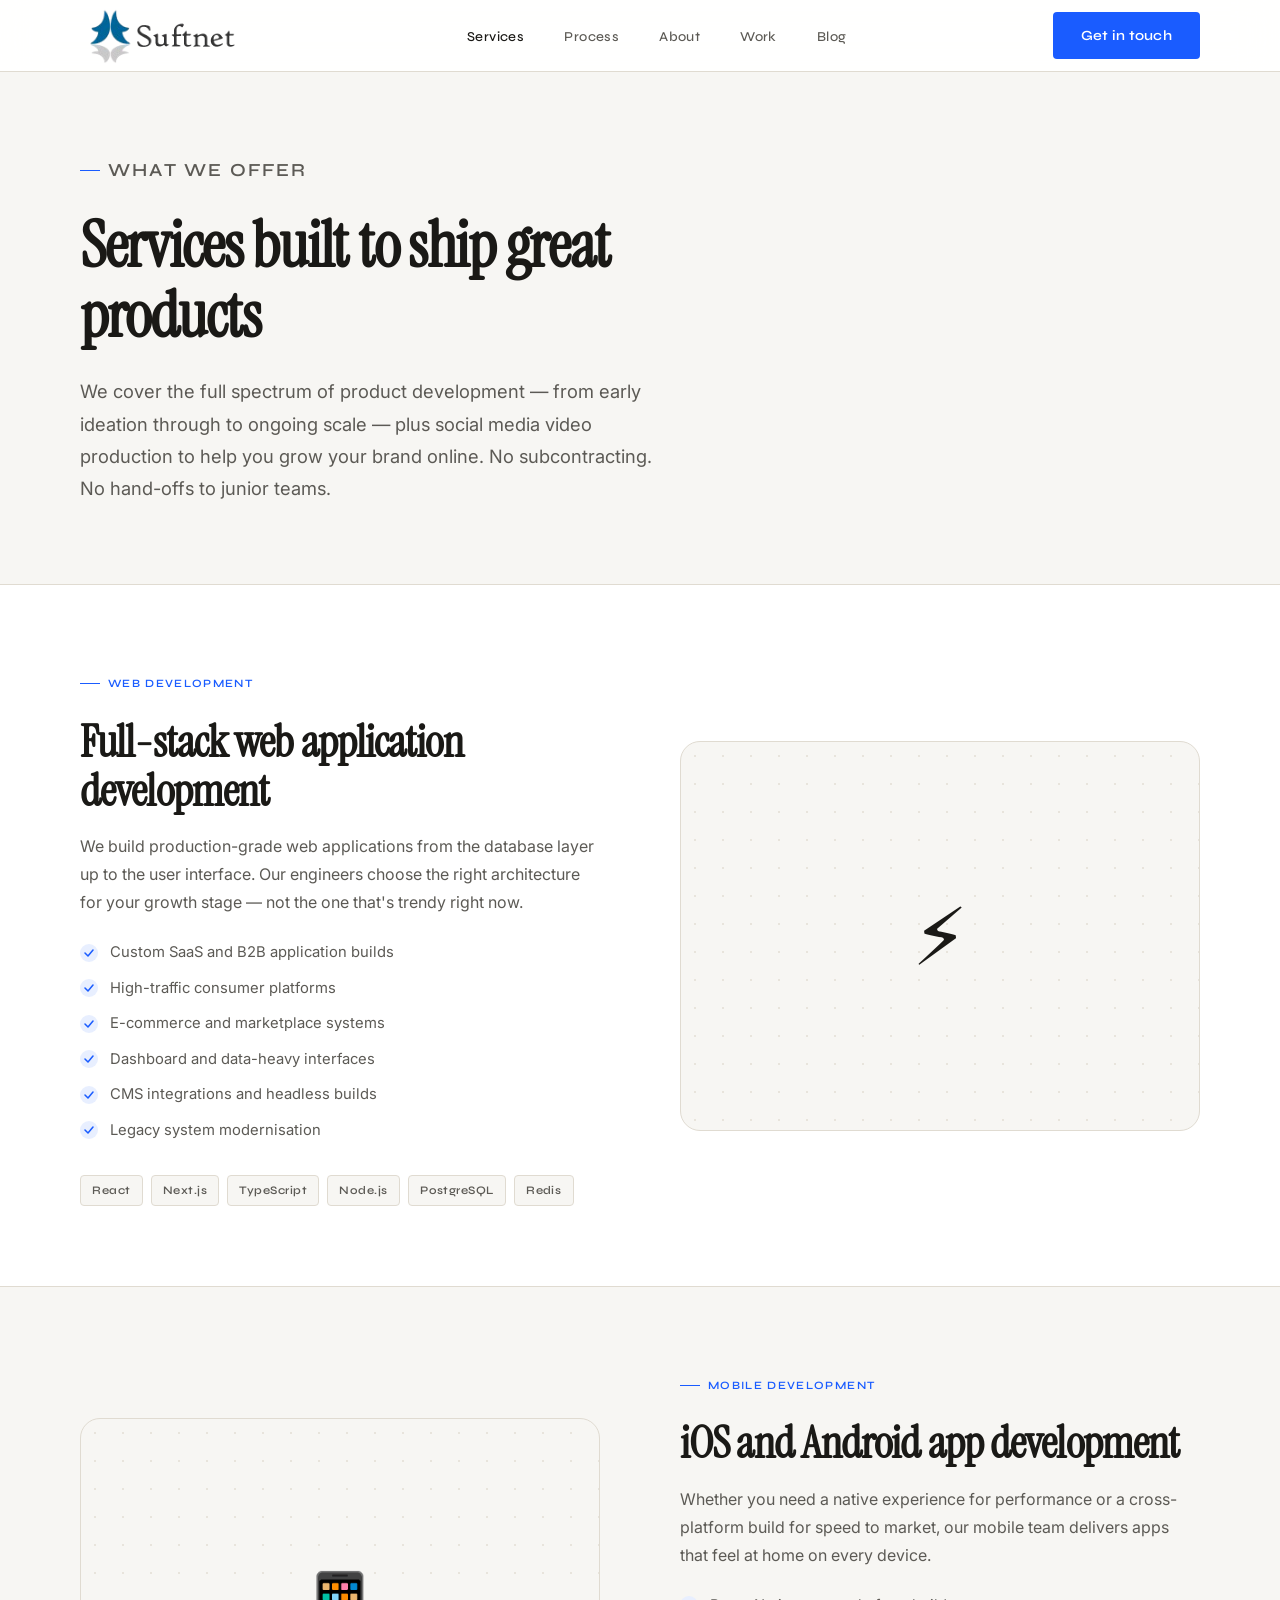
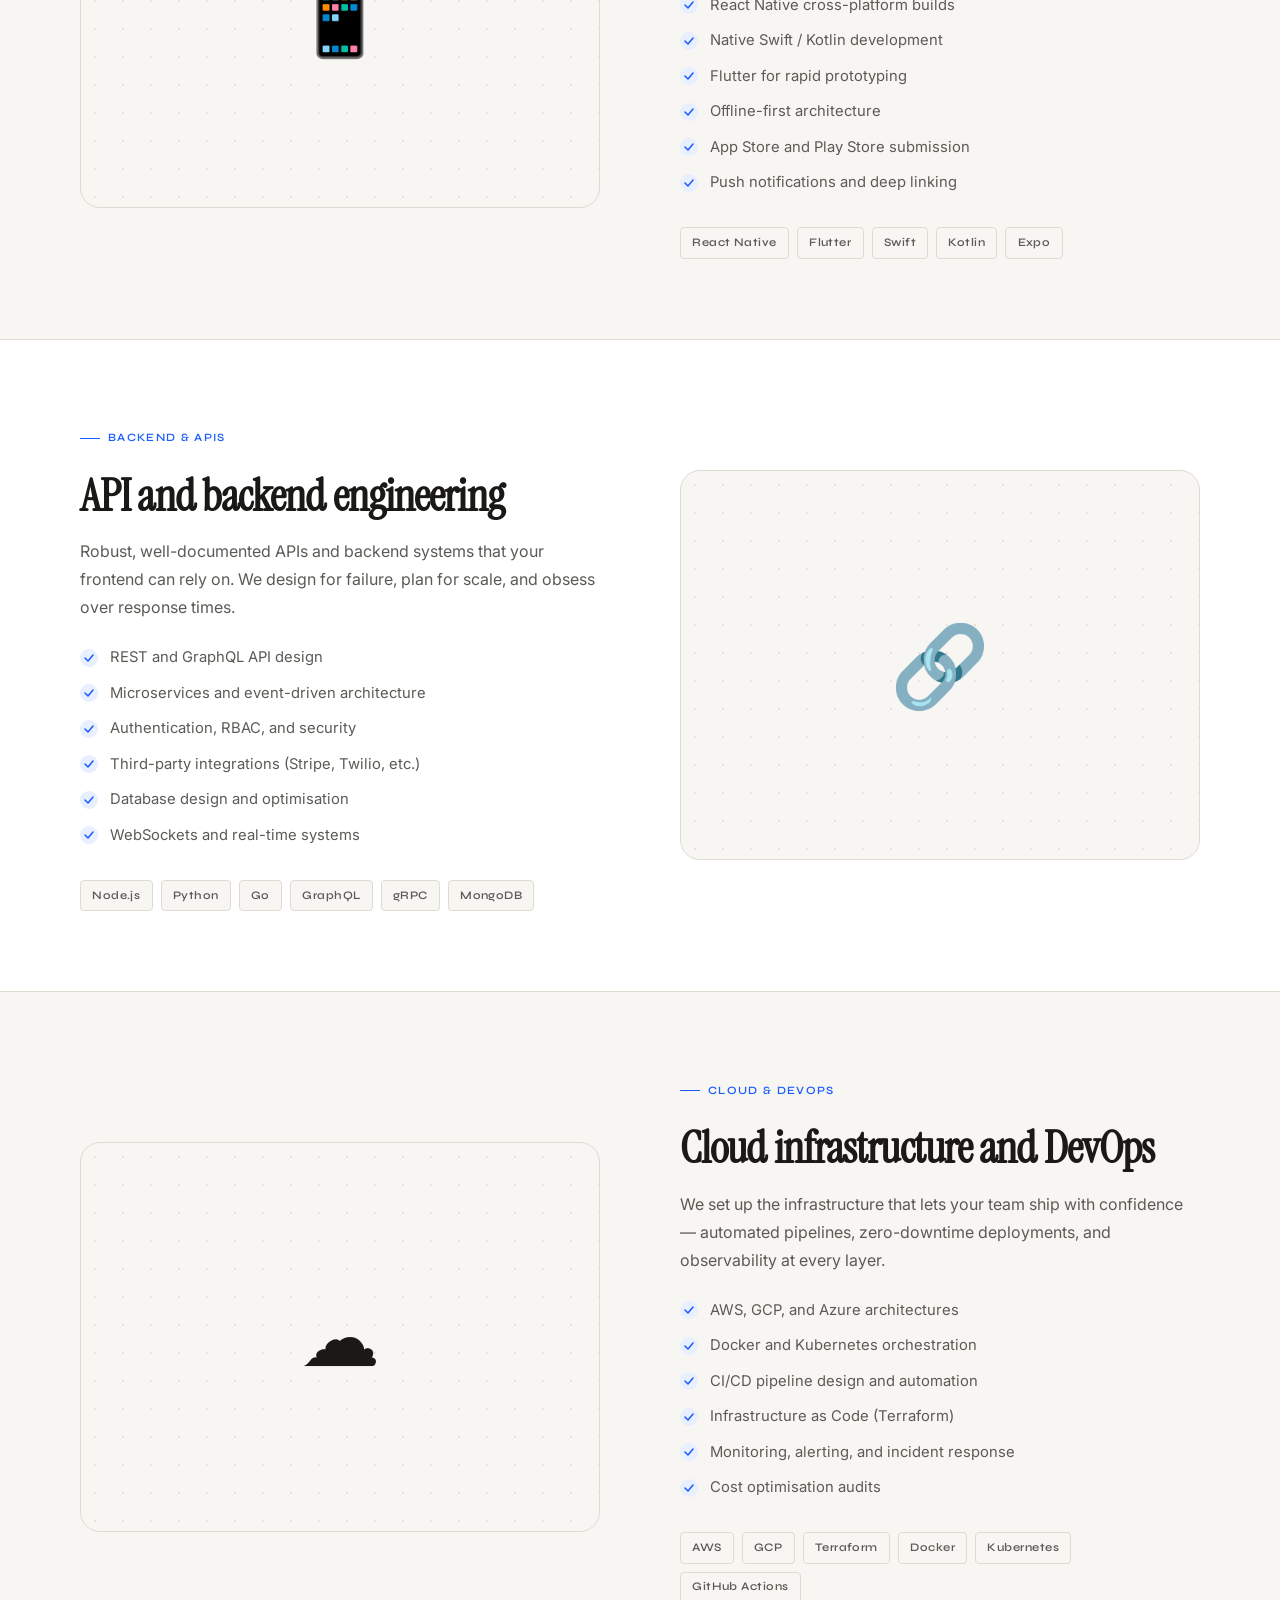
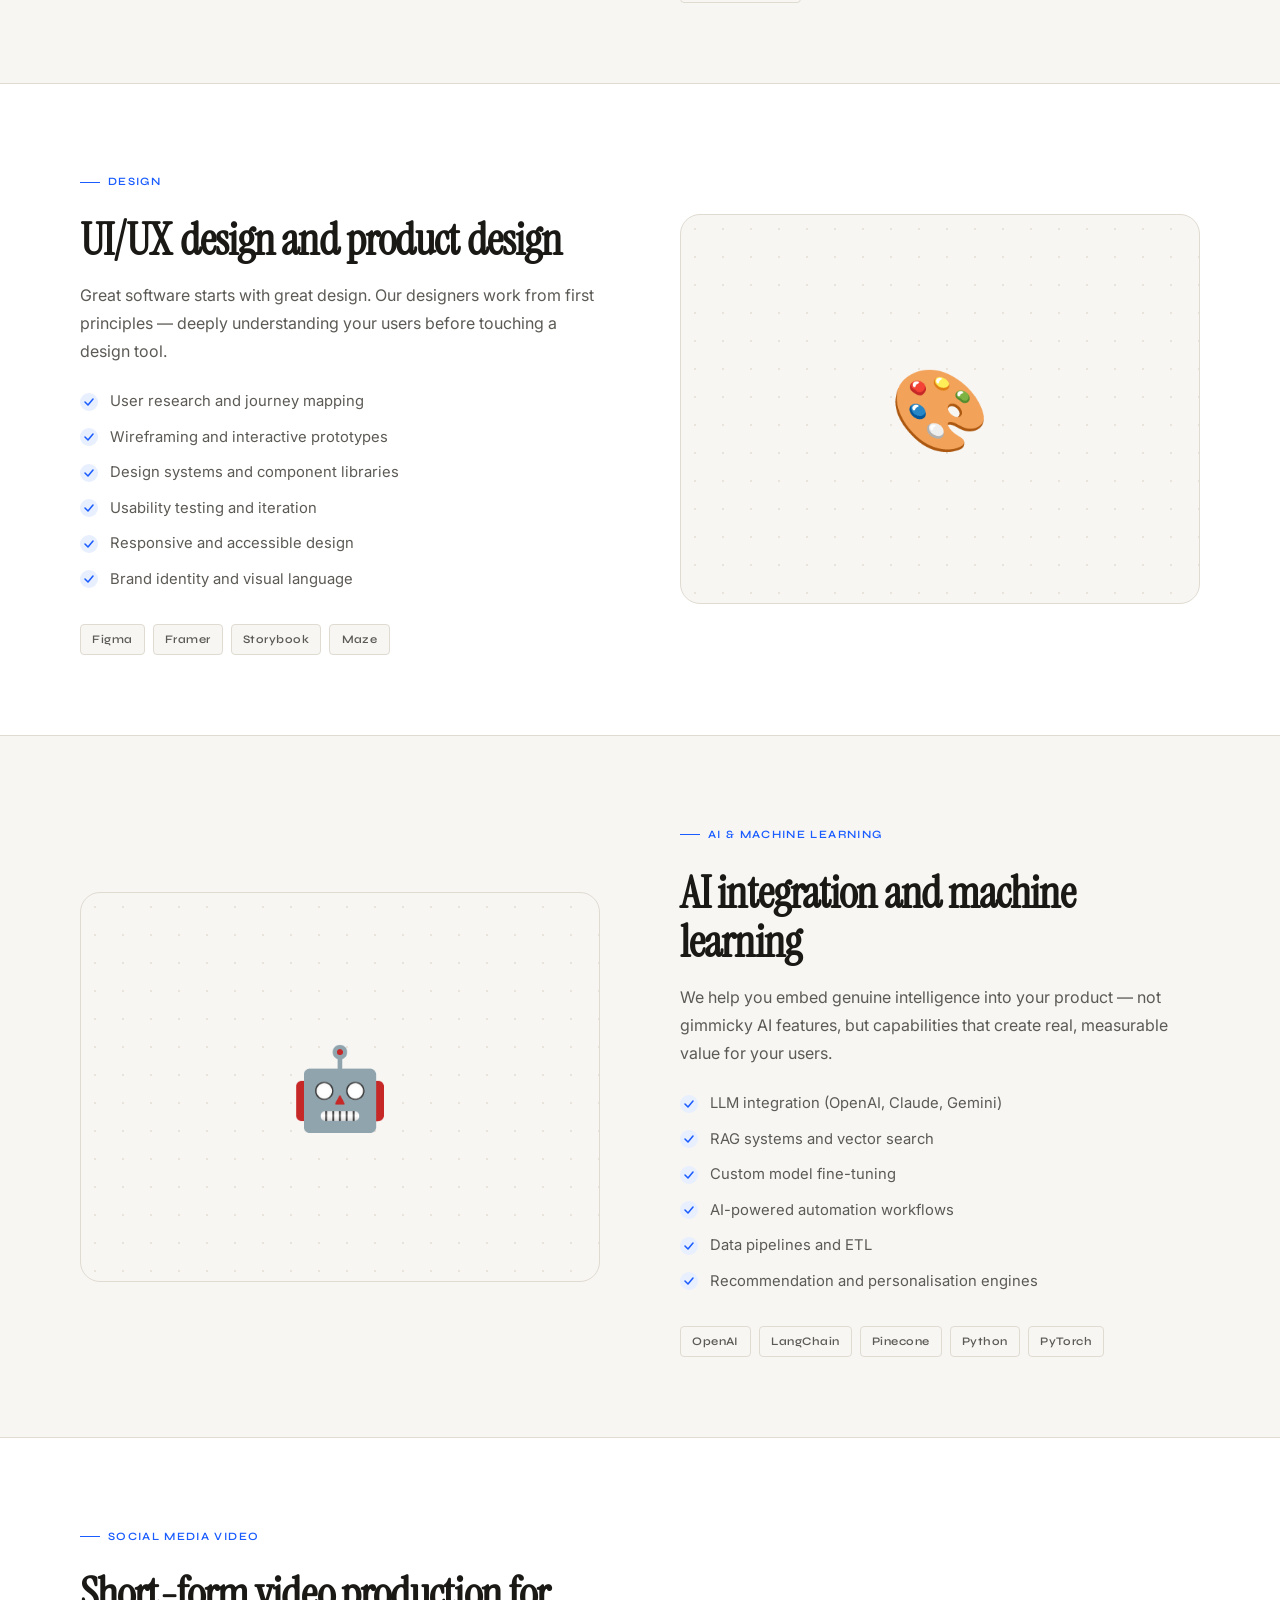
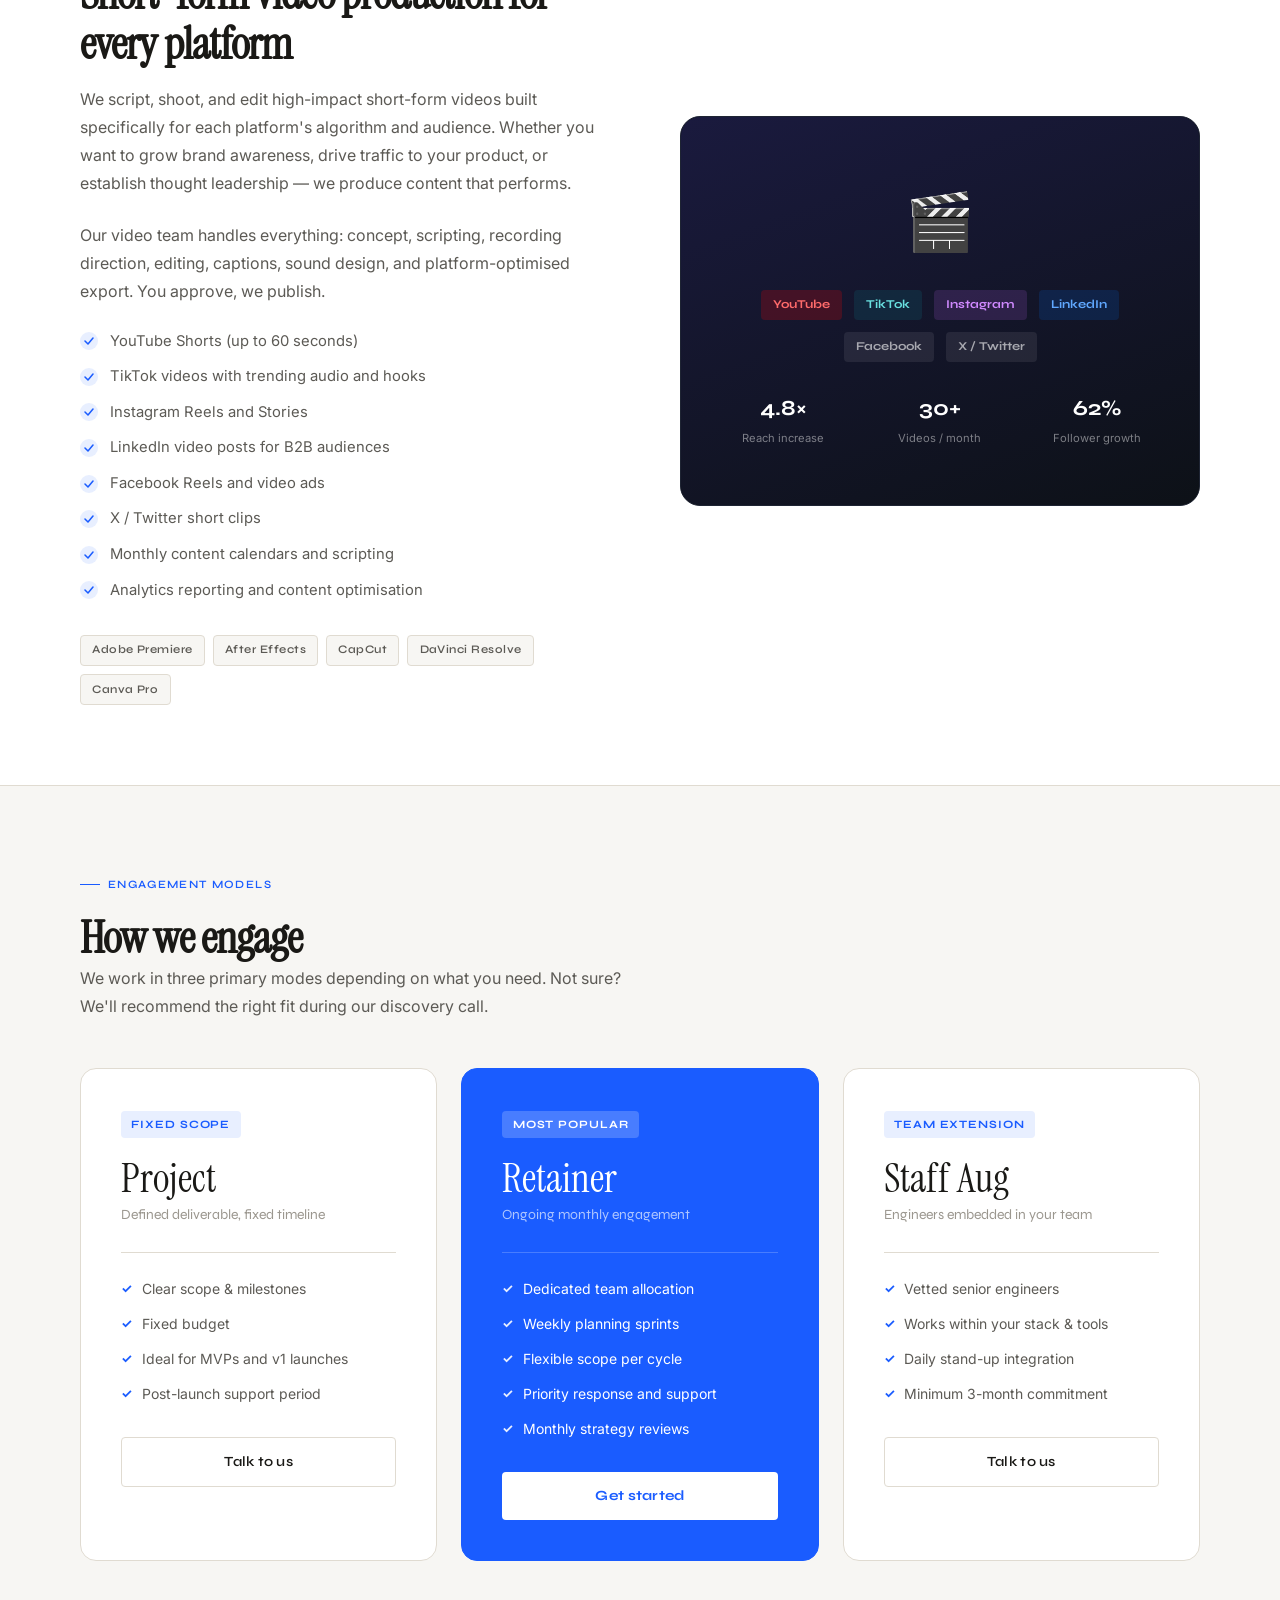
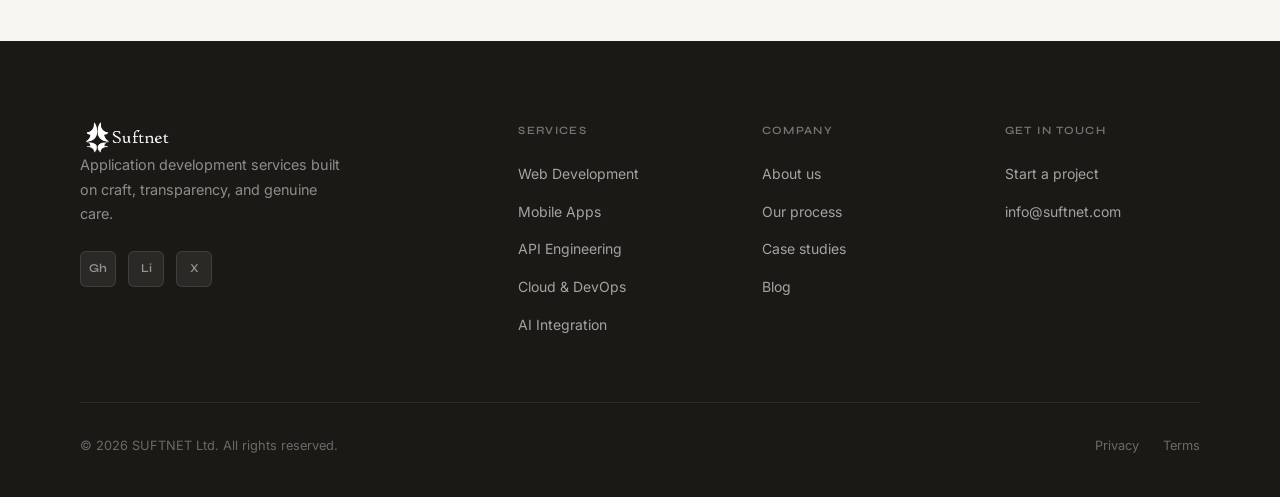
<file: services.html>
<!DOCTYPE html>
<html lang="en">
<head>
<meta charset="UTF-8">
<meta name="viewport" content="width=device-width, initial-scale=1.0">
<title>Services — SUFTNET Application Development</title>
<meta name="description" content="Full-stack web, mobile, API, cloud, design and AI services from SUFTNET.">
<link rel="stylesheet" href="css/style.css">
<style>
.service-section {
  padding: 5rem 0;
  border-bottom: 1px solid var(--border);
}
.service-section:last-of-type { border-bottom: none; }
.svc-layout {
  display: grid;
  grid-template-columns: 1fr 1fr;
  gap: 5rem;
  align-items: center;
}
.svc-layout.reverse { direction: rtl; }
.svc-layout.reverse > * { direction: ltr; }
.svc-content h2 { margin-bottom: 1rem; }
.svc-content p { margin-bottom: 1.5rem; }
.svc-list { list-style: none; display: flex; flex-direction: column; gap: 0.65rem; margin-bottom: 2rem; }
.svc-list li {
  display: flex; align-items: center; gap: 0.75rem;
  font-size: 0.925rem; color: var(--text-2);
}
.svc-list li::before {
  content: '';
  width: 18px; height: 18px;
  border-radius: 50%;
  background: var(--accent-light);
  flex-shrink: 0;
  background-image: url("data:image/svg+xml,%3Csvg width='10' height='8' viewBox='0 0 10 8' fill='none' xmlns='http://www.w3.org/2000/svg'%3E%3Cpath d='M1 4l3 3 5-6' stroke='%231a5cff' stroke-width='1.5' stroke-linecap='round' stroke-linejoin='round'/%3E%3C/svg%3E");
  background-repeat: no-repeat;
  background-position: center;
}
.svc-visual {
  background: var(--off-white);
  border: 1px solid var(--border);
  border-radius: 20px;
  aspect-ratio: 4/3;
  display: flex;
  align-items: center;
  justify-content: center;
  font-size: 5rem;
  position: relative;
  overflow: hidden;
}
.svc-visual-pattern {
  position: absolute; inset: 0;
  background-image: radial-gradient(var(--stone) 1.5px, transparent 1.5px);
  background-size: 28px 28px;
}
.svc-visual-emoji { position: relative; z-index: 1; }
.tech-tags { display: flex; flex-wrap: wrap; gap: 0.5rem; margin-top: 1rem; }
.tech-tag {
  background: var(--off-white);
  border: 1px solid var(--border);
  border-radius: 4px;
  padding: 0.3rem 0.7rem;
  font-family: var(--sans);
  font-size: 0.72rem;
  font-weight: 600;
  color: var(--text-2);
  letter-spacing: 0.04em;
}

/* PRICING STRIP */
.pricing-strip { background: var(--off-white); border-top: 1px solid var(--border); padding: 5rem 0; }
.pricing-grid { display: grid; grid-template-columns: repeat(3, 1fr); gap: 1.5rem; margin-top: 3rem; }
.pricing-card {
  background: var(--white);
  border: 1px solid var(--border);
  border-radius: var(--r-lg);
  padding: 2.5rem;
}
.pricing-card.featured {
  background: var(--accent);
  border-color: var(--accent);
}
.pricing-card.featured h3,
.pricing-card.featured .price,
.pricing-card.featured p,
.pricing-card.featured li { color: #fff !important; }
.pricing-card.featured .price-period { color: rgba(255,255,255,0.65) !important; }
.pricing-card.featured hr { border-color: rgba(255,255,255,0.2); }
.plan-badge {
  display: inline-block;
  background: var(--accent-light);
  color: var(--accent);
  font-family: var(--sans);
  font-size: 0.7rem;
  font-weight: 700;
  letter-spacing: 0.08em;
  text-transform: uppercase;
  padding: 0.25rem 0.65rem;
  border-radius: 4px;
  margin-bottom: 1.25rem;
}
.pricing-card.featured .plan-badge { background: rgba(255,255,255,0.2); color: #fff; }
.price { font-family: var(--serif); font-size: 2.5rem; color: var(--text); line-height: 1; }
.price-period { font-size: 0.875rem; color: var(--text-3); font-family: var(--sans); }
.pricing-card hr { margin: 1.5rem 0; border-color: var(--border); }
.pricing-card ul { list-style: none; display: flex; flex-direction: column; gap: 0.7rem; margin-bottom: 2rem; }
.pricing-card li { font-size: 0.875rem; color: var(--text-2); display: flex; align-items: center; gap: 0.6rem; }
.pricing-card li::before { content: '✓'; font-weight: 700; color: var(--accent); font-size: 0.8rem; }
.pricing-card.featured li::before { color: rgba(255,255,255,0.9); }

@media (max-width: 900px) {
  .svc-layout { grid-template-columns: 1fr; gap: 2.5rem; }
  .svc-layout.reverse { direction: ltr; }
  .pricing-grid { grid-template-columns: 1fr; max-width: 480px; margin-left: auto; margin-right: auto; }
}
</style>
</head>
<body>

<nav class="nav">
  <div class="container">
    <a href="index.html" class="nav-logo-img"><img src="assets/img/logo.png" alt="Suftnet" style="height:56px;width:auto;display:block;"></a>
    <ul class="nav-links">
      <li><a href="services.html" class="active">Services</a></li>
      <li><a href="process.html">Process</a></li>
      <li><a href="about.html">About</a></li>
      <li><a href="case-studies.html">Work</a></li>
      <li><a href="blog.html">Blog</a></li>
    </ul>
    <a href="contact.html" class="btn btn-primary nav-cta">Get in touch</a>
  </div>
</nav>

<div class="page-hero">
  <div class="container">
    <p class="tag">What we offer</p>
    <h1>Services built to ship great products</h1>
    <p>We cover the full spectrum of product development — from early ideation through to ongoing scale — plus social media video production to help you grow your brand online. No subcontracting. No hand-offs to junior teams.</p>
  </div>
</div>

<section id="web" class="service-section">
  <div class="container">
    <div class="svc-layout">
      <div class="svc-content reveal">
        <p class="tag">Web Development</p>
        <h2>Full-stack web application development</h2>
        <p>We build production-grade web applications from the database layer up to the user interface. Our engineers choose the right architecture for your growth stage — not the one that's trendy right now.</p>
        <ul class="svc-list">
          <li>Custom SaaS and B2B application builds</li>
          <li>High-traffic consumer platforms</li>
          <li>E-commerce and marketplace systems</li>
          <li>Dashboard and data-heavy interfaces</li>
          <li>CMS integrations and headless builds</li>
          <li>Legacy system modernisation</li>
        </ul>
        <div class="tech-tags">
          <span class="tech-tag">React</span><span class="tech-tag">Next.js</span><span class="tech-tag">TypeScript</span><span class="tech-tag">Node.js</span><span class="tech-tag">PostgreSQL</span><span class="tech-tag">Redis</span>
        </div>
      </div>
      <div class="reveal" data-delay="150">
        <div class="svc-visual"><div class="svc-visual-pattern"></div><div class="svc-visual-emoji">⚡</div></div>
      </div>
    </div>
  </div>
</section>

<section id="mobile" class="service-section" style="background:var(--off-white)">
  <div class="container">
    <div class="svc-layout reverse">
      <div class="svc-content reveal">
        <p class="tag">Mobile Development</p>
        <h2>iOS and Android app development</h2>
        <p>Whether you need a native experience for performance or a cross-platform build for speed to market, our mobile team delivers apps that feel at home on every device.</p>
        <ul class="svc-list">
          <li>React Native cross-platform builds</li>
          <li>Native Swift / Kotlin development</li>
          <li>Flutter for rapid prototyping</li>
          <li>Offline-first architecture</li>
          <li>App Store and Play Store submission</li>
          <li>Push notifications and deep linking</li>
        </ul>
        <div class="tech-tags">
          <span class="tech-tag">React Native</span><span class="tech-tag">Flutter</span><span class="tech-tag">Swift</span><span class="tech-tag">Kotlin</span><span class="tech-tag">Expo</span>
        </div>
      </div>
      <div class="reveal" data-delay="150">
        <div class="svc-visual"><div class="svc-visual-pattern"></div><div class="svc-visual-emoji">📱</div></div>
      </div>
    </div>
  </div>
</section>

<section id="api" class="service-section">
  <div class="container">
    <div class="svc-layout">
      <div class="svc-content reveal">
        <p class="tag">Backend & APIs</p>
        <h2>API and backend engineering</h2>
        <p>Robust, well-documented APIs and backend systems that your frontend can rely on. We design for failure, plan for scale, and obsess over response times.</p>
        <ul class="svc-list">
          <li>REST and GraphQL API design</li>
          <li>Microservices and event-driven architecture</li>
          <li>Authentication, RBAC, and security</li>
          <li>Third-party integrations (Stripe, Twilio, etc.)</li>
          <li>Database design and optimisation</li>
          <li>WebSockets and real-time systems</li>
        </ul>
        <div class="tech-tags">
          <span class="tech-tag">Node.js</span><span class="tech-tag">Python</span><span class="tech-tag">Go</span><span class="tech-tag">GraphQL</span><span class="tech-tag">gRPC</span><span class="tech-tag">MongoDB</span>
        </div>
      </div>
      <div class="reveal" data-delay="150">
        <div class="svc-visual"><div class="svc-visual-pattern"></div><div class="svc-visual-emoji">🔗</div></div>
      </div>
    </div>
  </div>
</section>

<section id="cloud" class="service-section" style="background:var(--off-white)">
  <div class="container">
    <div class="svc-layout reverse">
      <div class="svc-content reveal">
        <p class="tag">Cloud & DevOps</p>
        <h2>Cloud infrastructure and DevOps</h2>
        <p>We set up the infrastructure that lets your team ship with confidence — automated pipelines, zero-downtime deployments, and observability at every layer.</p>
        <ul class="svc-list">
          <li>AWS, GCP, and Azure architectures</li>
          <li>Docker and Kubernetes orchestration</li>
          <li>CI/CD pipeline design and automation</li>
          <li>Infrastructure as Code (Terraform)</li>
          <li>Monitoring, alerting, and incident response</li>
          <li>Cost optimisation audits</li>
        </ul>
        <div class="tech-tags">
          <span class="tech-tag">AWS</span><span class="tech-tag">GCP</span><span class="tech-tag">Terraform</span><span class="tech-tag">Docker</span><span class="tech-tag">Kubernetes</span><span class="tech-tag">GitHub Actions</span>
        </div>
      </div>
      <div class="reveal" data-delay="150">
        <div class="svc-visual"><div class="svc-visual-pattern"></div><div class="svc-visual-emoji">☁️</div></div>
      </div>
    </div>
  </div>
</section>

<section id="design" class="service-section">
  <div class="container">
    <div class="svc-layout">
      <div class="svc-content reveal">
        <p class="tag">Design</p>
        <h2>UI/UX design and product design</h2>
        <p>Great software starts with great design. Our designers work from first principles — deeply understanding your users before touching a design tool.</p>
        <ul class="svc-list">
          <li>User research and journey mapping</li>
          <li>Wireframing and interactive prototypes</li>
          <li>Design systems and component libraries</li>
          <li>Usability testing and iteration</li>
          <li>Responsive and accessible design</li>
          <li>Brand identity and visual language</li>
        </ul>
        <div class="tech-tags">
          <span class="tech-tag">Figma</span><span class="tech-tag">Framer</span><span class="tech-tag">Storybook</span><span class="tech-tag">Maze</span>
        </div>
      </div>
      <div class="reveal" data-delay="150">
        <div class="svc-visual"><div class="svc-visual-pattern"></div><div class="svc-visual-emoji">🎨</div></div>
      </div>
    </div>
  </div>
</section>

<section id="ai" class="service-section" style="background:var(--off-white)">
  <div class="container">
    <div class="svc-layout reverse">
      <div class="svc-content reveal">
        <p class="tag">AI & Machine Learning</p>
        <h2>AI integration and machine learning</h2>
        <p>We help you embed genuine intelligence into your product — not gimmicky AI features, but capabilities that create real, measurable value for your users.</p>
        <ul class="svc-list">
          <li>LLM integration (OpenAI, Claude, Gemini)</li>
          <li>RAG systems and vector search</li>
          <li>Custom model fine-tuning</li>
          <li>AI-powered automation workflows</li>
          <li>Data pipelines and ETL</li>
          <li>Recommendation and personalisation engines</li>
        </ul>
        <div class="tech-tags">
          <span class="tech-tag">OpenAI</span><span class="tech-tag">LangChain</span><span class="tech-tag">Pinecone</span><span class="tech-tag">Python</span><span class="tech-tag">PyTorch</span>
        </div>
      </div>
      <div class="reveal" data-delay="150">
        <div class="svc-visual"><div class="svc-visual-pattern"></div><div class="svc-visual-emoji">🤖</div></div>
      </div>
    </div>
  </div>
</section>

<section id="video" class="service-section">
  <div class="container">
    <div class="svc-layout">
      <div class="svc-content reveal">
        <p class="tag">Social Media Video</p>
        <h2>Short-form video production for every platform</h2>
        <p>We script, shoot, and edit high-impact short-form videos built specifically for each platform's algorithm and audience. Whether you want to grow brand awareness, drive traffic to your product, or establish thought leadership — we produce content that performs.</p>
        <p>Our video team handles everything: concept, scripting, recording direction, editing, captions, sound design, and platform-optimised export. You approve, we publish.</p>
        <ul class="svc-list">
          <li>YouTube Shorts (up to 60 seconds)</li>
          <li>TikTok videos with trending audio and hooks</li>
          <li>Instagram Reels and Stories</li>
          <li>LinkedIn video posts for B2B audiences</li>
          <li>Facebook Reels and video ads</li>
          <li>X / Twitter short clips</li>
          <li>Monthly content calendars and scripting</li>
          <li>Analytics reporting and content optimisation</li>
        </ul>
        <div class="tech-tags">
          <span class="tech-tag">Adobe Premiere</span><span class="tech-tag">After Effects</span><span class="tech-tag">CapCut</span><span class="tech-tag">DaVinci Resolve</span><span class="tech-tag">Canva Pro</span>
        </div>
      </div>
      <div class="reveal" data-delay="150">
        <div class="svc-visual" style="background:#0d1117; border-color:#1e2433;">
          <div style="position:absolute;inset:0;background:linear-gradient(160deg,#1a1a3e 0%,#0d1117 100%);"></div>
          <div style="position:relative;z-index:1;display:flex;flex-direction:column;align-items:center;gap:1.25rem;padding:2rem;">
            <div style="font-size:3.5rem;">🎬</div>
            <div style="display:flex;gap:0.75rem;flex-wrap:wrap;justify-content:center;">
              <span style="background:rgba(255,0,0,0.2);color:#ff6b6b;font-family:var(--sans);font-size:0.75rem;font-weight:700;padding:0.3rem 0.75rem;border-radius:4px;">YouTube</span>
              <span style="background:rgba(0,255,255,0.08);color:#69e0e0;font-family:var(--sans);font-size:0.75rem;font-weight:700;padding:0.3rem 0.75rem;border-radius:4px;">TikTok</span>
              <span style="background:rgba(200,100,255,0.15);color:#d08aff;font-family:var(--sans);font-size:0.75rem;font-weight:700;padding:0.3rem 0.75rem;border-radius:4px;">Instagram</span>
              <span style="background:rgba(0,118,255,0.15);color:#60a8ff;font-family:var(--sans);font-size:0.75rem;font-weight:700;padding:0.3rem 0.75rem;border-radius:4px;">LinkedIn</span>
              <span style="background:rgba(255,255,255,0.08);color:rgba(255,255,255,0.6);font-family:var(--sans);font-size:0.75rem;font-weight:700;padding:0.3rem 0.75rem;border-radius:4px;">Facebook</span>
              <span style="background:rgba(255,255,255,0.08);color:rgba(255,255,255,0.6);font-family:var(--sans);font-size:0.75rem;font-weight:700;padding:0.3rem 0.75rem;border-radius:4px;">X / Twitter</span>
            </div>
            <div style="display:grid;grid-template-columns:1fr 1fr 1fr;gap:1rem;width:100%;margin-top:0.5rem;">
              <div style="text-align:center;">
                <div style="font-family:var(--sans);font-weight:700;font-size:1.35rem;color:#fff;">4.8×</div>
                <div style="font-size:0.7rem;color:rgba(255,255,255,0.45);margin-top:0.2rem;">Reach increase</div>
              </div>
              <div style="text-align:center;">
                <div style="font-family:var(--sans);font-weight:700;font-size:1.35rem;color:#fff;">30+</div>
                <div style="font-size:0.7rem;color:rgba(255,255,255,0.45);margin-top:0.2rem;">Videos / month</div>
              </div>
              <div style="text-align:center;">
                <div style="font-family:var(--sans);font-weight:700;font-size:1.35rem;color:#fff;">62%</div>
                <div style="font-size:0.7rem;color:rgba(255,255,255,0.45);margin-top:0.2rem;">Follower growth</div>
              </div>
            </div>
          </div>
        </div>
      </div>
    </div>
  </div>
</section>

<!-- PRICING -->
<div class="pricing-strip">
  <div class="container">
    <div style="max-width:560px">
      <p class="tag">Engagement models</p>
      <h2>How we engage</h2>
      <p>We work in three primary modes depending on what you need. Not sure? We'll recommend the right fit during our discovery call.</p>
    </div>
    <div class="pricing-grid">
      <div class="pricing-card reveal">
        <div class="plan-badge">Fixed scope</div>
        <div class="price">Project</div>
        <p class="price-period" style="margin-top:0.35rem">Defined deliverable, fixed timeline</p>
        <hr>
        <ul>
          <li>Clear scope & milestones</li>
          <li>Fixed budget</li>
          <li>Ideal for MVPs and v1 launches</li>
          <li>Post-launch support period</li>
        </ul>
        <a href="contact.html" class="btn btn-outline" style="width:100%; justify-content:center">Talk to us</a>
      </div>
      <div class="pricing-card featured reveal" data-delay="120">
        <div class="plan-badge">Most popular</div>
        <div class="price">Retainer</div>
        <p class="price-period" style="margin-top:0.35rem">Ongoing monthly engagement</p>
        <hr>
        <ul>
          <li>Dedicated team allocation</li>
          <li>Weekly planning sprints</li>
          <li>Flexible scope per cycle</li>
          <li>Priority response and support</li>
          <li>Monthly strategy reviews</li>
        </ul>
        <a href="contact.html" class="btn" style="width:100%; justify-content:center; background:#fff; color:var(--accent); font-family:var(--sans); font-weight:700">Get started</a>
      </div>
      <div class="pricing-card reveal" data-delay="240">
        <div class="plan-badge">Team extension</div>
        <div class="price">Staff Aug</div>
        <p class="price-period" style="margin-top:0.35rem">Engineers embedded in your team</p>
        <hr>
        <ul>
          <li>Vetted senior engineers</li>
          <li>Works within your stack & tools</li>
          <li>Daily stand-up integration</li>
          <li>Minimum 3-month commitment</li>
        </ul>
        <a href="contact.html" class="btn btn-outline" style="width:100%; justify-content:center">Talk to us</a>
      </div>
    </div>
  </div>
</div>

<footer>
  <div class="container">
    <div class="footer-grid">
      <div class="footer-brand">
        <a href="index.html" class="nav-logo-img"><img src="assets/img/logo.png" alt="Suftnet" style="height:32px;width:auto;display:block;filter:brightness(0) invert(1);"></a>
        <p>Application development services built on craft, transparency, and genuine care.</p>
        <div class="social-icons">
          <a href="#" class="social-icon">Gh</a><a href="#" class="social-icon">Li</a><a href="#" class="social-icon">X</a>
        </div>
      </div>
      <div class="footer-col"><h4>Services</h4><ul><li><a href="services.html">Web Development</a></li><li><a href="services.html">Mobile Apps</a></li><li><a href="services.html">API Engineering</a></li><li><a href="services.html">Cloud & DevOps</a></li><li><a href="services.html">AI Integration</a></li></ul></div>
      <div class="footer-col"><h4>Company</h4><ul><li><a href="about.html">About us</a></li><li><a href="process.html">Our process</a></li><li><a href="case-studies.html">Case studies</a></li><li><a href="blog.html">Blog</a></li></ul></div>
      <div class="footer-col"><h4>Get in touch</h4><ul><li><a href="contact.html">Start a project</a></li><li><a href="mailto:info@suftnet.com">info@suftnet.com</a></li></ul></div>
    </div>
    <div class="footer-bottom">
      <p>© 2026 SUFTNET Ltd. All rights reserved.</p>
      <div class="footer-legal"><a href="#">Privacy</a><a href="#">Terms</a></div>
    </div>
  </div>
</footer>
<script src="js/main.js"></script>
</body>
</html>
</file>
<file: css/style.css>
/* ============================================
   SUFTNET — Global Stylesheet
   White theme, refined typographic system
   ============================================ */

@import url('https://fonts.googleapis.com/css2?family=Instrument+Serif:ital@0;1&family=Syne:wght@400;500;600;700&family=Inter:wght@300;400;500&display=swap');

*, *::before, *::after { box-sizing: border-box; margin: 0; padding: 0; }

:root {
  --white: #ffffff;
  --off-white: #f7f6f3;
  --cream: #f2f0eb;
  --stone: #e8e4dc;
  --border: #e0dbd1;
  --text: #1a1916;
  --text-2: #5c5a55;
  --text-3: #9b978f;
  --accent: #1a5cff;
  --accent-light: #e8efff;
  --accent-2: #0f3db5;
  --success: #1a8a5c;
  --serif: 'Instrument Serif', Georgia, serif;
  --sans: 'Syne', system-ui, sans-serif;
  --body: 'Inter', system-ui, sans-serif;
  --nav-h: 72px;
  --max: 1200px;
  --r: 8px;
  --r-lg: 16px;
}

html { scroll-behavior: smooth; font-size: 16px; }

body {
  background: var(--white);
  color: var(--text);
  font-family: var(--body);
  font-size: 1rem;
  line-height: 1.7;
  -webkit-font-smoothing: antialiased;
}

/* ---- UTILITIES ---- */
.container { max-width: var(--max); margin: 0 auto; padding: 0 2.5rem; }
.section-pad { padding: 6rem 0; }
.section-pad-sm { padding: 4rem 0; }

.tag {
  display: inline-flex;
  align-items: center;
  gap: 0.5rem;
  font-family: var(--sans);
  font-size: 0.7rem;
  font-weight: 600;
  letter-spacing: 0.12em;
  text-transform: uppercase;
  color: var(--accent);
  margin-bottom: 1.25rem;
}
.tag::before {
  content: '';
  display: inline-block;
  width: 20px; height: 1px;
  background: var(--accent);
}

h1, h2, h3 { font-family: var(--serif); letter-spacing: -0.02em; line-height: 1.1; }
h1 { font-size: clamp(2.8rem, 5vw, 4.5rem); color: var(--text); }
h2 { font-size: clamp(2rem, 3.5vw, 3rem); color: var(--text); }
h3 { font-size: 1.35rem; color: var(--text); font-weight: 400; }
h4 { font-family: var(--sans); font-size: 0.8rem; font-weight: 600; letter-spacing: 0.1em; text-transform: uppercase; color: var(--text-2); }
p { color: var(--text-2); line-height: 1.75; }

/* ---- BUTTONS ---- */
.btn {
  display: inline-flex;
  align-items: center;
  gap: 0.5rem;
  font-family: var(--sans);
  font-size: 0.875rem;
  font-weight: 600;
  padding: 0.75rem 1.75rem;
  border-radius: 4px;
  text-decoration: none;
  cursor: pointer;
  border: none;
  transition: all 0.18s ease;
  letter-spacing: 0.02em;
}
.btn-primary {
  background: var(--accent);
  color: #fff;
}
.btn-primary:hover { background: var(--accent-2); transform: translateY(-1px); }
.btn-outline {
  background: transparent;
  color: var(--text);
  border: 1.5px solid var(--border);
}
.btn-outline:hover { border-color: var(--text); }
.btn-text {
  background: transparent;
  color: var(--accent);
  padding: 0;
  font-size: 0.875rem;
}
.btn-text svg { transition: transform 0.2s; }
.btn-text:hover svg { transform: translateX(4px); }

/* ---- NAV ---- */
.nav {
  position: fixed;
  top: 0; left: 0; right: 0;
  z-index: 200;
  height: var(--nav-h);
  display: flex;
  align-items: center;
  background: rgba(255,255,255,0.92);
  backdrop-filter: blur(20px);
  border-bottom: 1px solid var(--border);
}
.nav .container { display: flex; align-items: center; justify-content: space-between; width: 100%; }
.nav-logo {
  font-family: var(--sans);
  font-weight: 700;
  font-size: 1.1rem;
  letter-spacing: 0.08em;
  color: var(--text);
  text-decoration: none;
}
.nav-logo span { color: var(--accent); }
.nav-links { display: flex; align-items: center; gap: 2.5rem; list-style: none; }
.nav-links a {
  font-family: var(--sans);
  font-size: 0.85rem;
  font-weight: 500;
  color: var(--text-2);
  text-decoration: none;
  letter-spacing: 0.03em;
  transition: color 0.2s;
}
.nav-links a:hover,
.nav-links a.active { color: var(--text); }
.nav-cta { margin-left: 1rem; }

/* ---- PAGE HEADER (inner pages) ---- */
.page-hero {
  padding: calc(var(--nav-h) + 5rem) 0 5rem;
  background: var(--off-white);
  border-bottom: 1px solid var(--border);
}
.page-hero .tag { margin-bottom: 1.5rem; }
.page-hero h1 { margin-bottom: 1.5rem; max-width: 700px; }
.page-hero p { font-size: 1.15rem; max-width: 580px; color: var(--text-2); }

/* ---- CARDS ---- */
.card {
  background: var(--white);
  border: 1px solid var(--border);
  border-radius: var(--r-lg);
  padding: 2rem;
  transition: box-shadow 0.25s, transform 0.25s;
}
.card:hover {
  box-shadow: 0 12px 40px rgba(0,0,0,0.07);
  transform: translateY(-3px);
}

/* ---- DIVIDERS ---- */
hr { border: none; border-top: 1px solid var(--border); }

/* ---- FOOTER ---- */
footer {
  background: var(--text);
  color: rgba(255,255,255,0.6);
  padding: 5rem 0 2.5rem;
}
.footer-grid {
  display: grid;
  grid-template-columns: 2fr 1fr 1fr 1fr;
  gap: 3rem;
  margin-bottom: 4rem;
}
.footer-brand .nav-logo { color: #fff; margin-bottom: 1rem; display: inline-block; }
.footer-brand p { color: rgba(255,255,255,0.5); font-size: 0.9rem; max-width: 260px; line-height: 1.7; margin-bottom: 1.5rem; }
.footer-col h4 { color: rgba(255,255,255,0.4); font-size: 0.7rem; letter-spacing: 0.12em; margin-bottom: 1.25rem; }
.footer-col ul { list-style: none; display: flex; flex-direction: column; gap: 0.65rem; }
.footer-col a { color: rgba(255,255,255,0.6); text-decoration: none; font-size: 0.875rem; transition: color 0.2s; }
.footer-col a:hover { color: #fff; }
.footer-bottom {
  padding-top: 2rem;
  border-top: 1px solid rgba(255,255,255,0.08);
  display: flex;
  justify-content: space-between;
  align-items: center;
  gap: 1rem;
  flex-wrap: wrap;
}
.footer-bottom p { font-size: 0.8rem; color: rgba(255,255,255,0.35); }
.footer-legal { display: flex; gap: 1.5rem; }
.footer-legal a { font-size: 0.8rem; color: rgba(255,255,255,0.35); text-decoration: none; }
.footer-legal a:hover { color: rgba(255,255,255,0.7); }

/* ---- SOCIAL ---- */
.social-icons { display: flex; gap: 0.75rem; }
.social-icon {
  width: 36px; height: 36px;
  background: rgba(255,255,255,0.07);
  border: 1px solid rgba(255,255,255,0.1);
  border-radius: 6px;
  display: flex; align-items: center; justify-content: center;
  color: rgba(255,255,255,0.5);
  text-decoration: none;
  font-size: 0.75rem;
  font-family: var(--sans);
  font-weight: 600;
  transition: all 0.2s;
}
.social-icon:hover {
  background: rgba(255,255,255,0.12);
  color: #fff;
}

/* ---- FADE IN ---- */
.reveal {
  opacity: 0;
  transform: translateY(24px);
  transition: opacity 0.65s ease, transform 0.65s ease;
}
.reveal.visible {
  opacity: 1;
  transform: translateY(0);
}

/* ---- RESPONSIVE ---- */
@media (max-width: 1024px) {
  .container { padding: 0 1.75rem; }
}
@media (max-width: 768px) {
  .container { padding: 0 1.25rem; }
  .section-pad { padding: 4rem 0; }
  .nav-links { display: none; }
  .footer-grid { grid-template-columns: 1fr 1fr; gap: 2.5rem; }
  .nav-cta { display: none; }
}
@media (max-width: 480px) {
  .footer-grid { grid-template-columns: 1fr; }
}
</file>
